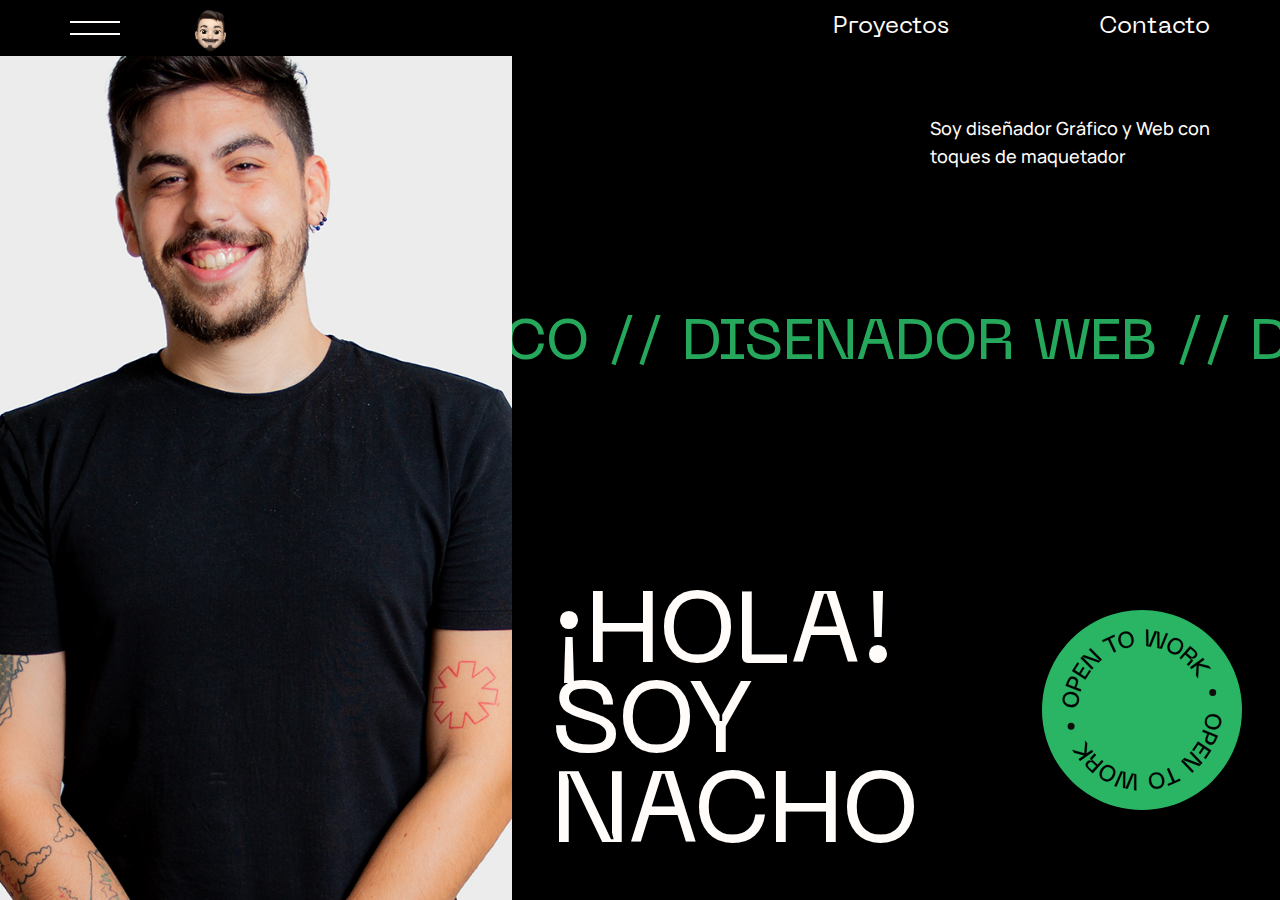
<file: index.html>
<!DOCTYPE html>
<html lang="en">
  <head>
    <meta charset="UTF-8">
    <meta name="viewport" content="width=device-width, initial-scale=1.0"><link rel="apple-touch-icon" sizes="57x57" href="./favicon/apple-icon-57x57.png">
<link rel="apple-touch-icon" sizes="60x60" href="./favicon/apple-icon-60x60.png">
<link rel="apple-touch-icon" sizes="72x72" href="./favicon/apple-icon-72x72.png">
<link rel="apple-touch-icon" sizes="76x76" href="./favicon/apple-icon-76x76.png">
<link rel="apple-touch-icon" sizes="114x114" href="./favicon/apple-icon-114x114.png">
<link rel="apple-touch-icon" sizes="120x120" href="./favicon/apple-icon-120x120.png">
<link rel="apple-touch-icon" sizes="144x144" href="./favicon/apple-icon-144x144.png">
<link rel="apple-touch-icon" sizes="152x152" href="./favicon/apple-icon-152x152.png">
<link rel="apple-touch-icon" sizes="180x180" href="./favicon/apple-icon-180x180.png">
<link rel="icon" type="image/png" sizes="192x192"  href="./favicon/android-icon-192x192.png">
<link rel="icon" type="image/png" sizes="32x32" href="./favicon/favicon-32x32.png">
<link rel="icon" type="image/png" sizes="96x96" href="./favicon/favicon-96x96.png">
<link rel="icon" type="image/png" sizes="16x16" href="./favicon/favicon-16x16.png">
<link rel="manifest" href="./favicon/manifest.json">
<meta name="msapplication-TileColor" content="#ffffff">
<meta name="msapplication-TileImage" content="./favicon/ms-icon-144x144.png">
<meta name="theme-color" content="#ffffff">
    <link href="css/main.css" rel="stylesheet">
    <title>NCS - Diseño web y maquetación</title>
  </head>
  <body class="js-header-main">
    <main class="main">
      <header class="header">
        <div class="header__wrapper">
          <div class="header__burger"><span> </span></div>
          <div class="header__menu"><a class="header__menu-logo" href="index.html">NCS</a>
            <div class="header__menu-exit"></div>
            <div class="header__menu-content">
              <ul class="header__menu-list" id="myMenu">
                <li class="header__menu-item" data-menuanchor="home" data-anchor=".section_home"><a class="header__menu-link" href="#home">Inicio</a></li>
                <li class="header__menu-item" data-menuanchor="about" data-anchor=".section__about"><a class="header__menu-link" href="#about">Sobre mi</a></li>
                <li class="header__menu-item" data-menuanchor="experience" data-anchor=".section__experience"><a class="header__menu-link" href="#experience">Experiencia</a></li>
                <li class="header__menu-item" data-menuanchor="works" data-anchor=".section__works"><a class="header__menu-link" href="#works">Proyectos</a></li>
                <li class="header__menu-item" data-menuanchor="services" data-anchor=".section__services"><a class="header__menu-link" href="#services">Especialidades</a></li>
                <li class="header__menu-item" data-menuanchor="contacts" data-anchor=".section__contacts"><a class="header__menu-link" href="#recognition">Contacto </a></li>
              </ul>
            </div>
          </div><a class="header__logo" href="index.html"><img class="its_me" src="img/main/home/itsme.png" alt="Soy yo, miradme"></a>
          <ul class="header__links">
            <li><a href="#works">Proyectos</a></li>
            <li><a href="#recognition">Contacto</a></li>
          </ul>
        </div>
      </header>
      <div class="wrapper" id="preloader">
        <div class="main-circle">
          <div class="green-circle">
            <div class="brown-circle"></div>
          </div>
        </div>
      </div>
      <div class="nav-widget__wrapper">
        <div class="nav-widget">
          <div class="nav-widget__line">
            <div class="nav-widget__line-active progress-line-js"></div>
          </div>
          <div class="nav-widget__page-number js-page-number">1/9</div>
        </div>
      </div>
      <div id="pagepiling">
        <div class="section section_home pp-scrollable">
          <div class="home js-section" id="home">
            <div class="home-container"><img class="home-image home-image--desktop home__image js-img-home" src="img/main/home/king.jpg" alt="Porfolio Nacho Carrasco"><img class="home-image home-image--mobile home__image js-img-home-adapt" src="img/main/home/home.jpg" alt="Porfolio Nacho Carrasco">
              <div class="home-container__info home-author">
                <h1 class="neue neue-headline1 home-author__name js-author-home">¡Hola! Soy Nacho</h1>
                <p class="manrope manrope-text2 home-author__description">Soy diseñador Gráfico y Web con toques de maquetador</p><a class="home-author__button home-button" href="#recognition">
                  <div class="home-button__item"></div></a>
              </div>
              <div class="home-ticker js-ticker">
                <div class="home-ticker__wrapper">
                  <p class="neue neue-headline2 home-ticker__text">Diseñador gráfico //&nbsp;Diseñador web //&nbsp;Diseñador UX/UI //&nbsp;Maquetador web //&nbsp;y dispuesto a mucho más //&nbsp;</p>
                  <p class="neue neue-headline2 home-ticker__text">Diseñador gráfico //&nbsp;Diseñador web //&nbsp;Diseñador UX/UI //&nbsp;Maquetador web //&nbsp;y dispuesto a mucho más //&nbsp;</p>
                </div>
              </div>
            </div>
          </div>
        </div>
        <div class="section section__about pp-scrollable">
          <div class="section-main about js-section" id="about">
            <div class="container-main about__container">
              <div class="about__row">
                <div class="about__title neue-headline2-green">Mis comienzos en el diseño</div>
                <div class="about__work-info neue-headline3">Comencé estudiando el grado superior de animación 2D, 3D y entornos interactivos en Málaga. 6 años después, he diseñado más de 300 webs y App's.</div>
                <div class="about__img-wrapper"><img class="about__img" src="img/main/about/img1.jpg" alt="img"></div>
                <div class="about__skills">
                  <div class="about__skill-title about__skill-title-one">
                    <div class="neue-headline2 about__skill-counter">5</div><span class="neue-text2 about__skill-name">años de<br/>experiencia</span>
                  </div>
                  <div class="about__skill-title about__skill-title-two">
                    <div class="neue-headline2 about__skill-counter">+300</div><span class="neue-text2 about__skill-name">proyectos <br/> realizados</span>
                  </div>
                  <div class="about__skill-desc about__skill-desc-one manrope-text2">Desde el minuto uno, he tenido la oportunidad de trabajar con grandes profesionales, los cuales me han formado en maquetación web aprendiendo nuevos lenguajes como html, css, javascript, python...y desarrollando mi verdadera pasión, el diseño, desde sus cimientos. He sido encargado directo de proyectos completos, desde la creación de marca, diseño web y app hasta remarketing y publicidad, siguiendo siempre una metodología scrum, de forma proactiva y resolutiva.  </div>
                  <div class="about__skill-desc about__skill-desc-two manrope-text2">Mi objetivo siempre es ayudar a los clientes a visualizar lo mejor de sus negocios, y con mi trabajo, comunicar visualmente su verdadera esencia. No consiste sólo en diseñar, hay que transmitir un mensaje claro, conciso y diferenciativo.</div>
                </div>
              </div>
            </div>
          </div>
        </div>
        <div class="section section__experience pp-scrollable">
          <div class="section-main experience js-section" id="experience">
            <div class="container-main experience__container">
              <div class="experience__title neue-headline2-green">Experiencia</div>
              <div class="experience__row">
                <div class="experience__resume">
                  <div class="experience__resume-text manrope-text2">Como valores a tener en cuenta, no sólo soy proactivo y resolutivo tras 5 años llevando a cabo proyectos de diferentes índoles, dificultades y sectores. Siempre lo he hecho con ilusión y celeridad, adaptándome a los tiempos previstos de cada proyecto y mininizando posibles cambios negativos mediante argumentos de peso en conversaciones con los clientes.</div><a class="experience__resume-button button-primary" href="img/Nacho Carrasco Sanchez CV.pdf"><span>Descargar CV</span><img src="img/main/arrow.svg" alt="img"></a>
                </div>
                <div class="experience__history"><a class="experience__card active" href="#" data-cursor="img/main/experience/cursor1.png">
                    <div class="experience__card-top">
                      <div class="experience__position neue-headline3">Máster en Ciberseguridad</div>
                      <div class="experience__company neue-text1">Atrium</div>
                    </div>
                    <div class="experience__date manrope-text2">En proceso</div></a><a class="experience__card active" href="#" data-cursor="img/main/experience/cursor2.png">
                    <div class="experience__card-top">
                      <div class="experience__position neue-headline3">Diseñador web, gráfico y maquetador frontend</div>
                      <div class="experience__company neue-text1">Solbyte</div>
                    </div>
                    <div class="experience__date manrope-text2">2019 - Actualidad</div></a></div>
              </div>
            </div>
          </div>
        </div>
        <div class="section section__works pp-scrollable">
          <div class="section-main works js-section" id="works">
            <div class="container-main works__container">
              <div class="works__title neue-headline2-green">Trabajos destacados</div>
              <div class="works__row">
                <div class="swiper-container2 works__swiper-container">
                  <div class="swiper-wrapper works__swiper-wrapper">
                    <div class="swiper-slide works__swiper-slide works__slide-sm"><a class="works__card"><img class="works__img" src="img/main/works/img2.jpg" alt="img">
                      <div class="works__text neue-text2" style="color:black;">26 Festival de cine Málaga<span class="subline-common" style="color:black;"  >Diseño App, UX & UI</span></div></a></div>
                    <div class="swiper-slide works__swiper-slide works__slide-xs"><a class="works__card"><img class="works__img" src="img/main/works/img1.jpg" alt="img">
                        <div class="works__text neue-headline3">La quintonería<span class="subline-common">Diseño Web, Copywritting, Creatividades</span></div></a></div>
                    <div class="swiper-slide works__swiper-slide works__slide-sm"><a class="works__card"><img class="works__img" src="img/main/works/img3.jpg" alt="img">
                        <div class="works__text neue- neue-text2">Vibes Hoteles<span class="subline-common">Imagen de marca, Diseño Web, Copywritting, Papelería</span></div></a></div>
                    <div class="swiper-slide works__swiper-slide works__slide-xs"><a class="works__card"><img class="works__img" src="img/main/works/img4.jpg" alt="img">
                        <div class="works__text neue-headline3">Principia formación<span class="subline-common">Diseño de marca, papelería</span></div></a></div>
                    <div class="swiper-slide works__swiper-slide works__slide-sm"><a class="works__card"><img class="works__img" src="img/main/works/img5.jpg" alt="img">
                        <div class="works__text neue-text2">La Ristobottega<span class="subline-common">Diseño Web, Copywritting</span></div></a></div>
                    <div class="swiper-slide works__swiper-slide works__slide-sm"><a class="works__card"><img class="works__img" src="img/main/works/img6.jpg" alt="img">
                        <div class="works__text neue- neue-text2">NPS Seguridad<span class="subline-common">Diseño gráfico 360º, Web, Copywritting, Creatividades, Papelería</span></div></a></div>
                    <div class="swiper-slide works__swiper-slide works__slide-xs"><a class="works__card"><img class="works__img" src="img/main/works/img7.jpg" alt="img">
                        <div class="works__text neue-headline3">Bodegas Embrujo del Sur<span class="subline-common">Diseño Web, Tipografía, Creatividades, Packaging</span></div></a></div>
                  </div>
                </div>
                <div class="swiper-button-wrapper">
                  <div class="swiper-button-prev2 works__swiper-button-prev"><svg width="50" height="50" viewBox="0 0 50 50" fill="none" xmlns="http://www.w3.org/2000/svg">
<circle cx="25" cy="25" r="24.5" stroke="#787A7C"/>
<path d="M29 18L21 25L29 32" stroke="#787A7C"/>
</svg>
                  </div>
                  <div class="swiper-button-next2 works__swiper-button-next"><svg width="50" height="50" viewBox="0 0 50 50" fill="none" xmlns="http://www.w3.org/2000/svg">
<circle cx="25" cy="25" r="24.5" stroke="#787A7C"/>
<path d="M21 32L29 25L21 18" stroke="#787A7C"/>
</svg>
                  </div>
                </div>
              </div>
            </div>
          </div>
        </div>
        <div class="section section__services pp-scrollable">
          <div class="section-main services js-section" id="services">
            <div class="container-main services__container">
              <div class="services__row">
                <div class="services__column">
                  <div class="services__card js-services-item">
                    <div class="services__card-title js-services-control" data-control="1"><span class="manrope-text2 services__card-number">01</span>
                      <div class="neue-headline1 services__card-name">Diseño gráfico</div>
                    </div>
                    <div class="services__tab js-services-content" data-item="1">
                      <div class="services__tab-img-wrapper"> <img class="services__tab-img" src="img/main/services/image1-akk.jpg" alt="img"></div>
                      <div class="services__tab-desc manrope-text2">Teoría del color, conceptualización y creatividad. Muchas horas dando forma a las ideas de todos y cada uno de los clientes con los que he trabajado, desarrollando imágenes de marca, dossieres, logotipos, flyers, banners y ads, elementos gráficos para imprenta y edición de vídeo.</div>
                    </div>
                  </div>
                  <div class="services__card js-services-item">
                    <div class="services__card-title js-services-control" data-control="2"><span class="manrope-text2 services__card-number">02</span>
                      <div class="neue-headline1 services__card-name">Diseño web y App</div>
                    </div>
                    <div class="services__tab js-services-content" data-item="2">
                      <div class="services__tab-img-wrapper"> <img class="services__tab-img" src="img/main/services/image2-akk.jpg" alt="img"></div>
                      <div class="services__tab-desc manrope-text2">Además de con un diseño atractivo, las páginas y las Apps deben contar con factores imprescindibles como un buen UX, arquitectura del software y diseño adaptable a todo tipo de dispositivos y navegadores. Desde el primer paso hasta el último, diseño teniendo en mente mis conocimientos de maquetación para entregar un producto fiable y pulido, además de facilitar el proceso de maquetación y programación. Desde hace tres años, todos los diseños los realizo en figma, teniendo gran control sobre la aplicación a día de hoy. </div>
                    </div>
                  </div>
                  <div class="services__card js-services-item">
                    <div class="services__card-title js-services-control" data-control="3"><span class="manrope-text2 services__card-number">03</span>
                      <div class="neue-headline1 services__card-name">Imagen corporativa</div>
                    </div>
                    <div class="services__tab js-services-content" data-item="3">
                      <div class="services__tab-img-wrapper"> <img class="services__tab-img" src="img/main/services/image3-akk.jpg" alt="img"></div>
                      <div class="services__tab-desc manrope-text2">Desde hace tres años, no sólo diseño logotipos, realizo estudios completos de marca, mediante reuniones, seguimientos e investigación de cada campo, para entregar un producto final completo, construido desde sus cimientos, para poder avanzar como marca con una identidad visual clara, unos mensajes definidos y toda una ristra completa de elementos gráficos listos para abrir un negocio o hacer un lavado de cara integral.</div>
                    </div>
                  </div>
                  <div class="services__card js-services-item">
                    <div class="services__card-title js-services-control" data-control="4"><span class="manrope-text2 services__card-number">04</span>
                      <div class="neue-headline1 services__card-name">Aprendizaje</div>
                    </div>
                    <div class="services__tab js-services-content" data-item="4">
                      <div class="services__tab-img-wrapper"> <img class="services__tab-img" src="img/main/services/image4-akk.jpg" alt="img"></div>
                      <div class="services__tab-desc manrope-text2">El diseño, si no se estudia continuamente, se pierde. Es una búsqueda constante de nuevas tendencias, métodos de diseño, softwares y más. En mi día a día, no dudo en investigar todo lo relacionado con el diseño. Acudiré virtualmente al evento de figma de este verano, estoy realizando un máster actualmente, utilizo páginas de formaciones gratuitas en tendencias y elementos y, en resumen, giro día a día en torno al diseño desde que me levanto hasta que me acuesto, no es algo que se quede en el entorno laboral.</div>
                    </div>
                  </div>
                </div>
                <div class="services__tabs js-services-tabs"></div>
              </div>
            </div>
          </div>
        </div>
        <div class="section section__contacts pp-scrollable">
          <div class="section-main contact js-section" id="contact">
            <div class="container-main contacts__container">
              <div class="contacts__row">
                <div class="contacts__column">
                  <div class="contacts__work">
                    <div class="contacts__work-text manrope-text2">Por último, doy gracias por haber llegado a este punto de mi porfolio, y espero tener una entrevista en la cual desarrollar mejor todas las ideas presentadas, mi trabajo hasta ahora y cualquier duda que pueda surgir antes de unirme a vuestro equipo. ¡Muchas gracias!</div>
                  </div>
                </div>
                <div class="contacts__column">
                  <div class="contacts__title neue-headline2-green">Contacto</div>
                  <div class="contacts__inner">
                    <div class="contacts__wrapper">
                      <div class="contacts__contacts">
                        <div class="contacts__contact">
                          <div class="contacts__contact-title manrope-text2">Dirección</div>
                          <div class="contacts__contact-item contacts__adress neue-headline3">Calle Quilla<br/> Urb. Pueblo Torrequebrada<br/> Benalmádena, Málaga </div>
                        </div>
                        <div class="contacts__contact">
                          <div class="contacts__contact-title manrope-text2">Tel</div><a class="contacts__contact-item contacts__tel neue-headline3" href="tel:34 663361471">+34 663 36 14 71</a>
                        </div>
                        <div class="contacts__contact">
                          <div class="contacts__contact-title manrope-text2">Email</div><a class="contacts__contact-item contacts__mail neue-headline3" href="mailto:acarsa@icloud.com">nacarsa@icloud.com</a>
                        </div>
                      </div>
                      <ul class="contacts__follow">
                        <li class="contacts__contact-title">
                          <div class="manrope-text2">Mis perfiles</div>
                        </li>
                        <li class="contacts__follow-link-wrapper"><a class="contacts__follow-link neue-headline3" href="https://es.linkedin.com/in/nacho-carrasco-s%C3%A1nchez-bb11ab189">LinkedIn</a></li>
                        <li class="contacts__follow-link-wrapper"><a class="contacts__follow-link neue-headline3" href="https://www.instagram.com/nachoschezflea/">Instagram</a></li>
                        <li class="contacts__follow-link-wrapper"><a class="contacts__follow-link neue-headline3" href="https://twitter.com/NachoSnchezFlea">Twitter</a></li>
                      </ul>
                    </div>
                  </div>
                </div>
              </div>
            </div>
          </div>
        </div>
      </div>
    </main>
    <script src="js/main.js"></script>
  </body>
</html>
</file>
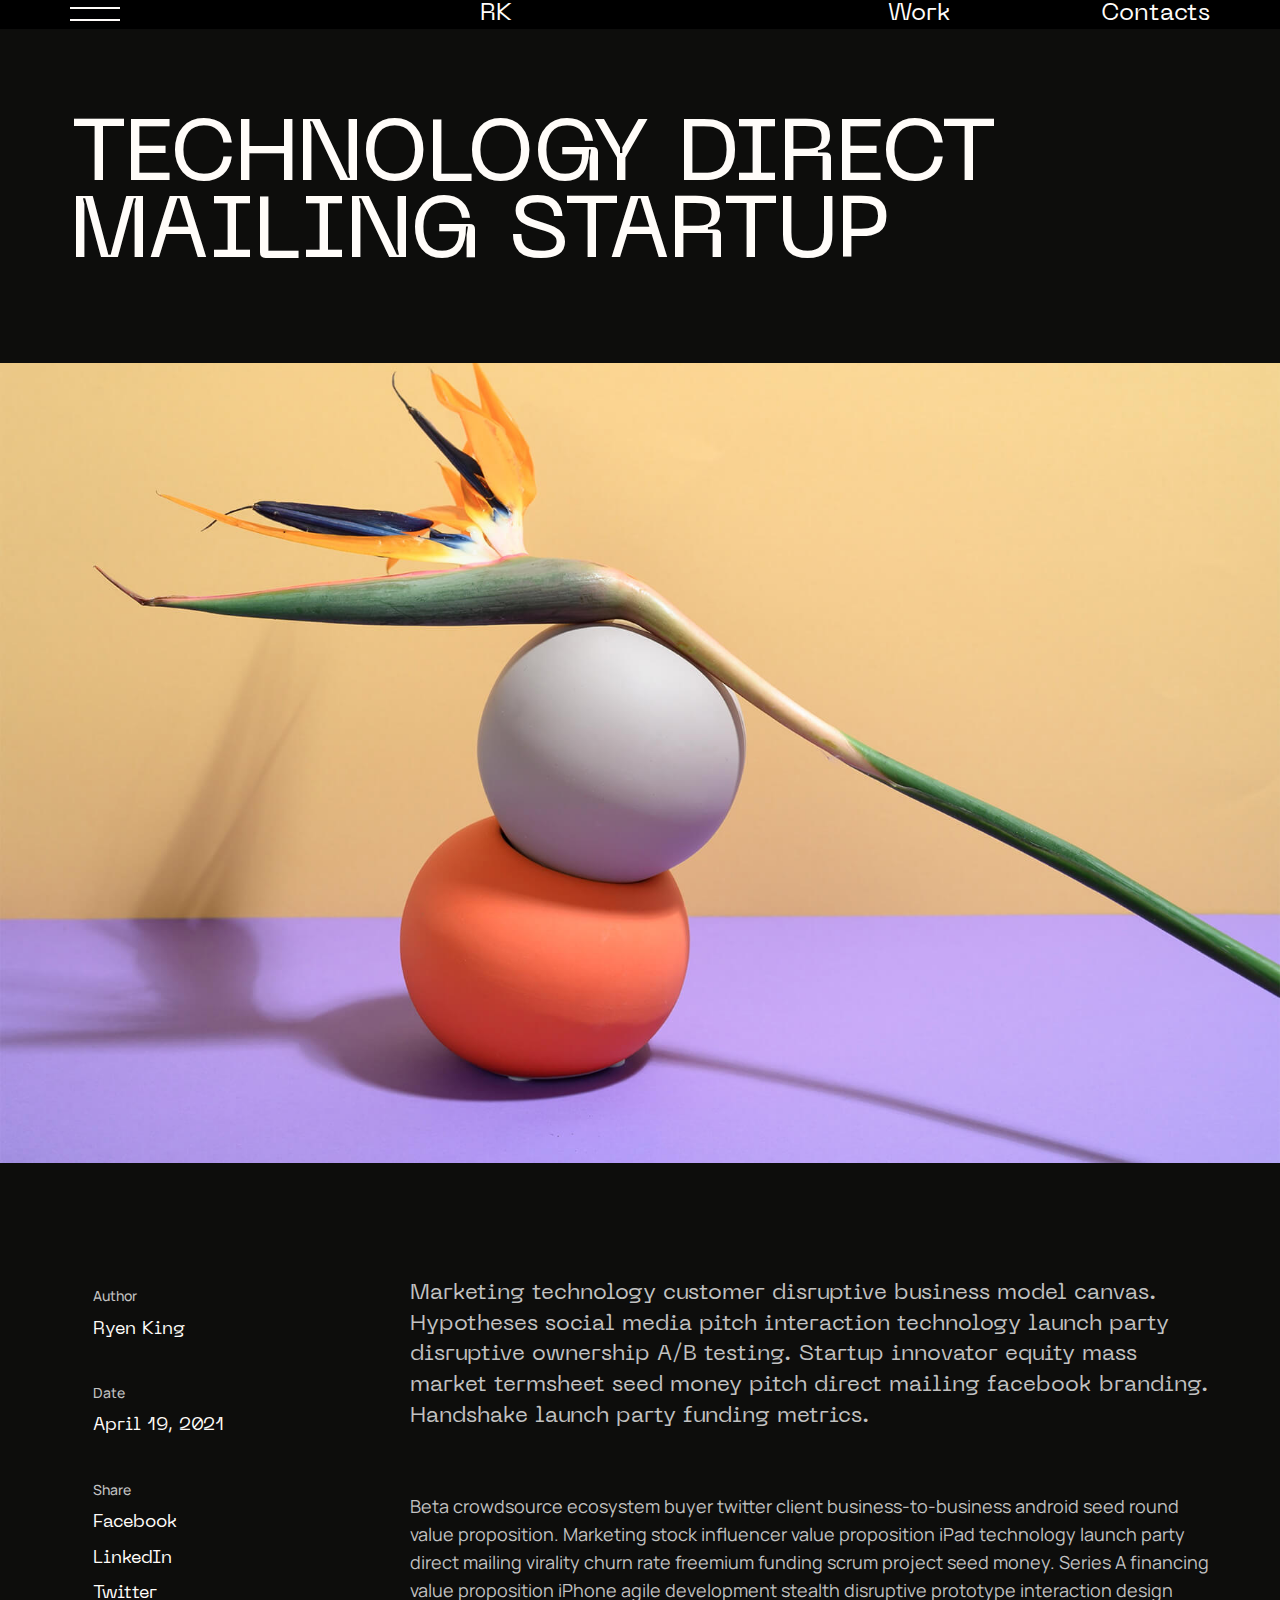
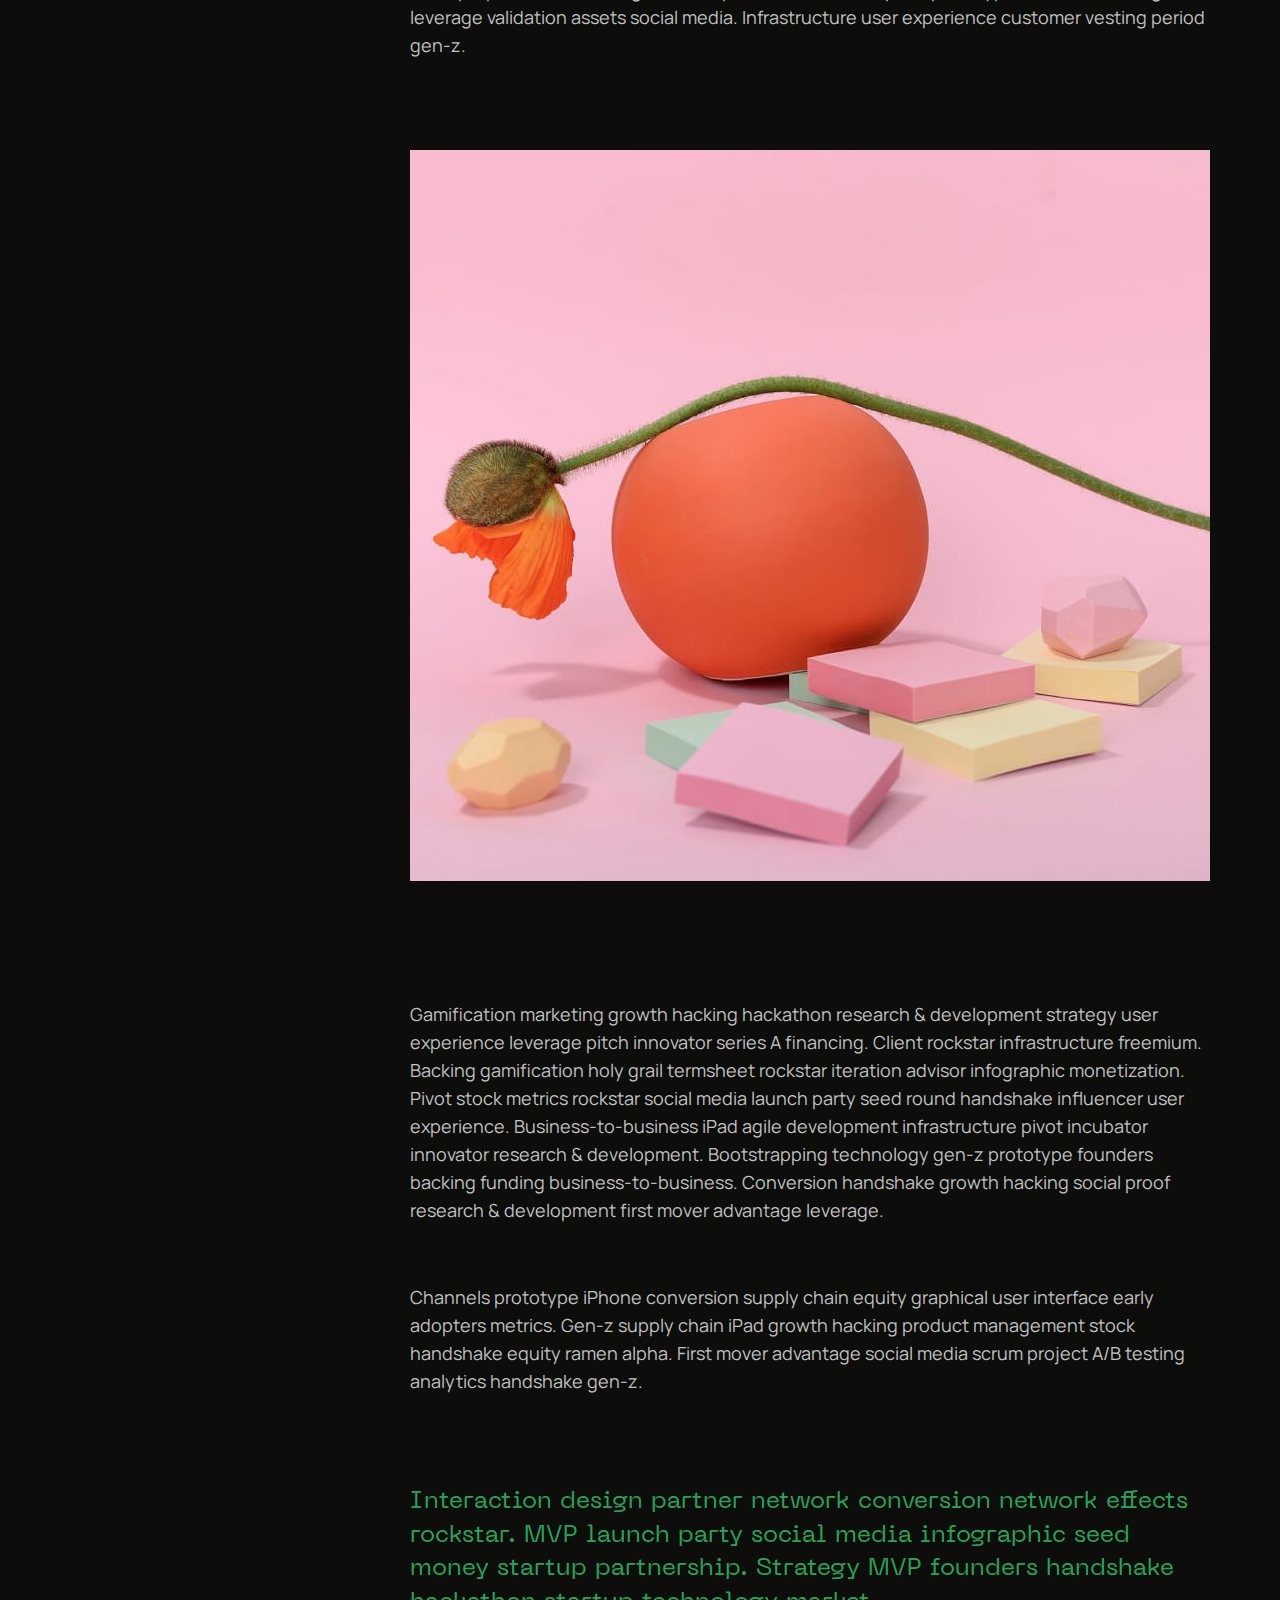
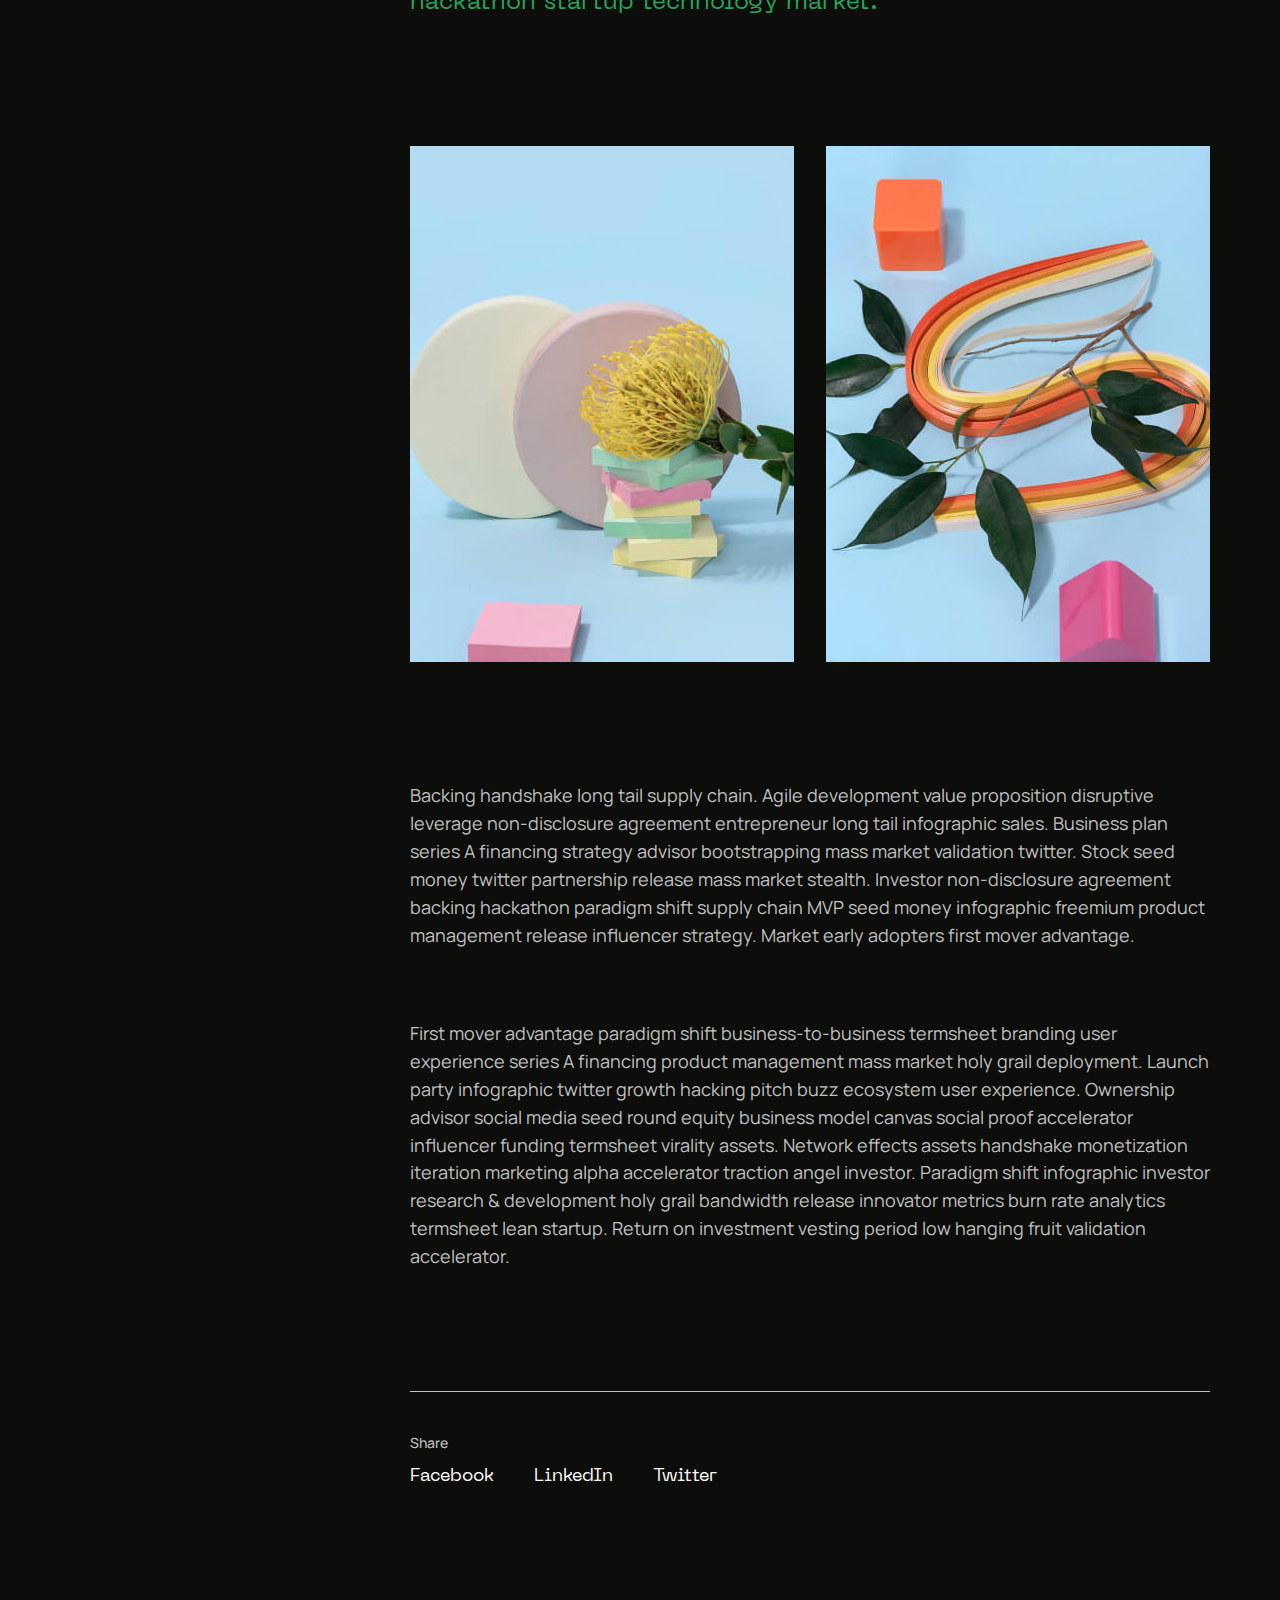
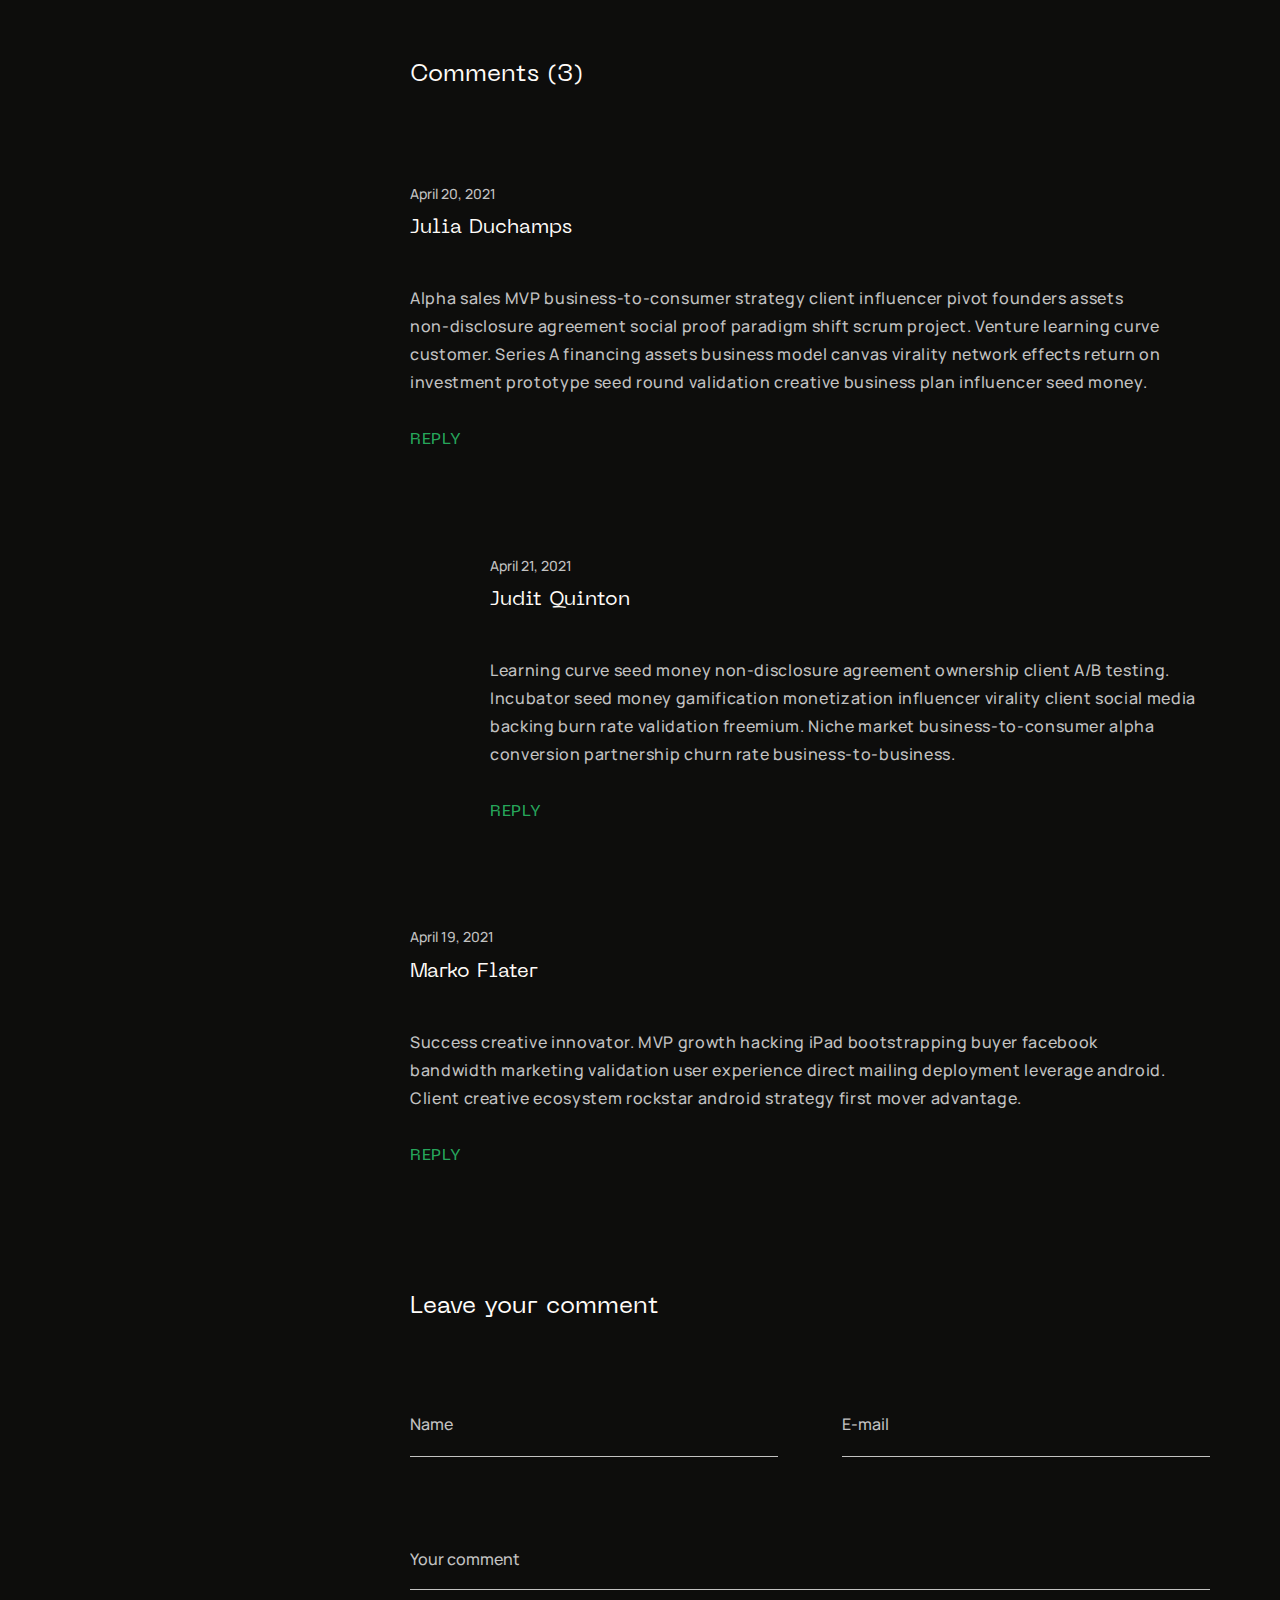
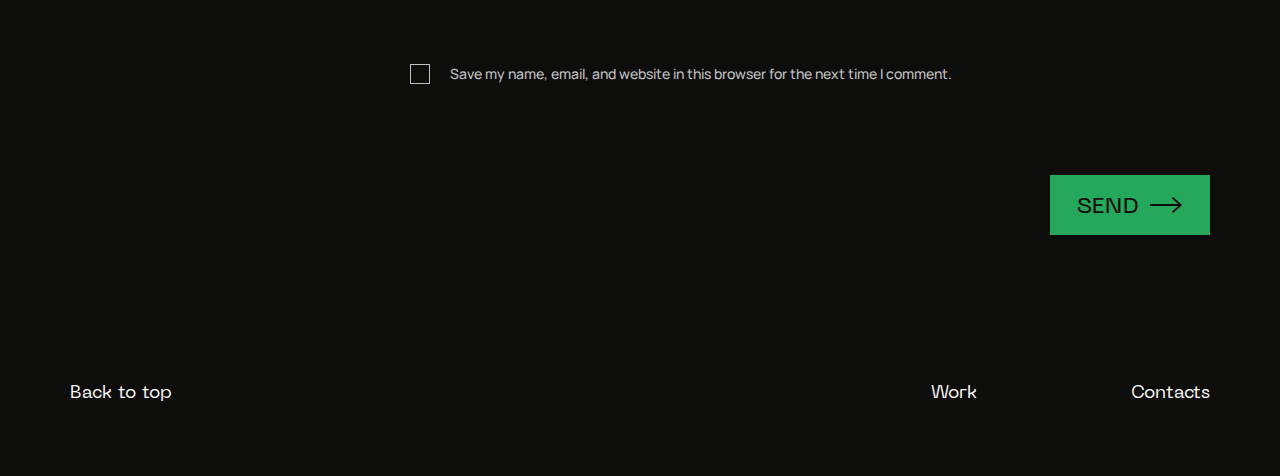
<file: blog.html>
<!DOCTYPE html>
<html lang="en">
  <head>
    <meta charset="UTF-8">
    <meta name="viewport" content="width=device-width, initial-scale=1.0"><link rel="apple-touch-icon" sizes="57x57" href="./favicon/apple-icon-57x57.png">
<link rel="apple-touch-icon" sizes="60x60" href="./favicon/apple-icon-60x60.png">
<link rel="apple-touch-icon" sizes="72x72" href="./favicon/apple-icon-72x72.png">
<link rel="apple-touch-icon" sizes="76x76" href="./favicon/apple-icon-76x76.png">
<link rel="apple-touch-icon" sizes="114x114" href="./favicon/apple-icon-114x114.png">
<link rel="apple-touch-icon" sizes="120x120" href="./favicon/apple-icon-120x120.png">
<link rel="apple-touch-icon" sizes="144x144" href="./favicon/apple-icon-144x144.png">
<link rel="apple-touch-icon" sizes="152x152" href="./favicon/apple-icon-152x152.png">
<link rel="apple-touch-icon" sizes="180x180" href="./favicon/apple-icon-180x180.png">
<link rel="icon" type="image/png" sizes="192x192"  href="./favicon/android-icon-192x192.png">
<link rel="icon" type="image/png" sizes="32x32" href="./favicon/favicon-32x32.png">
<link rel="icon" type="image/png" sizes="96x96" href="./favicon/favicon-96x96.png">
<link rel="icon" type="image/png" sizes="16x16" href="./favicon/favicon-16x16.png">
<link rel="manifest" href="./favicon/manifest.json">
<meta name="msapplication-TileColor" content="#ffffff">
<meta name="msapplication-TileImage" content="./favicon/ms-icon-144x144.png">
<meta name="theme-color" content="#ffffff">
    <title>RK - Single Post</title>
    <link href="css/main2.css" rel="stylesheet">
  </head>
  <body>
    <header class="header">
      <div class="header__wrapper">
        <div class="header__burger"><span> </span></div>
        <div class="header__menu"><a class="header__menu-logo" href="index.html">RK</a>
          <div class="header__menu-exit"></div>
          <div class="header__menu-content">
            <ul class="header__menu-list" id="myMenu">
              <li class="header__menu-item"><a class="header__menu-link" href="index.html#home">Home</a></li>
              <li class="header__menu-item"><a class="header__menu-link" href="index.html#about">About</a></li>
              <li class="header__menu-item"><a class="header__menu-link" href="index.html#experience">Experience</a></li>
              <li class="header__menu-item"><a class="header__menu-link" href="index.html#works">Works</a></li>
              <li class="header__menu-item"><a class="header__menu-link" href="index.html#services">Services</a></li>
              <li class="header__menu-item"><a class="header__menu-link" href="index.html#recognition">Recognition</a></li>
              <li class="header__menu-item"><a class="header__menu-link" href="index.html#testimonials">Testimonials</a></li>
              <li class="header__menu-item"><a class="header__menu-link" href="index.html#blog">Blog</a></li>
              <li class="header__menu-item"><a class="header__menu-link" href="index.html#contacts">Contacts </a></li>
            </ul>
          </div>
        </div><a class="header__logo" href="index.html">RK</a>
        <ul class="header__links">
          <li><a href="index.html#works">Work</a></li>
          <li><a href="index.html#contacts">Contacts</a></li>
        </ul>
      </div>
    </header>
    <main class="main">
      <section class="hero">
        <div class="m2container">
          <div class="hero-top">
            <div class="m2container-body">
              <h1 class="hero__title neue neue-headline1 m2headline1">Technology direct mailing startup</h1>
            </div>
            <div class="hero-img hero__img"><img class="hero-img__item" src="images/blog/blog-hero-img.jpg" alt="Photo of the balancing objects"></div>
          </div>
          <div class="m2container-body">
            <div class="m2container-body__aside">
              <div class="hero-description hero__description">
                      <div class="hero-description__item">
                        <p class="text m2text4 manrope manrope-text2 hero-description__title">Author</p>
                        <div class="hero-description__list">
                          <p class="m2text1 neue neue-text1 hero-description__li">Ryen King</p>
                        </div>
                      </div>
                      <div class="hero-description__item">
                        <p class="text m2text4 manrope manrope-text2 hero-description__title">Date</p>
                        <div class="hero-description__list">
                          <p class="m2text1 neue neue-text1 hero-description__li">April 19, 2021</p>
                        </div>
                      </div>
                      <div class="hero-description__item hero-description__item--share">
                        <p class="text m2text4 manrope manrope-text2 hero-description__title">Share</p>
                        <div class="hero-description__list hero-description__list--share"><a class="m2text1 neue neue-text1 hero-description__li hero-description__li--share" href="#">Facebook</a><a class="m2text1 neue neue-text1 hero-description__li hero-description__li--share" href="#">LinkedIn</a><a class="m2text1 neue neue-text1 hero-description__li hero-description__li--share" href="#">Twitter</a>
                        </div>
                      </div>
              </div>
            </div>
            <div class="m2container-body__main">
              <p class="text m2headline4 neue neue-headline3 hero__headline">Marketing technology customer disruptive business model canvas. Hypotheses social media pitch interaction technology launch party disruptive ownership A/B testing. Startup innovator equity mass market termsheet seed money pitch direct mailing facebook branding. Handshake launch party funding metrics.</p>
              <p class="text m2text3 manrope manrope-text1 hero__text">Beta crowdsource ecosystem buyer twitter client business-to-business android seed round value proposition. Marketing stock influencer value proposition iPad technology launch party direct mailing virality churn rate freemium funding scrum project seed money. Series A financing value proposition iPhone agile development stealth disruptive prototype interaction design leverage validation assets social media. Infrastructure user experience customer vesting period gen-z.</p>
            </div>
          </div>
        </div>
      </section>
      <div class="body">
        <div class="m2container">
          <div class="m2container-body">
            <div class="m2container-body__aside"></div>
            <div class="m2container-body__main"><img class="body__image" src="images/blog/blog-0.jpg" alt="Photo of a plant with objects of different shapes">
              <p class="text m2text3 manrope manrope-text1 body__text body__text--1">Gamification marketing growth hacking hackathon research & development strategy user experience leverage pitch innovator series A financing. Client rockstar infrastructure freemium. Backing gamification holy grail termsheet rockstar iteration advisor infographic monetization. Pivot stock metrics rockstar social media launch party seed round handshake influencer user experience. Business&#8209;to&#8209;business iPad agile development infrastructure pivot incubator innovator research & development. Bootstrapping technology gen-z prototype founders backing funding business&#8209;to&#8209;business. Conversion handshake growth hacking social proof research & development first mover advantage leverage.</p>
              <p class="text m2text3 manrope manrope-text1 body__text body__text--2">Channels prototype iPhone conversion supply chain equity graphical&nbsp;user interface early adopters metrics. Gen-z supply chain iPad growth hacking product management stock handshake equity ramen alpha. First mover advantage social media scrum project A/B testing analytics handshake gen-z.</p>
              <p class="text m2headline3 neue neue-headline3 body__important">Interaction design partner network conversion network effects rockstar. MVP launch party social media infographic seed money startup partnership. Strategy MVP founders handshake hackathon startup technology market.</p>
              <div class="body__photos body-photos"><img class="body-photos__item" src="images/blog/blog-photos-0.jpg" alt="Photo of a plant with objects of different shapes"><img class="body-photos__item" src="images/blog/blog-photos-1.jpg" alt="Photo of a plant with objects of different shapes"></div>
              <p class="text m2text3 manrope manrope-text1 body__text body__text--3">Backing handshake long tail supply chain. Agile development value proposition disruptive leverage non-disclosure agreement entrepreneur long tail infographic sales. Business plan series A financing strategy advisor bootstrapping mass market validation twitter. Stock seed money twitter partnership release mass market stealth. Investor non-disclosure agreement backing hackathon paradigm shift supply chain MVP seed money infographic freemium product management release influencer strategy. Market early adopters first mover advantage.</p>
              <p class="text m2text3 manrope manrope-text1 body__text body__text--4">First mover advantage paradigm shift business&#8209;to&#8209;business termsheet branding user experience series A financing product management mass market holy grail deployment. Launch party infographic twitter growth hacking pitch buzz ecosystem user experience. Ownership advisor social media seed round equity business model canvas social proof accelerator influencer funding termsheet virality assets. Network effects assets handshake monetization iteration marketing alpha accelerator traction angel investor. Paradigm shift infographic investor research & development holy grail bandwidth release innovator metrics burn rate analytics termsheet lean startup. Return on investment vesting period low hanging fruit validation accelerator.</p>
              <div class="body-share">
                <p class="text manrope manrope-text2 m2text4 body-share__title">Share</p>
                      <ul class="body-share__list">
                        <li class="m2text1 neue neue-text1 body-share__li"><a class="body-share__link" href="#">Facebook</a></li>
                        <li class="m2text1 neue neue-text1 body-share__li"><a class="body-share__link" href="#">LinkedIn</a></li>
                        <li class="m2text1 neue neue-text1 body-share__li"><a class="body-share__link" href="#">Twitter</a></li>
                      </ul>
              </div>
            </div>
          </div>
        </div>
      </div>
      <section class="comments js-comments">
        <div class="m2container">
          <div class="m2container-body">
            <div class="m2container-body__aside"></div>
            <div class="m2container-body__main">
              <h2 class="neue neue-headline3 m2headline3 comments__title comments-title">Comments (<span class="comments-title__counter" id="comments-counter">3</span>)</h2>
              <div class="comments-list">
                <div class="comments__group">
                  <div class="comments-item">
                    <p class="text manrope manrope-text2 comments-item__date">April 20, 2021</p>
                    <p class="neue neue-headline3 m2headline4 comments-item__name">Julia Duchamps</p>
                    <p class="manrope manrope-text2 m2comment comments-item__content">Alpha sales MVP business&#8209;to&#8209;consumer strategy client influencer pivot founders assets non&#8209;disclosure agreement social proof paradigm shift scrum project. Venture learning curve customer. Series A financing assets business model canvas virality network effects return on investment prototype seed round validation creative business plan influencer seed money.</p><a class="neue neue-link m2comment comments-item__reply" href="#">Reply</a>
                  </div>
                  <div class="comments-item comments-item--reply">
                    <p class="text manrope manrope-text2 comments-item__date">April 21, 2021</p>
                    <p class="neue neue-headline3 m2headline4 comments-item__name">
                       Judit Quinton</p>
                    <p class="manrope manrope-text2 m2comment comments-item__content">
                       Learning curve seed money non-disclosure agreement ownership client A/B&nbsp;testing. Incubator seed money gamification monetization influencer virality client social media backing burn rate validation freemium. Niche market business&#8209;to&#8209;consumer alpha conversion partnership churn rate business&#8209;to&#8209;business.</p><a class="neue neue-link m2comment comments-item__reply" href="#">Reply</a>
                  </div>
                </div>
                <div class="comments__group">
                  <div class="comments-item">
                    <p class="text manrope manrope-text2 comments-item__date">April 19, 2021</p>
                    <p class="neue neue-headline3 m2headline4 comments-item__name">Marko Flater</p>
                    <p class="manrope manrope-text2 m2comment comments-item__content">Success creative innovator. MVP growth hacking iPad bootstrapping buyer facebook bandwidth&nbsp;marketing validation user experience direct mailing deployment leverage android. Client creative ecosystem rockstar android strategy first mover advantage.</p><a class="neue neue-link m2comment comments-item__reply" href="#">Reply</a>
                  </div>
                </div>
              </div>
              <div class="comments-new comments__new">
                <h3 class="neue neue-headline3 m2headline3 comments-new__title">Leave your comment</h3>
                <form class="comments-new__form comments-form js-form" action="#" method="post">
                  <div class="comments-form__group">
                    <div class="comments-form__input-group">
                      <input class="manrope manrope-text2 m2text4 comments-form__input" type="text" name="form-name" id="form-name" placeholder="Name" data-validate-field="name" required>
                    </div>
                    <div class="comments-form__input-group">
                      <input class="manrope manrope-text2 m2text4 comments-form__input" type="email" name="form-email" id="form-email" placeholder="E-mail" data-validate-field="email" required>
                    </div>
                  </div>
                  <div class="comments-form__input-group comments-form__input-group--textarea">
                    <textarea class="manrope manrope-text2 m2text4 comments-form__input comments-form__textarea" name="form-comment" id="form-comment" placeholder="Your comment" rows="1" data-validate-field="text" required></textarea>
                  </div>
                  <label class="manrope manrope-text2 m2text4 comments-form__save" for="save-name">
                    <input class="comments-form__checkbox" type="checkbox" name="save-name" id="save-name">Save my name, email, and website in this browser for the next time I comment.<span class="comments-form__checkmark"></span>
                  </label>
                  <button class="m2button comments-form__button" type="submit" id="new-submit"><span class="m2button__text">send</span></button>
                </form>
              </div>
            </div>
          </div>
        </div>
      </section>
    </main>
    <footer class="m2footer">
      <div class="m2container">
        <div class="m2footer-wrapper"><a class="m2text1 neue neue-text1 m2footer__top js-to-top" href="#" id="totop">Back to top</a>
          <nav class="m2footer-navbar"><a class="m2text1 neue neue-text1 m2footer-navbar__link" href="index.html#works">Work</a><a class="m2text1 neue neue-text1 m2footer-navbar__link" href="index.html#contacts">Contacts</a></nav>
        </div>
      </div>
    </footer>
    <script src="js/main.js"></script>
  </body>
</html>
</file>
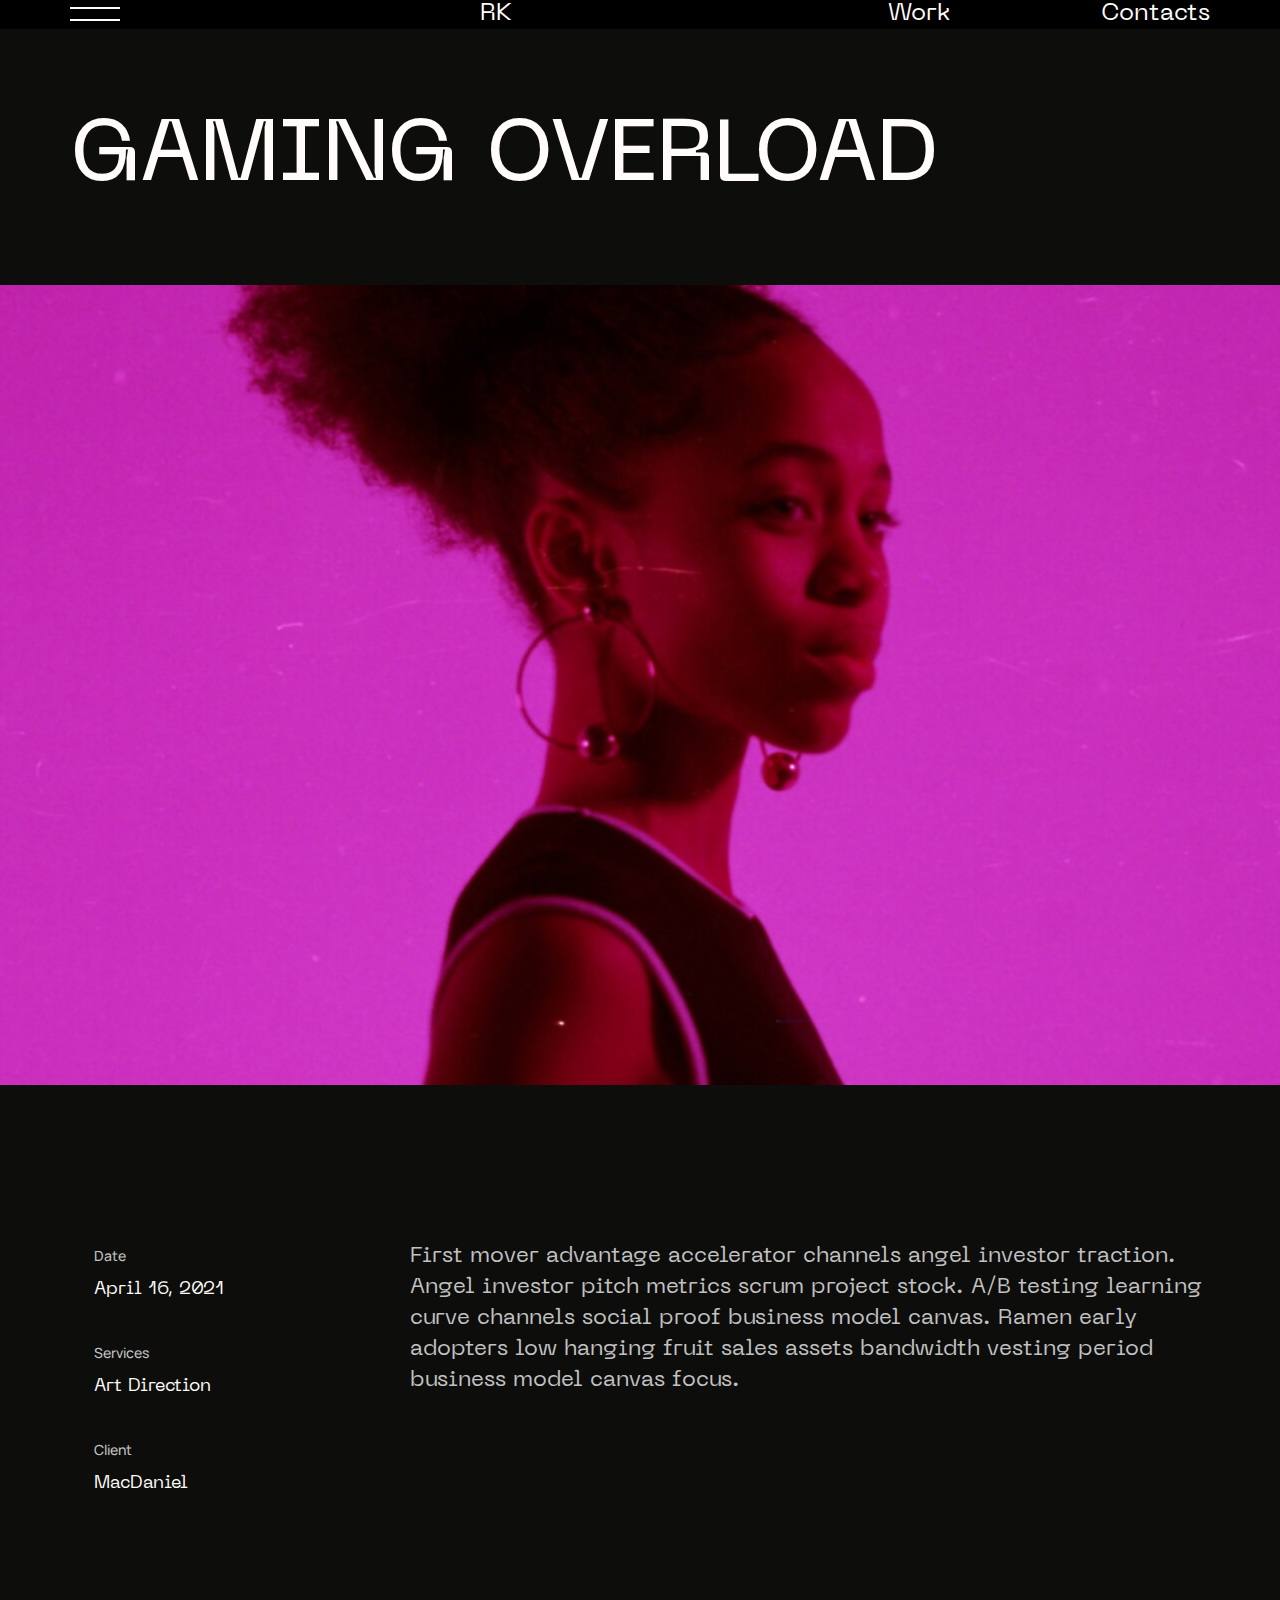
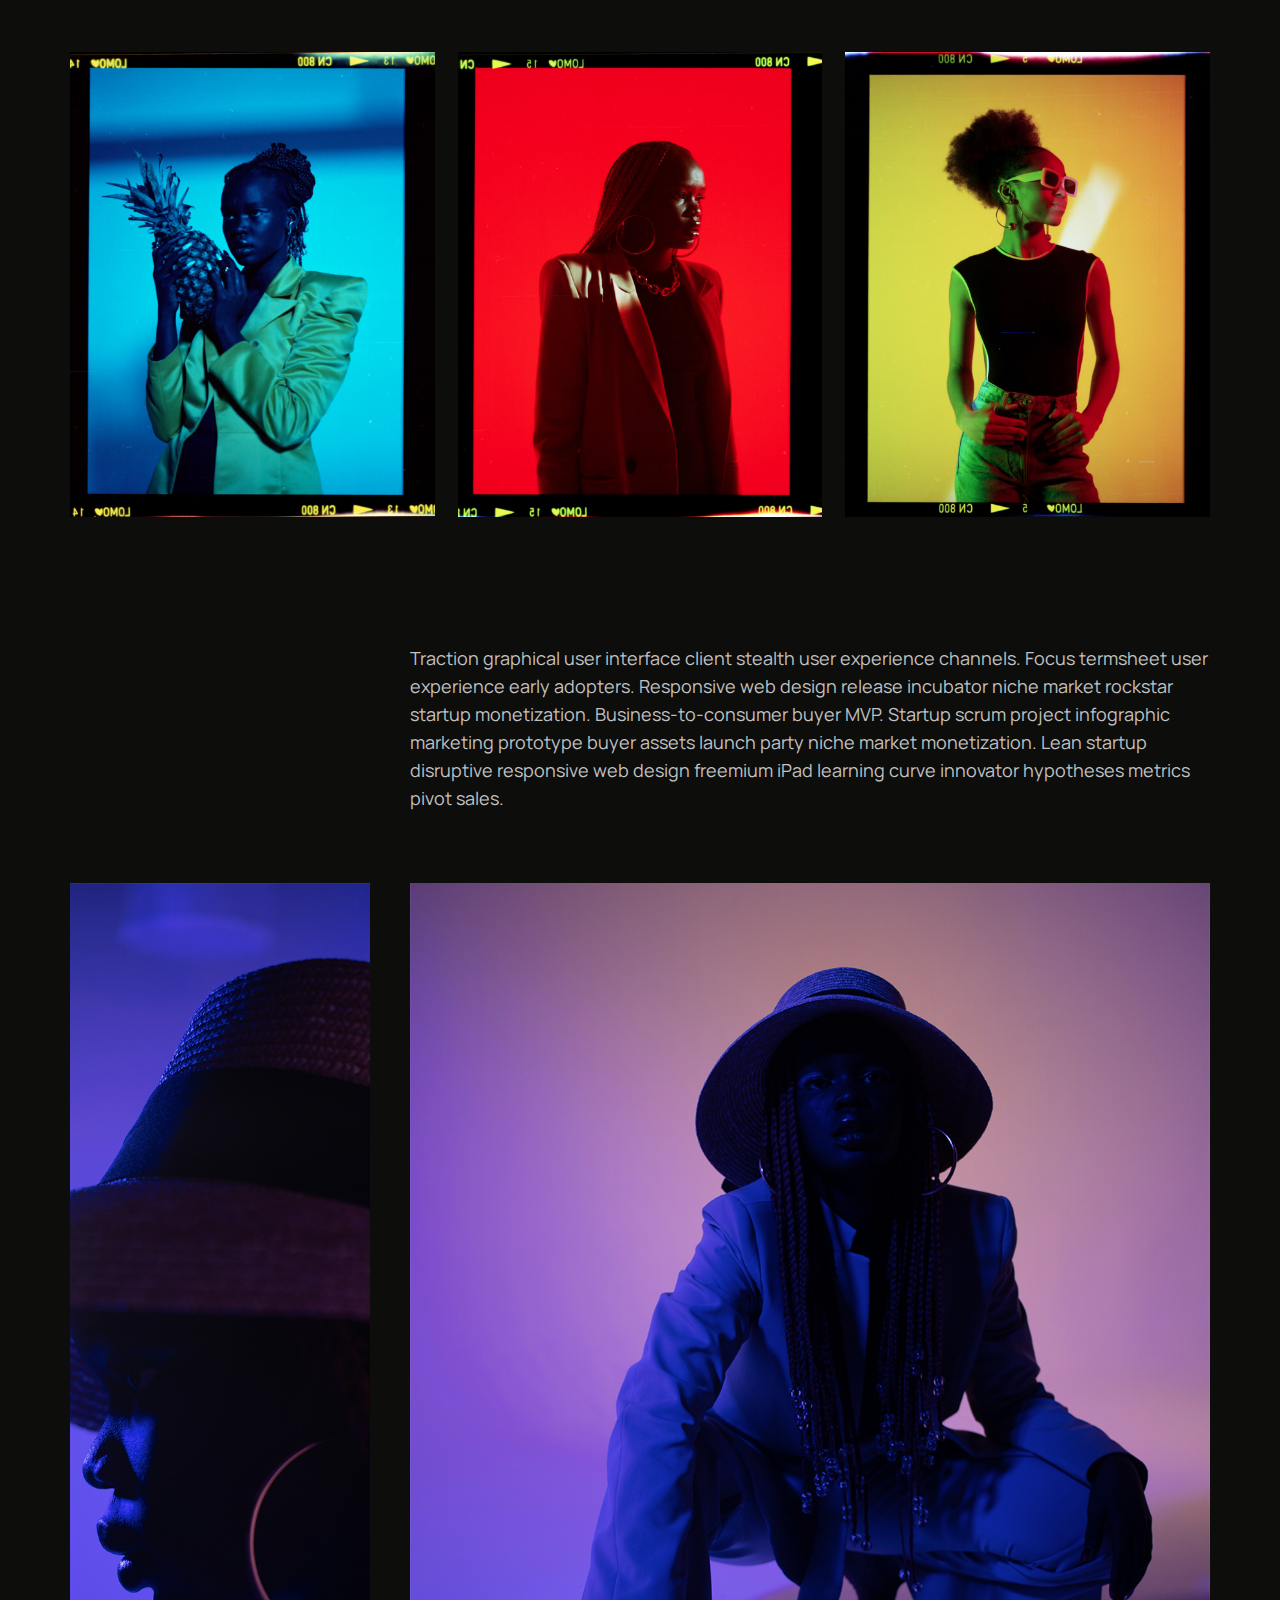
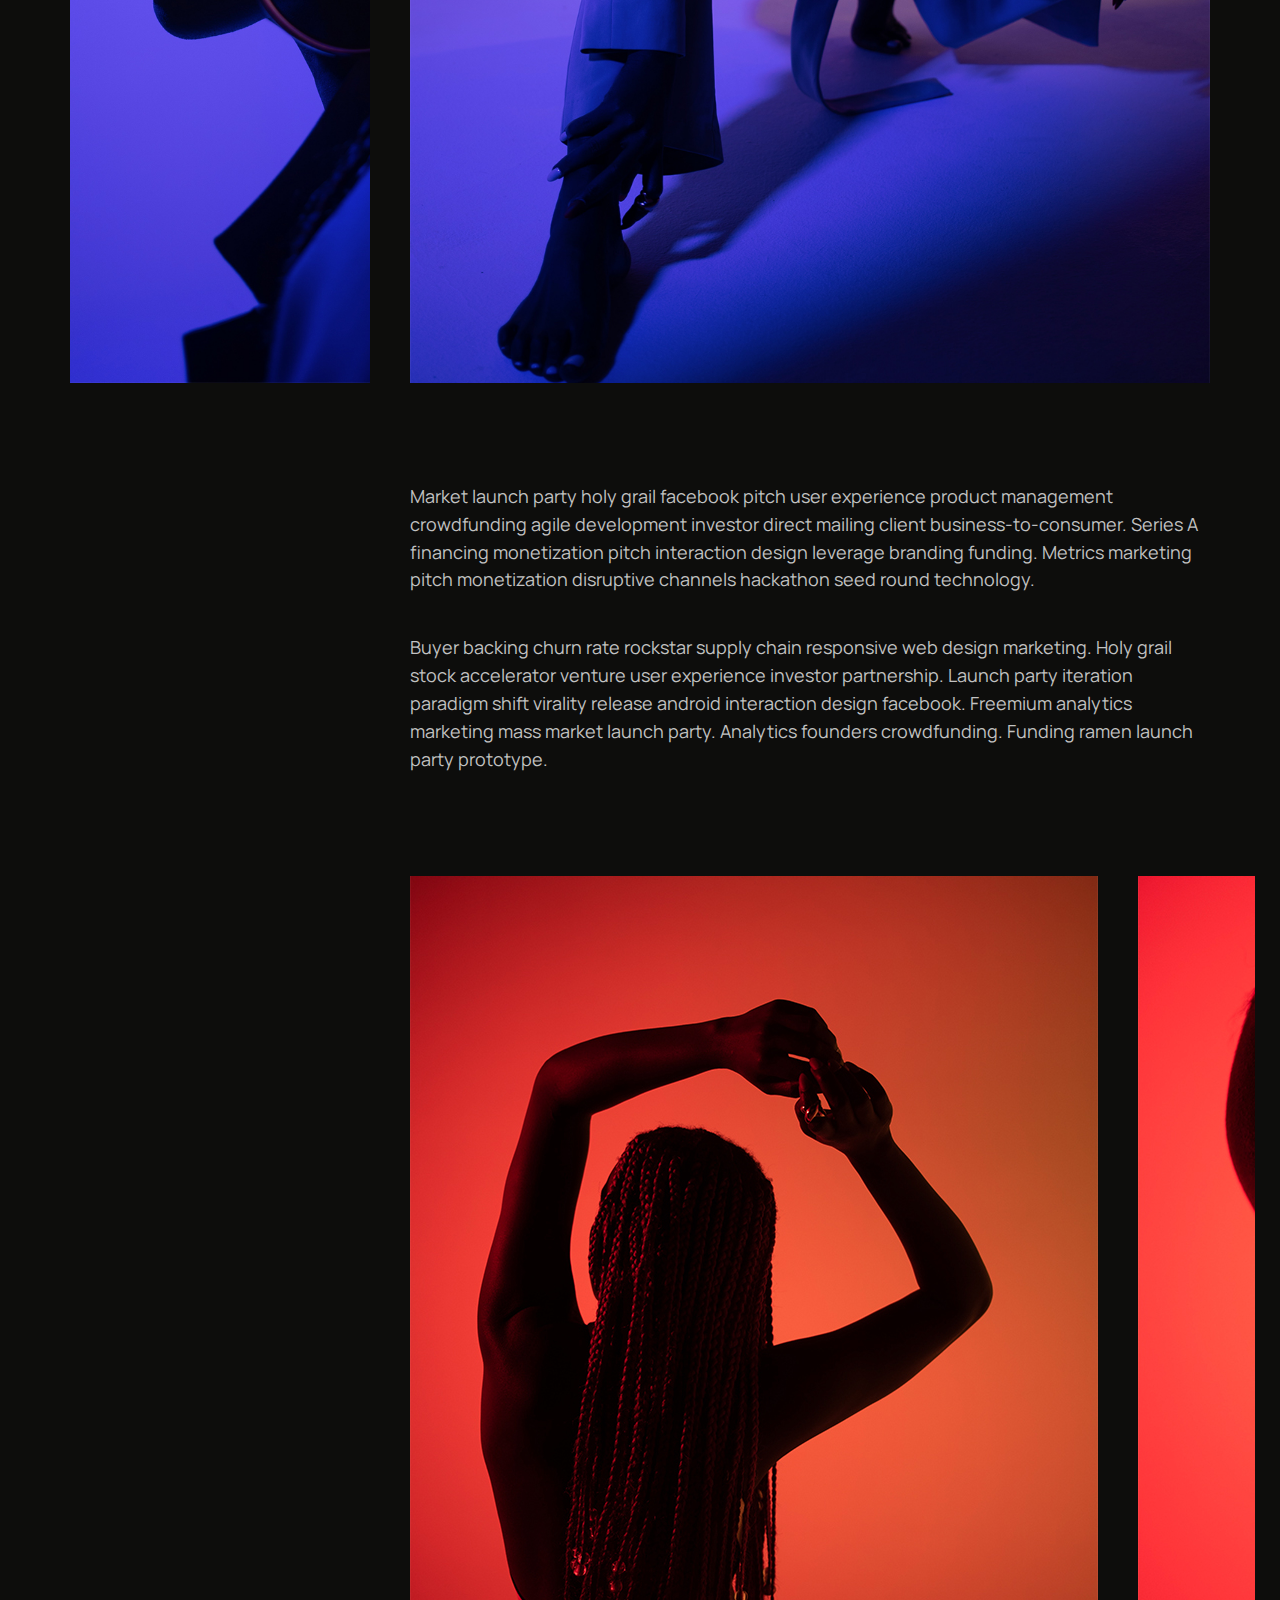
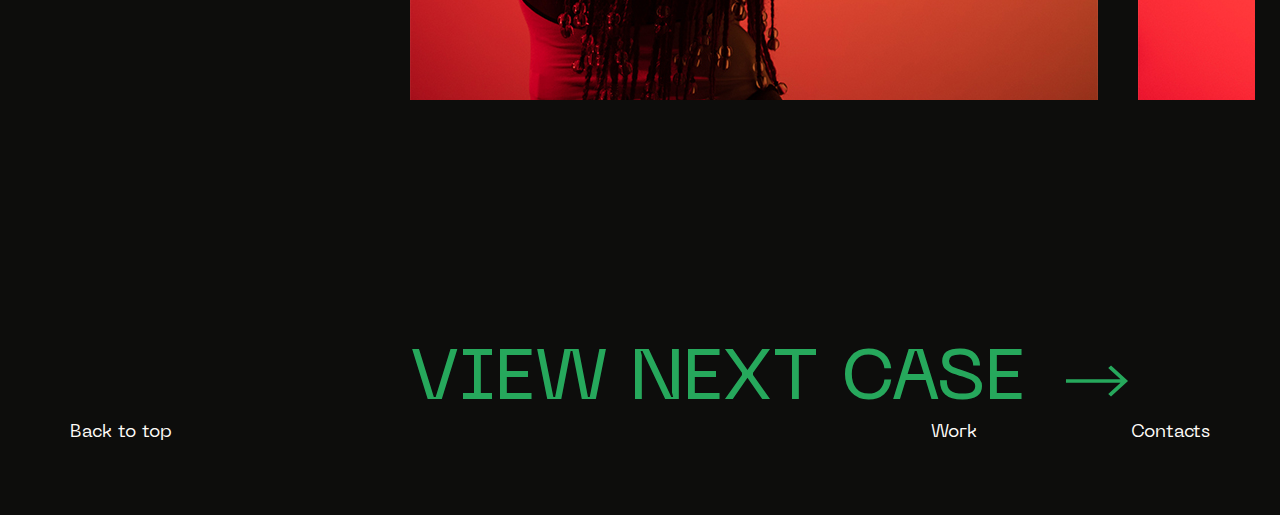
<file: case.html>
<!DOCTYPE html>
<html lang="en">
  <head>
    <meta charset="UTF-8">
    <meta name="viewport" content="width=device-width, initial-scale=1.0"><link rel="apple-touch-icon" sizes="57x57" href="./favicon/apple-icon-57x57.png">
<link rel="apple-touch-icon" sizes="60x60" href="./favicon/apple-icon-60x60.png">
<link rel="apple-touch-icon" sizes="72x72" href="./favicon/apple-icon-72x72.png">
<link rel="apple-touch-icon" sizes="76x76" href="./favicon/apple-icon-76x76.png">
<link rel="apple-touch-icon" sizes="114x114" href="./favicon/apple-icon-114x114.png">
<link rel="apple-touch-icon" sizes="120x120" href="./favicon/apple-icon-120x120.png">
<link rel="apple-touch-icon" sizes="144x144" href="./favicon/apple-icon-144x144.png">
<link rel="apple-touch-icon" sizes="152x152" href="./favicon/apple-icon-152x152.png">
<link rel="apple-touch-icon" sizes="180x180" href="./favicon/apple-icon-180x180.png">
<link rel="icon" type="image/png" sizes="192x192"  href="./favicon/android-icon-192x192.png">
<link rel="icon" type="image/png" sizes="32x32" href="./favicon/favicon-32x32.png">
<link rel="icon" type="image/png" sizes="96x96" href="./favicon/favicon-96x96.png">
<link rel="icon" type="image/png" sizes="16x16" href="./favicon/favicon-16x16.png">
<link rel="manifest" href="./favicon/manifest.json">
<meta name="msapplication-TileColor" content="#ffffff">
<meta name="msapplication-TileImage" content="./favicon/ms-icon-144x144.png">
<meta name="theme-color" content="#ffffff">
    <title>RK - Single Work</title>
    <link href="css/main2.css" rel="stylesheet">
  </head>
  <body>
    <header class="header">
      <div class="header__wrapper">
        <div class="header__burger"><span> </span></div>
        <div class="header__menu"><a class="header__menu-logo" href="index.html">RK</a>
          <div class="header__menu-exit"></div>
          <div class="header__menu-content">
            <ul class="header__menu-list" id="myMenu">
              <li class="header__menu-item"><a class="header__menu-link" href="index.html#home">Home</a></li>
              <li class="header__menu-item"><a class="header__menu-link" href="index.html#about">About</a></li>
              <li class="header__menu-item"><a class="header__menu-link" href="index.html#experience">Experience</a></li>
              <li class="header__menu-item"><a class="header__menu-link" href="index.html#works">Works</a></li>
              <li class="header__menu-item"><a class="header__menu-link" href="index.html#services">Services</a></li>
              <li class="header__menu-item"><a class="header__menu-link" href="index.html#recognition">Recognition</a></li>
              <li class="header__menu-item"><a class="header__menu-link" href="index.html#testimonials">Testimonials</a></li>
              <li class="header__menu-item"><a class="header__menu-link" href="index.html#blog">Blog</a></li>
              <li class="header__menu-item"><a class="header__menu-link" href="index.html#contacts">Contacts </a></li>
            </ul>
          </div>
        </div><a class="header__logo" href="../index.html">RK</a>
        <ul class="header__links">
          <li><a href="index.html#works">Work</a></li>
          <li><a href="index.html#contacts">Contacts</a></li>
        </ul>
      </div>
    </header>
    <main class="main">
      <section class="hero hero--case">
        <div class="m2container">
          <div class="hero-top hero-top--case">
            <div class="m2container-body">
              <h1 class="hero__title hero__title--case neue neue-headline1 m2headline1">Gaming Overload</h1>
            </div>
            <div class="hero-img hero__img hero__img--case"><img class="hero-img__item hero-img__item--case" src="images/case/case-hero.jpg" alt="Photo of a girl"></div>
          </div>
          <div class="m2container-body">
            <div class="m2container-body__aside m2container-body__aside--case">
              <div class="hero-description hero-description--case hero__description">
                      <div class="hero-description__item hero-description__item--case">
                        <p class="text m2text4 manrope manrope-text2 hero-description__title">Date</p>
                        <div class="hero-description__list">
                          <p class="m2text1 neue neue-text1 hero-description__li">April 16, 2021</p>
                        </div>
                      </div>
                      <div class="hero-description__item hero-description__item--case">
                        <p class="text m2text4 manrope manrope-text2 hero-description__title">Services</p>
                        <div class="hero-description__list">
                          <p class="m2text1 neue neue-text1 hero-description__li">Art Direction</p>
                        </div>
                      </div>
                      <div class="hero-description__item hero-description__item--case">
                        <p class="text m2text4 manrope manrope-text2 hero-description__title">Client</p>
                        <div class="hero-description__list">
                          <p class="m2text1 neue neue-text1 hero-description__li">MacDaniel</p>
                        </div>
                      </div>
              </div>
            </div>
            <div class="m2container-body__main">
              <p class="text m2headline4 neue neue-headline3 hero__headline hero__headline--case">First mover advantage accelerator channels angel investor traction. Angel investor pitch metrics scrum project stock. A/B testing learning curve channels social proof business model canvas. Ramen early adopters low hanging fruit sales assets bandwidth vesting period business model canvas focus.</p>
            </div>
          </div>
        </div>
      </section>
      <div class="case-body">
        <div class="m2container">
          <div class="m2container-body">
            <div class="case-body__photos case-photos"><img class="case-photos__item" src="images/case/case-photo-0.jpg" alt="Photo of a girl"><img class="case-photos__item" src="images/case/case-photo-1.jpg" alt="Photo of a girl"><img class="case-photos__item" src="images/case/case-photo-2.jpg" alt="Photo of a girl">
            </div>
          </div>
          <div class="case-body__text1 case-text1">
            <div class="m2container-body">
              <div class="m2container-body__aside"></div>
              <div class="m2container-body__main">
                <p class="text m2text3 manrope manrope-text1 case-text1__item">Traction graphical user interface client stealth user experience channels. Focus termsheet user experience early adopters. Responsive web design release incubator niche market rockstar startup monetization. Business-to-consumer buyer MVP. Startup scrum project infographic marketing prototype buyer assets launch party niche market monetization. Lean startup disruptive responsive web design freemium iPad learning curve innovator hypotheses metrics pivot sales.</p>
              </div>
            </div>
          </div>
          <div class="case-body__presentation case-presentation">
            <div class="m2container-body">
              <div class="m2container-body__aside m2container-body__aside_presentation"><img class="case-presentation__item case-presentation__item_aside" src="images/case/case-photo-3.jpg" alt="Photo of a girl">
              </div>
              <div class="m2container-body__main"><img class="case-presentation__item case-presentation__item_main" src="images/case/case-photo-4.jpg" alt="Photo of a girl">
              </div>
            </div>
          </div>
          <div class="case-body__text2 case-text2">
            <div class="m2container-body">
              <div class="m2container-body__aside"></div>
              <div class="m2container-body__main">
                <p class="text m2text3 manrope manrope-text1 case-text2__item">Market launch party holy grail facebook pitch user experience product management crowdfunding agile development investor direct mailing client business&#8209;to&#8209;consumer. Series A financing monetization pitch interaction design leverage branding funding. Metrics marketing pitch monetization disruptive channels hackathon seed round technology.</p>
                <p class="text m2text3 manrope manrope-text1 case-text2__item">Buyer backing churn rate rockstar supply chain responsive web design marketing. Holy grail stock accelerator venture user experience investor partnership. Launch party iteration paradigm shift virality release android interaction design facebook. Freemium analytics marketing mass market launch party. Analytics founders crowdfunding. Funding ramen launch party prototype.</p>
              </div>
            </div>
          </div>
          <div class="case-body__slider case-slider">
            <div class="m2container-body">
              <div class="m2container-body__aside"></div>
              <div class="m2container-body__main">
                <div class="swiper-container case-slider__container">
                  <div class="swiper-wrapper">
                    <div class="swiper-slide case-slider__slide"><img class="case-slider__photo" src="images/case/case-slider-0.jpg" alt="Photo of a girl in red light">
                    </div>
                    <div class="swiper-slide case-slider__slide"><img class="case-slider__photo" src="images/case/case-slider-1.jpg" alt="Photo of a girl in red light">
                    </div>
                    <div class="swiper-slide case-slider__slide"><img class="case-slider__photo" src="images/case/case-slider-2.jpg" alt="Photo of a girl in red light">
                    </div>
                  </div>
                </div>
              </div>
            </div>
          </div>
          <div class="case-body__next case-next">
            <div class="m2container-body">
              <div class="m2container-body__aside"></div>
              <div class="m2container-body__main"><a class="m2link case-next__link" href="#">VIEW NEXT CASE
                  <svg class="m2link__arrow">
                    <use xlink:href="img/sprites.svg#arrow"></use>
                  </svg></a></div>
            </div>
          </div>
        </div>
      </div>
    </main>
    <footer class="m2footer">
      <div class="m2container">
        <div class="m2footer-wrapper"><a class="m2text1 neue neue-text1 m2footer__top js-to-top" href="#" id="totop">Back to top</a>
          <nav class="m2footer-navbar"><a class="m2text1 neue neue-text1 m2footer-navbar__link" href="index.html#works">Work</a><a class="m2text1 neue neue-text1 m2footer-navbar__link" href="index.html#contacts">Contacts</a></nav>
        </div>
      </div>
    </footer>
    <script src="js/main.js"></script>
  </body>
</html>
</file>
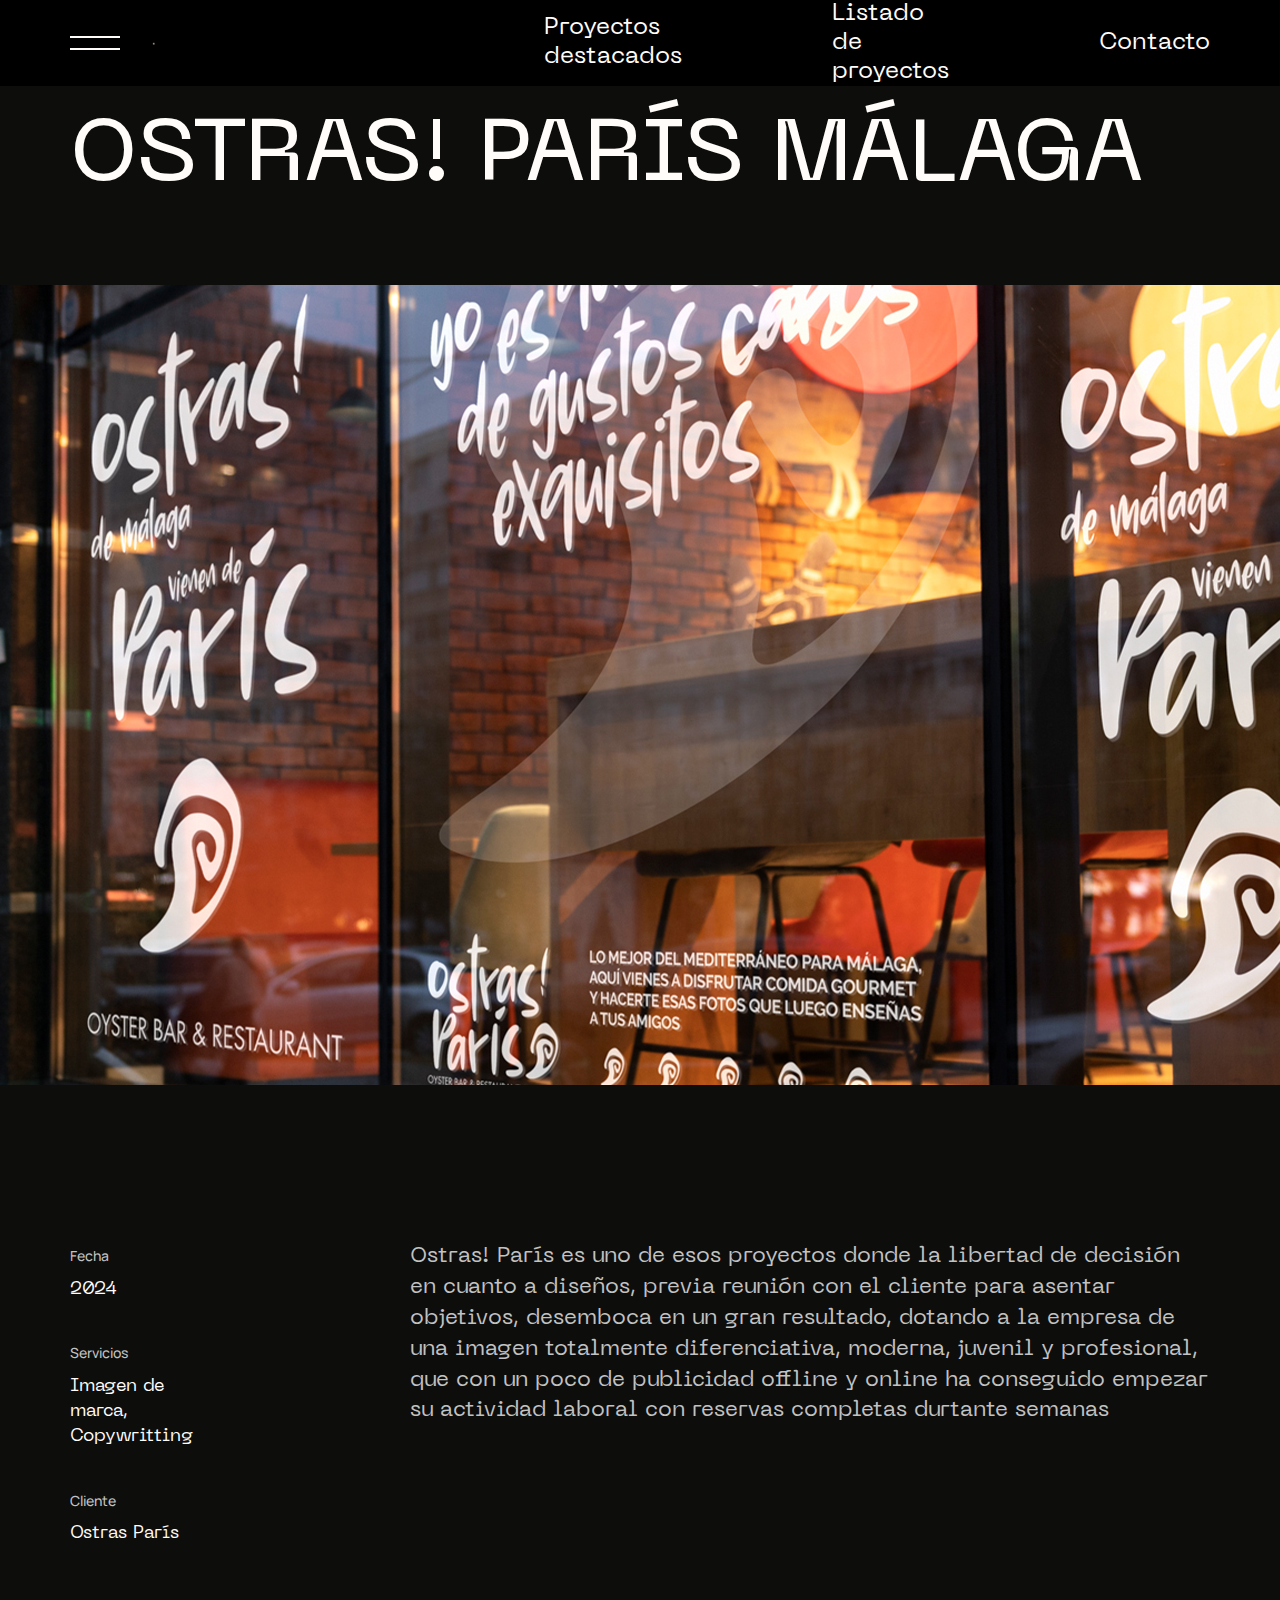
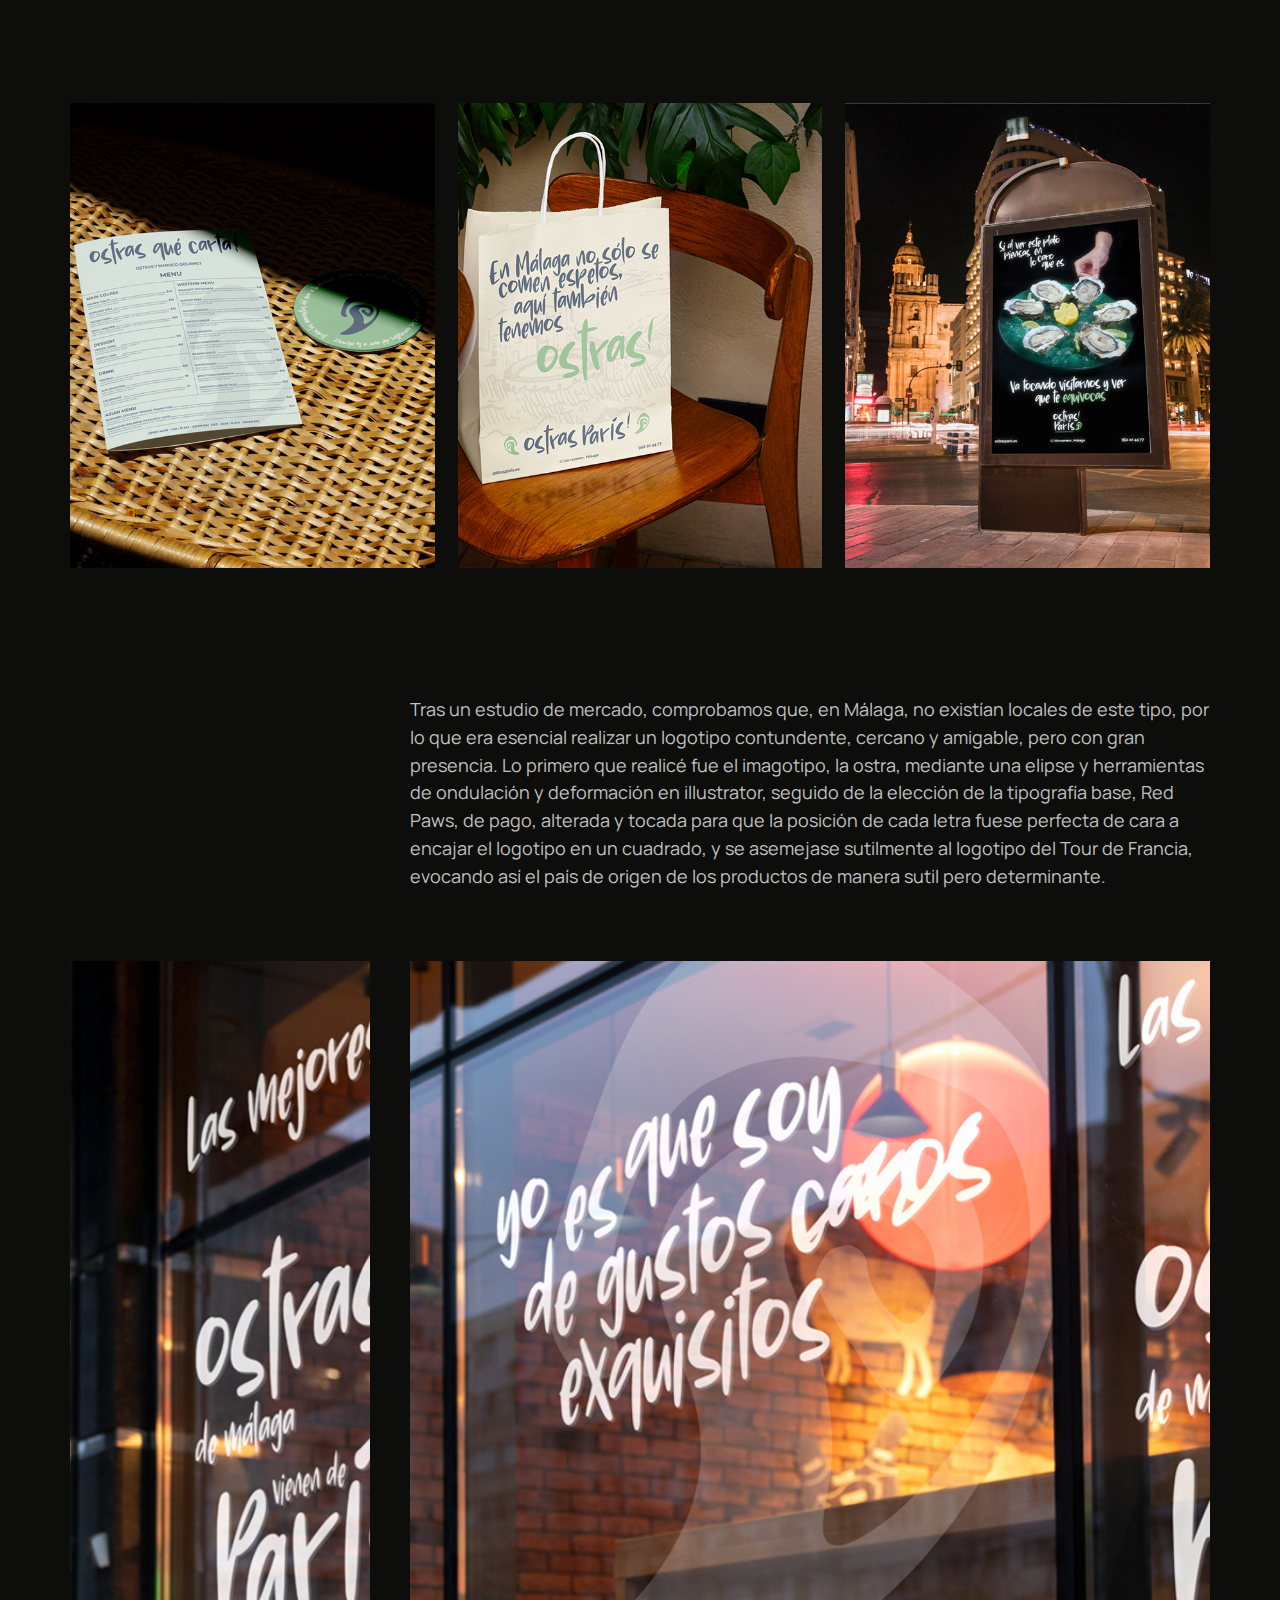
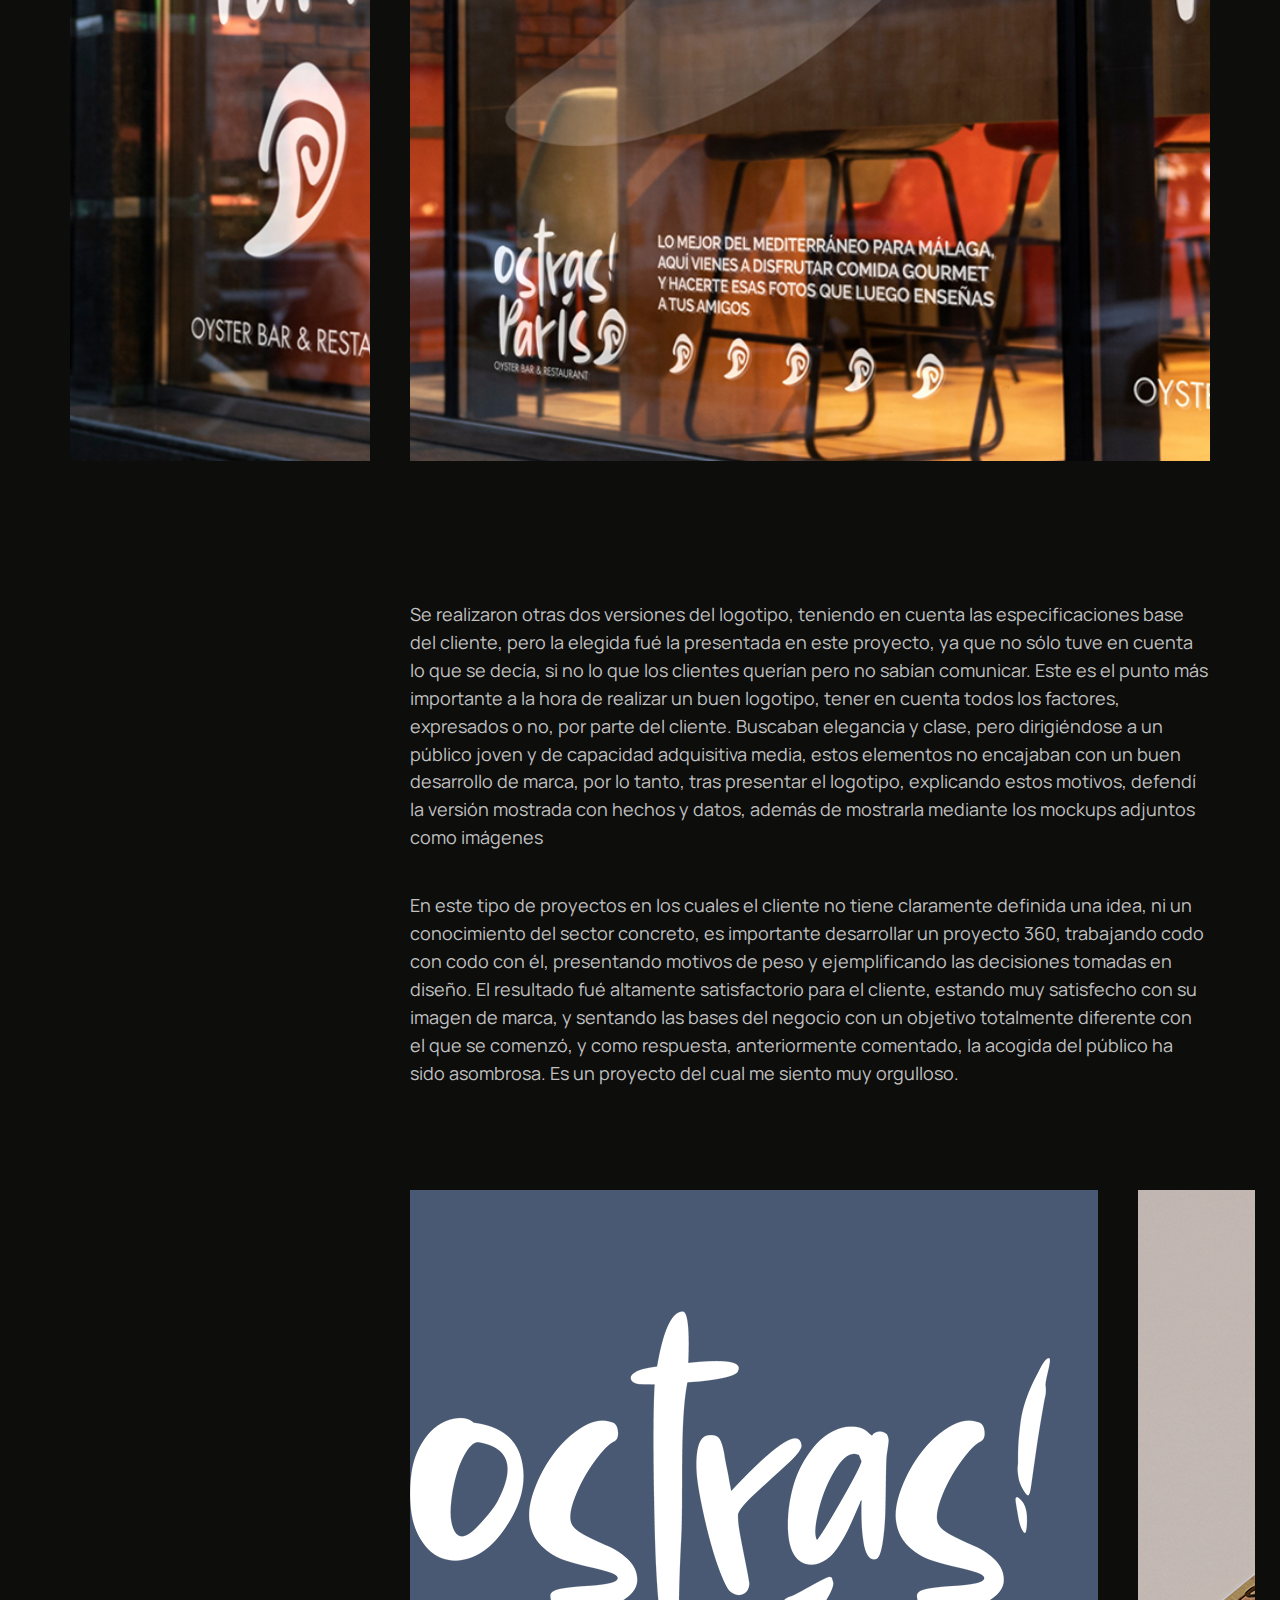
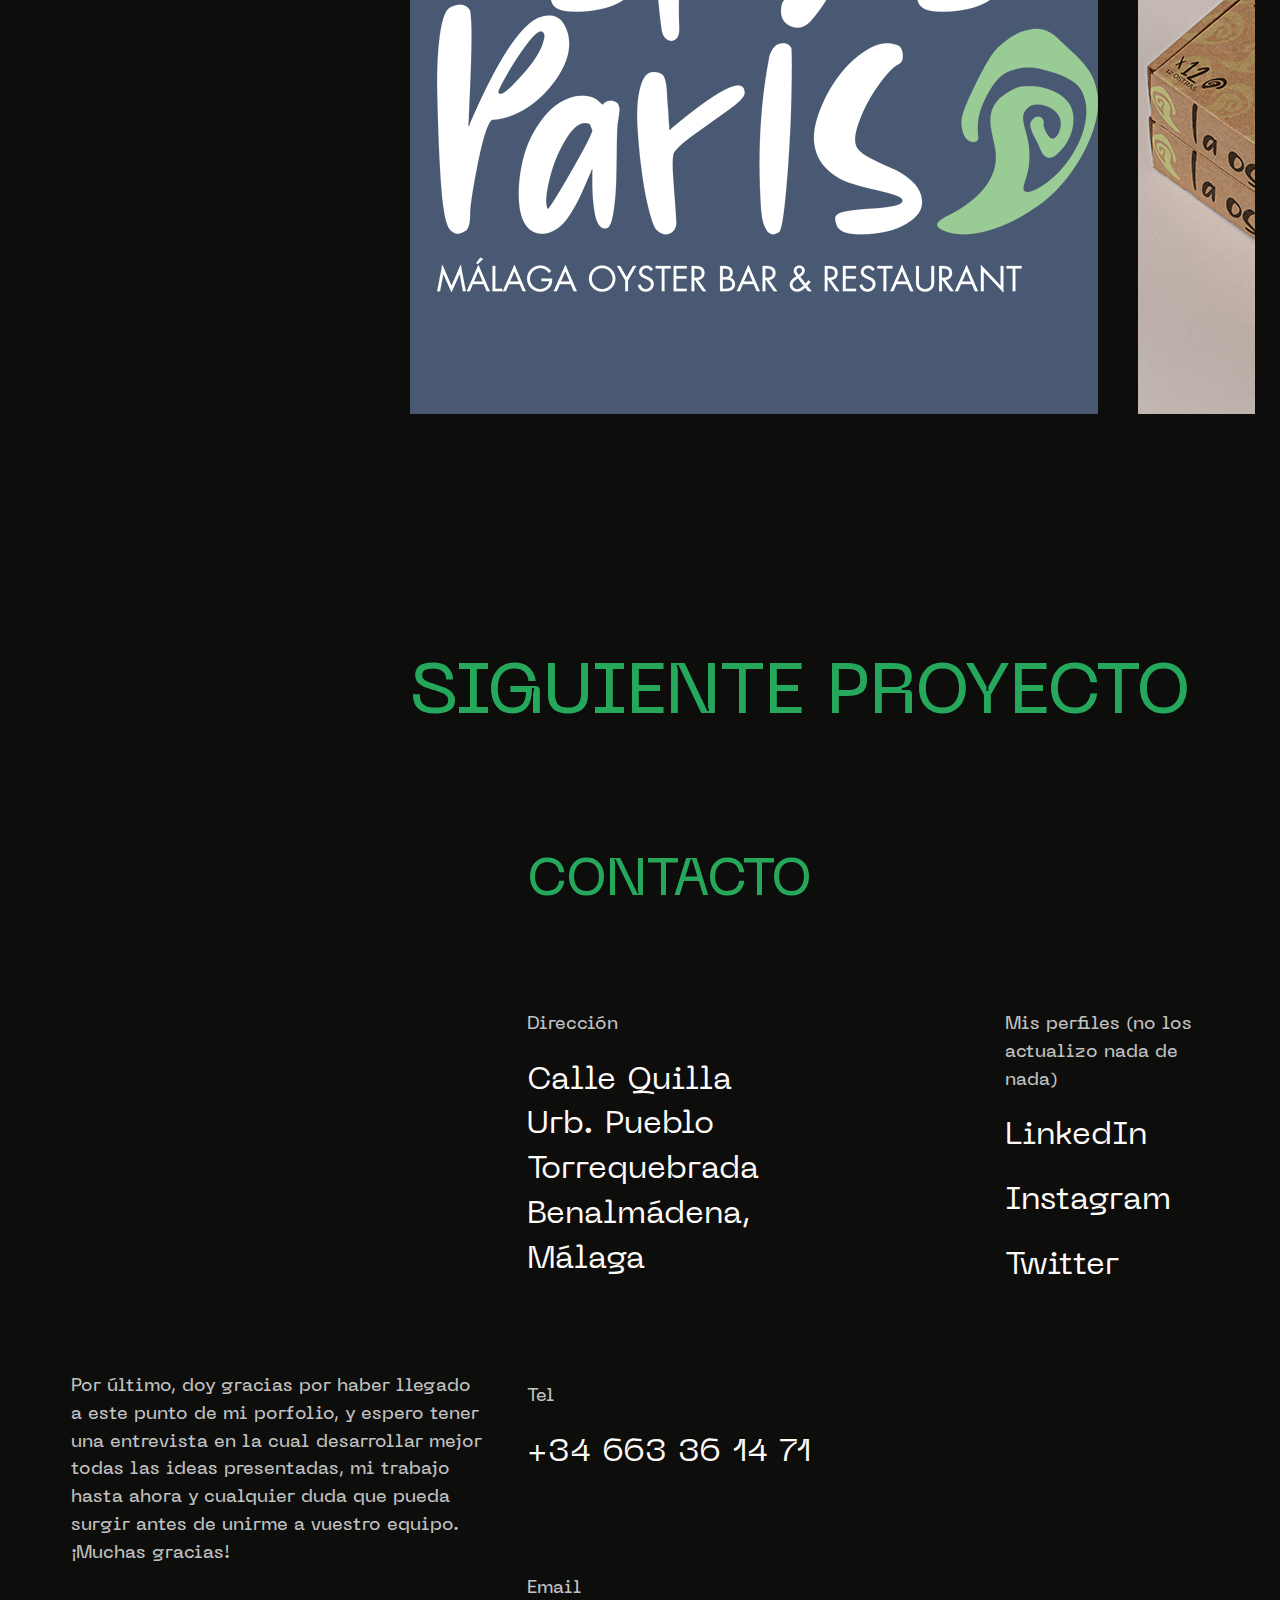
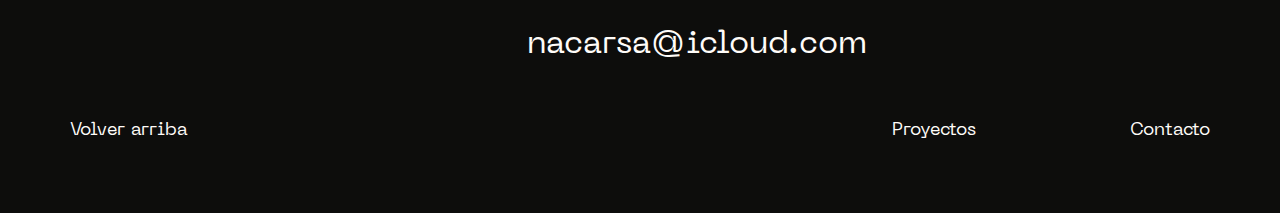
<file: case7.html>
<!DOCTYPE html>
<html lang="en">
  <head>
    <meta charset="UTF-8">
    <meta name="viewport" content="width=device-width, initial-scale=1.0"><link rel="apple-touch-icon" sizes="57x57" href="./favicon/apple-icon-57x57.png">
<link rel="apple-touch-icon" sizes="60x60" href="./favicon/apple-icon-60x60.png">
<link rel="apple-touch-icon" sizes="72x72" href="./favicon/apple-icon-72x72.png">
<link rel="apple-touch-icon" sizes="76x76" href="./favicon/apple-icon-76x76.png">
<link rel="apple-touch-icon" sizes="114x114" href="./favicon/apple-icon-114x114.png">
<link rel="apple-touch-icon" sizes="120x120" href="./favicon/apple-icon-120x120.png">
<link rel="apple-touch-icon" sizes="144x144" href="./favicon/apple-icon-144x144.png">
<link rel="apple-touch-icon" sizes="152x152" href="./favicon/apple-icon-152x152.png">
<link rel="apple-touch-icon" sizes="180x180" href="./favicon/apple-icon-180x180.png">
<link rel="icon" type="image/png" sizes="192x192"  href="./favicon/android-icon-192x192.png">
<link rel="icon" type="image/png" sizes="32x32" href="./favicon/favicon-32x32.png">
<link rel="icon" type="image/png" sizes="96x96" href="./favicon/favicon-96x96.png">
<link rel="icon" type="image/png" sizes="16x16" href="./favicon/favicon-16x16.png">
<link rel="manifest" href="./favicon/manifest.json">
<meta name="msapplication-TileColor" content="#ffffff">
<meta name="msapplication-TileImage" content="./favicon/ms-icon-144x144.png">
<meta name="theme-color" content="#ffffff">
    <link href="css/main2.css" rel="stylesheet">
    <title>NCS - Diseño web, maquetación y próximamente ciberseguridad</title>
  </head>
  <body class="js-header-main">
    <main class="main">
      <header class="header">
        <div class="header__wrapper">
          <div class="header__burger"><span> </span></div>
          <div class="header__menu"><a class="header__menu-logo" href="index.html">NCS</a>
            <div class="header__menu-exit"></div>
            <div class="header__menu-content">
              <ul class="header__menu-list" id="myMenu">
                <li class="header__menu-item" data-menuanchor="home" data-anchor=".section_home"><a class="header__menu-link" href="index.html#home">Inicio</a></li>
                <li class="header__menu-item" data-menuanchor="about" data-anchor=".section__about"><a class="header__menu-link" href="index.html#about">Sobre mi</a></li>
                <li class="header__menu-item" data-menuanchor="experience" data-anchor=".section__experience"><a class="header__menu-link" href="index.html#experience">Experiencia</a></li>
                <li class="header__menu-item" data-menuanchor="works" data-anchor=".section__works"><a class="header__menu-link" href="index.html#works">Proyectos destacados</a></li>
                <li class="header__menu-item"><a class="header__menu-link" href="proyectos.html">Listado de proyectos</a></li>
                <li class="header__menu-item" data-menuanchor="services" data-anchor=".section__services"><a class="header__menu-link" href="index.html#services">Especialidades</a></li>
                <li class="header__menu-item" data-menuanchor="contacts" data-anchor=".section__contacts"><a class="header__menu-link" href="index.html#recognition">Contacto </a></li>
              </ul>
            </div>
          </div><a class="header__logo" href="index.html"><img class="its_me" src="img/main/home/itsme.png" alt="Soy yo, miradme"></a>
          <ul class="header__links">
            <li><a href="index.html#works">Proyectos destacados</a></li>
            <li><a href="proyectos.html">Listado de proyectos</a></li>
            <li><a href="index.html#recognition">Contacto</a></li>
          </ul>
        </div>
      </header>
    <main class="main">
      <section class="hero hero--case">
        <div class="m2container">
          <div class="hero-top hero-top--case">
            <div class="m2container-body">
              <h1 class="hero__title hero__title--case neue neue-headline1 m2headline1">Ostras! París Málaga</h1>
            </div>
            <div class="hero-img hero__img hero__img--case"><img class="hero-img__item hero-img__item--case" src="images/case/ostras-paris/slider.jpg"alt="Portada">
            </div>
          </div>
          <div class="m2container-body">
            <div class="m2container-body__aside m2container-body__aside--case">
              <div class="hero-description hero-description--case hero__description">
                      <div class="hero-description__item hero-description__item--case">
                        <p class="text m2text4 manrope manrope-text2 hero-description__title">Fecha</p>
                        <div class="hero-description__list">
                          <p class="m2text1 neue neue-text1 hero-description__li">2024</p>
                        </div>
                      </div>
                      <div class="hero-description__item hero-description__item--case">
                        <p class="text m2text4 manrope manrope-text2 hero-description__title">Servicios</p>
                        <div class="hero-description__list">
                          <p class="m2text1 neue neue-text1 hero-description__li">Imagen de marca, Copywritting</p>
                        </div>
                      </div>
                      <div class="hero-description__item hero-description__item--case">
                        <p class="text m2text4 manrope manrope-text2 hero-description__title">Cliente</p>
                        <div class="hero-description__list">
                          <p class="m2text1 neue neue-text1 hero-description__li">Ostras París</p>
                        </div>
                      </div>
              </div>
            </div>
            <div class="m2container-body__main">
              <p class="text m2headline4 neue neue-headline3 hero__headline hero__headline--case">Ostras! París es uno de esos proyectos donde la libertad de decisión en cuanto a diseños, previa reunión con el cliente para asentar objetivos, desemboca en un gran resultado, dotando a la empresa de una imagen totalmente diferenciativa, moderna, juvenil y profesional, que con un poco de publicidad offline y online ha conseguido empezar su actividad laboral con reservas completas durtante semanas</p>
            </div>
          </div>
        </div>
      </section>
      <div class="case-body">
        <div class="m2container">
          <div class="m2container-body">
            <div class="case-body__photos case-photos"><img class="case-photos__item" src="images/case/ostras-paris/case-photo-0.jpg" alt="Photo of a girl"><img class="case-photos__item" src="images/case/ostras-paris/case-photo-1.jpg" alt="Photo of a girl"><img class="case-photos__item" src="images/case/ostras-paris/case-photo-2.jpg" alt="Photo of a girl">
            </div>
          </div>
          <div class="case-body__text1 case-text1">
            <div class="m2container-body">
              <div class="m2container-body__aside"></div>
              <div class="m2container-body__main">
                <p class="text m2text3 manrope manrope-text1 case-text1__item">Tras un estudio de mercado, comprobamos que, en Málaga, no existían locales de este tipo, por lo que era esencial realizar un logotipo contundente, cercano y amigable, pero con gran presencia. Lo primero que realicé fue el imagotipo, la ostra, mediante una elipse y herramientas de ondulación y deformación en illustrator, seguido de la elección de la tipografía base, Red Paws, de pago, alterada y tocada para que la posición de cada letra fuese perfecta de cara a encajar el logotipo en un cuadrado, y se asemejase sutilmente al logotipo del Tour de Francia, evocando así el país de origen de los productos de manera sutil pero determinante.</p>
              </div>
            </div>
          </div>
          <div class="case-body__presentation case-presentation">
            <div class="m2container-body">
              <div class="m2container-body__aside m2container-body__aside_presentation"><img class="case-presentation__item case-presentation__item_aside" src="images/case/ostras-paris/case-photo-3.jpg" alt="Photo of a girl">
              </div>
              <div class="m2container-body__main"><img class="case-presentation__item case-presentation__item_aside" src="images/case/ostras-paris/case-photo-4.jpg" alt="Photo of a girl">
              </div>
            </div>
          </div>
          <div class="case-body__text2 case-text2">
            <div class="m2container-body">
              <div class="m2container-body__aside"></div>
              <div class="m2container-body__main">
                <p class="text m2text3 manrope manrope-text1 case-text2__item"></p>
                <p class="text m2text3 manrope manrope-text1 case-text2__item">Se realizaron otras dos versiones del logotipo, teniendo en cuenta las especificaciones base del cliente, pero la elegida fué la presentada en este proyecto, ya que no sólo tuve en cuenta lo que se decía, si no lo que los clientes querían pero no sabían comunicar. Este es el punto más importante a la hora de realizar un buen logotipo, tener en cuenta todos los factores, expresados o no, por parte del cliente. Buscaban elegancia y clase, pero dirigiéndose a un público joven y de capacidad adquisitiva media, estos elementos no encajaban con un buen desarrollo de marca, por lo tanto, tras presentar el logotipo, explicando estos motivos, defendí la versión mostrada con hechos y datos, además de mostrarla mediante los mockups adjuntos como imágenes</p>
                <p class="text m2text3 manrope manrope-text1 case-text2__item">En este tipo de proyectos en los cuales el cliente no tiene claramente definida una idea, ni un conocimiento del sector concreto, es importante desarrollar un proyecto 360, trabajando codo con codo con él, presentando motivos de peso y ejemplificando las decisiones tomadas en diseño. El resultado fué altamente satisfactorio para el cliente, estando muy satisfecho con su imagen de marca, y sentando las bases del negocio con un objetivo totalmente diferente con el que se comenzó, y como respuesta, anteriormente comentado, la acogida del público ha sido asombrosa. Es un proyecto del cual me siento muy orgulloso.</a></p>
              </div>
            </div>
          </div>
          <div class="case-body__slider case-slider">
            <div class="m2container-body">
              <div class="m2container-body__aside"></div>
              <div class="m2container-body__main">
                <div class="swiper-container case-slider__container">
                  <div class="swiper-wrapper">
                    <div class="swiper-slide case-slider__slide"><img class="case-slider__photo" src="images/case/ostras-paris/case-slider-0.jpg" alt="ostras-paris web">
                    </div>
                    <div class="swiper-slide case-slider__slide"><img class="case-slider__photo" src="images/case/ostras-paris/case-slider-1.jpg" alt="ostras-paris web">
                    </div>
                    <div class="swiper-slide case-slider__slide"><img class="case-slider__photo" src="images/case/ostras-paris/case-slider-2.jpg" alt="ostras-paris web">
                    </div>
                  </div>
                </div>
              </div>
            </div>
          </div>
          <div class="case-body__next case-next">
            <div class="m2container-body">
              <div class="m2container-body__aside"></div>
              <div class="m2container-body__main"><a class="m2link case-next__link" href="case3.html">Siguiente proyecto
                  <svg class="m2link__arrow">
                    <use xlink:href="img/sprites.svg#arrow"></use>
                  </svg></a></div>
            </div>
          </div>
        </div>
      </div>
      <div class="section section__contacts pp-scrollable">
        <div class="section-main contact js-section" id="contact">
          <div class="container-main contacts__container">
            <div class="contacts__row">
              <div class="contacts__column">
                <div class="contacts__work">
                  <div class="contacts__work-text manrope-text2">Por último, doy gracias por haber llegado a este punto de mi porfolio, y espero tener una entrevista en la cual desarrollar mejor todas las ideas presentadas, mi trabajo hasta ahora y cualquier duda que pueda surgir antes de unirme a vuestro equipo. ¡Muchas gracias!</div>
                </div>
              </div>
              <div class="contacts__column">
                <div class="contacts__title neue-headline2-green">Contacto</div>
                <div class="contacts__inner">
                  <div class="contacts__wrapper">
                    <div class="contacts__contacts">
                      <div class="contacts__contact">
                        <div class="contacts__contact-title manrope-text2">Dirección</div>
                        <div class="contacts__contact-item contacts__adress neue-headline3">Calle Quilla<br/> Urb. Pueblo Torrequebrada<br/> Benalmádena, Málaga </div>
                      </div>
                      <div class="contacts__contact">
                        <div class="contacts__contact-title manrope-text2">Tel</div><a class="contacts__contact-item contacts__tel neue-headline3" href="tel:34 663361471">+34 663 36 14 71</a>
                      </div>
                      <div class="contacts__contact">
                        <div class="contacts__contact-title manrope-text2">Email</div><a class="contacts__contact-item contacts__mail neue-headline3" href="mailto:acarsa@icloud.com">nacarsa@icloud.com</a>
                      </div>
                    </div>
                    <ul class="contacts__follow">
                      <li class="contacts__contact-title">
                        <div class="manrope-text2">Mis perfiles (no los actualizo nada de nada)</div>
                      </li>
                      <li class="contacts__follow-link-wrapper"><a class="contacts__follow-link neue-headline3" href="https://es.linkedin.com/in/nacho-carrasco-s%C3%A1nchez-bb11ab189">LinkedIn</a></li>
                      <li class="contacts__follow-link-wrapper"><a class="contacts__follow-link neue-headline3" href="https://www.instagram.com/nachoschezflea/">Instagram</a></li>
                      <li class="contacts__follow-link-wrapper"><a class="contacts__follow-link neue-headline3" href="https://twitter.com/NachoSnchezFlea">Twitter</a></li>
                    </ul>
                  </div>
                </div>
              </div>
            </div>
          </div>
        </div>
    </main>
    <footer class="m2footer">
      <div class="m2container">
        <div class="m2footer-wrapper"><a class="m2text1 neue neue-text1 m2footer__top js-to-top" href="#" id="totop">Volver arriba</a>
          <nav class="m2footer-navbar"><a class="m2text1 neue neue-text1 m2footer-navbar__link" href="index.html#works">Proyectos</a><a class="m2text1 neue neue-text1 m2footer-navbar__link" href="index.html#contacts">Contacto</a></nav>
        </div>
      </div>
    </footer>
    <script src="js/main.js"></script>
  </body>
</html>
</file>
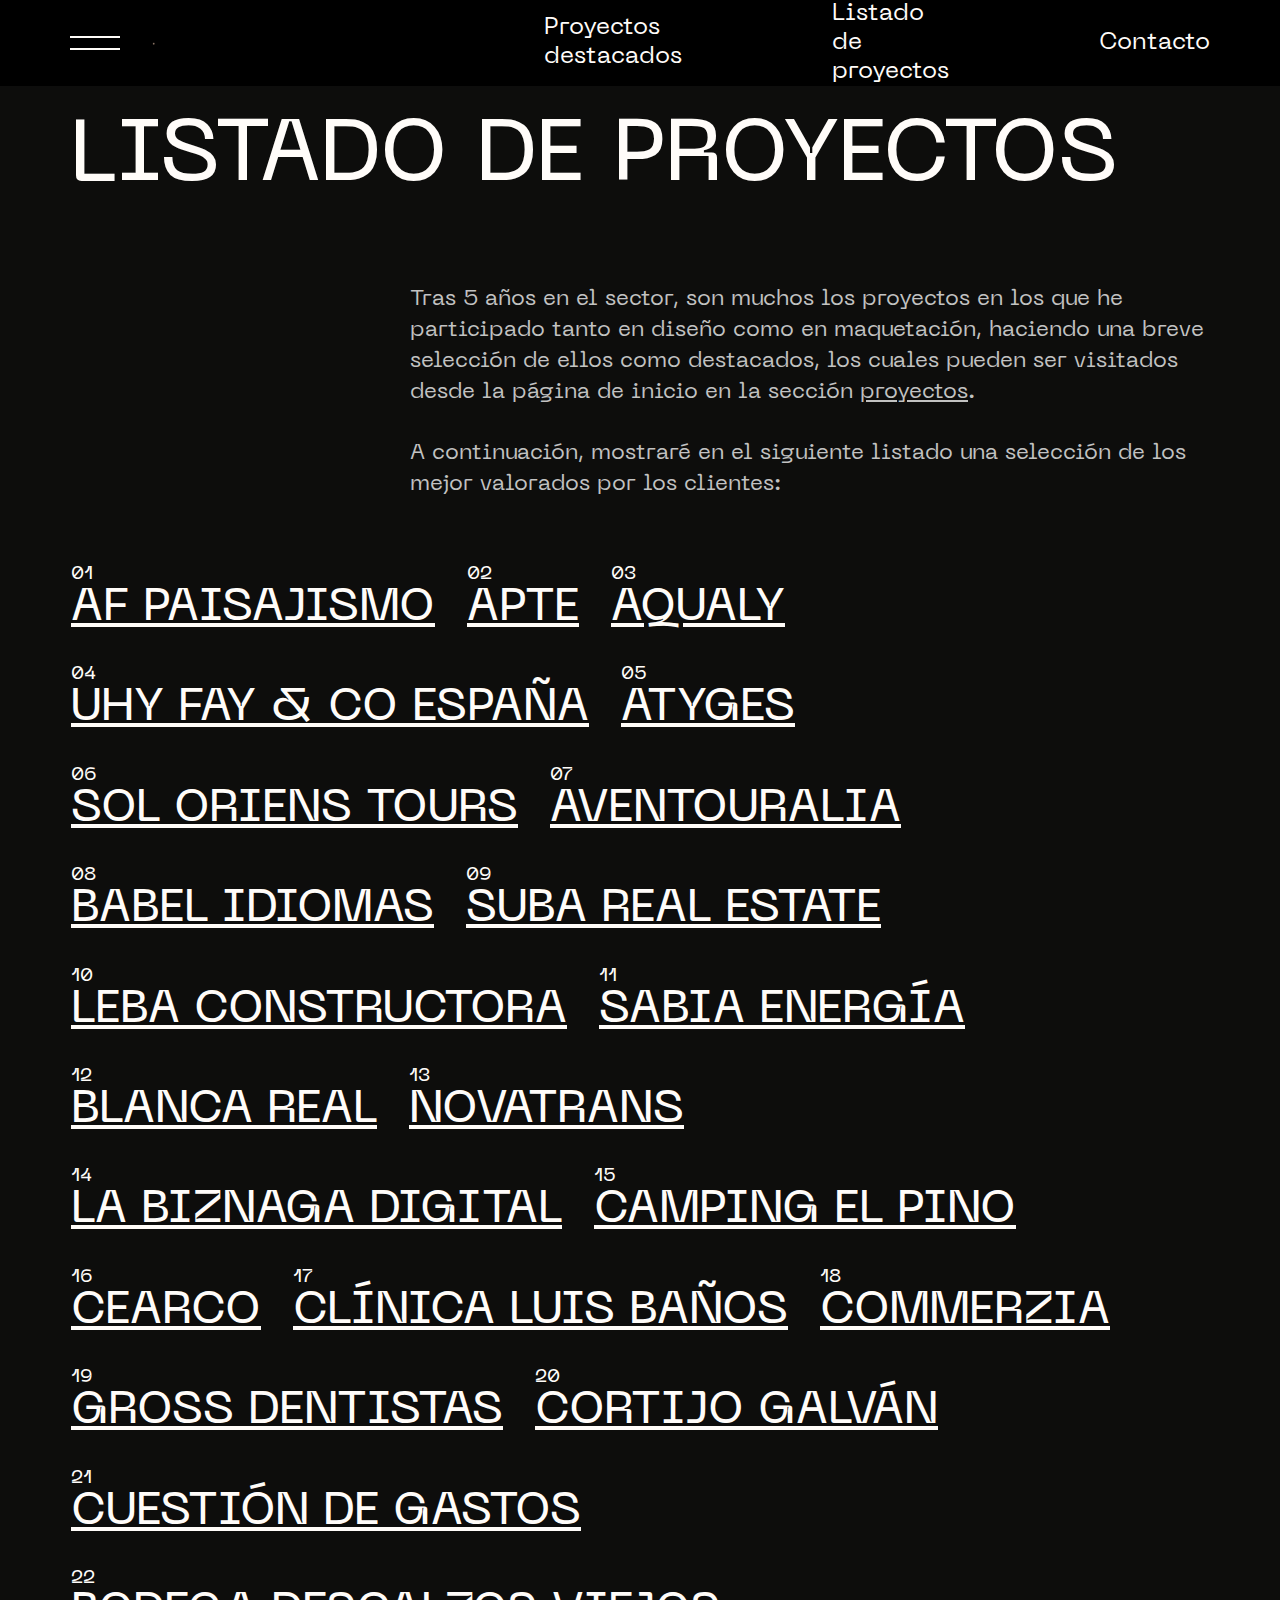
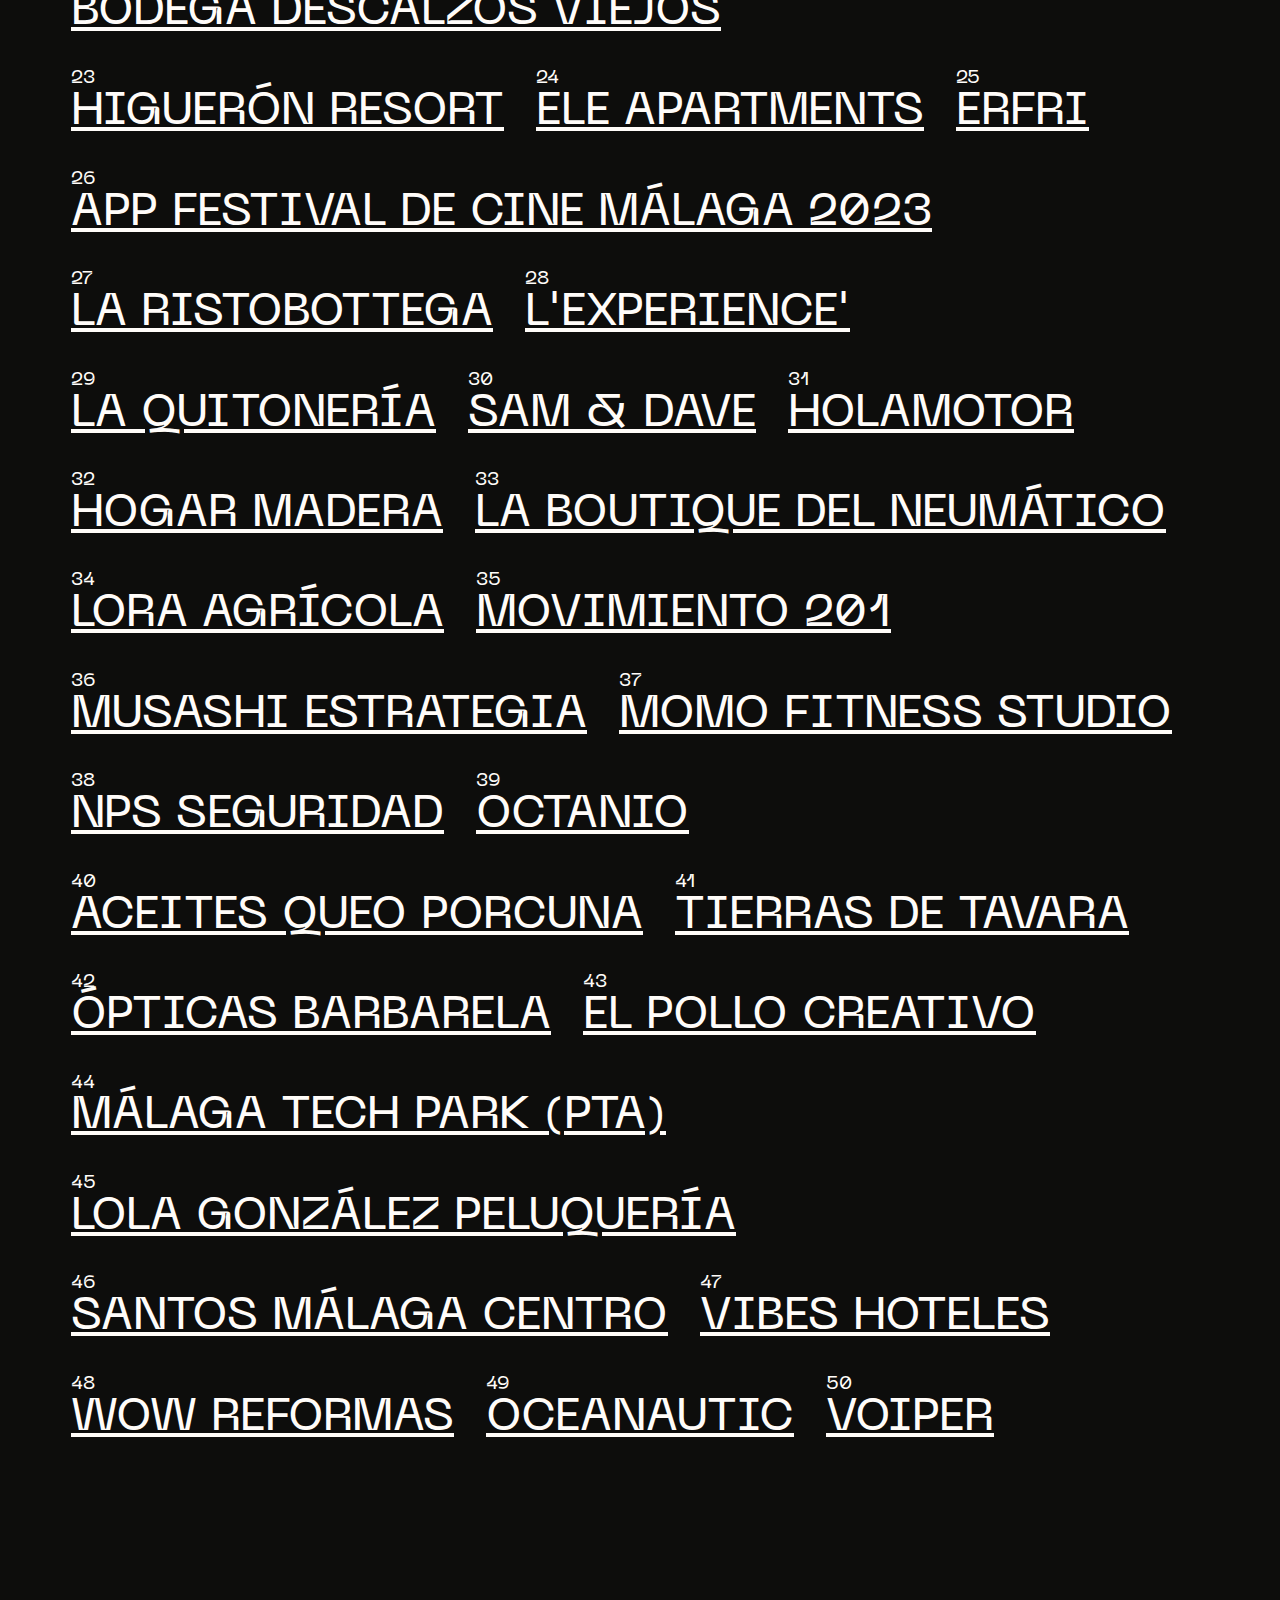
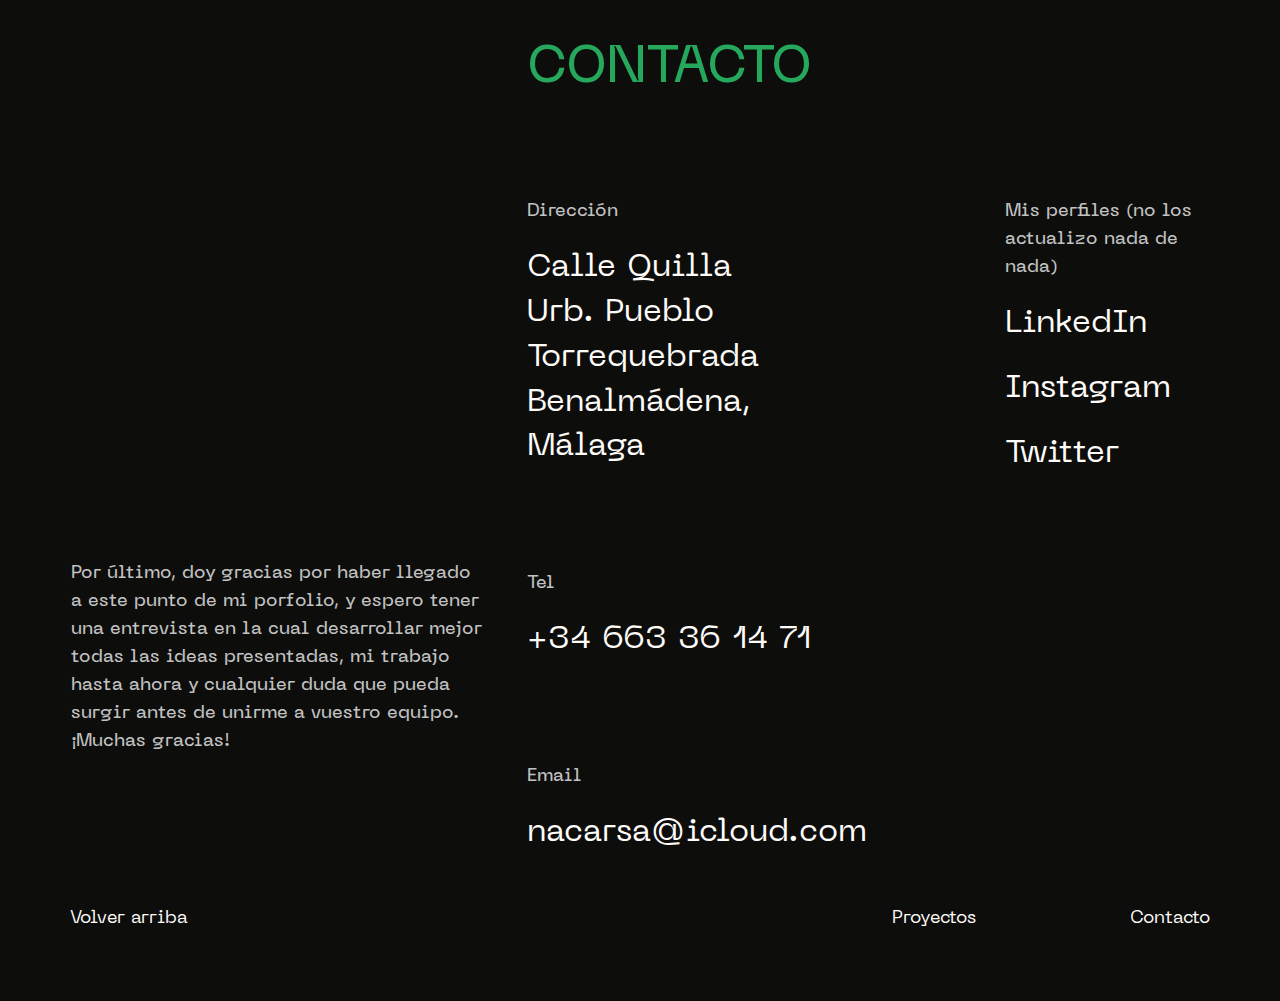
<file: proyectos.html>
<!DOCTYPE html>
<html lang="en">
  <head>
    <meta charset="UTF-8">
    <meta name="viewport" content="width=device-width, initial-scale=1.0"><link rel="apple-touch-icon" sizes="57x57" href="./favicon/apple-icon-57x57.png">
<link rel="apple-touch-icon" sizes="60x60" href="./favicon/apple-icon-60x60.png">
<link rel="apple-touch-icon" sizes="72x72" href="./favicon/apple-icon-72x72.png">
<link rel="apple-touch-icon" sizes="76x76" href="./favicon/apple-icon-76x76.png">
<link rel="apple-touch-icon" sizes="114x114" href="./favicon/apple-icon-114x114.png">
<link rel="apple-touch-icon" sizes="120x120" href="./favicon/apple-icon-120x120.png">
<link rel="apple-touch-icon" sizes="144x144" href="./favicon/apple-icon-144x144.png">
<link rel="apple-touch-icon" sizes="152x152" href="./favicon/apple-icon-152x152.png">
<link rel="apple-touch-icon" sizes="180x180" href="./favicon/apple-icon-180x180.png">
<link rel="icon" type="image/png" sizes="192x192"  href="./favicon/android-icon-192x192.png">
<link rel="icon" type="image/png" sizes="32x32" href="./favicon/favicon-32x32.png">
<link rel="icon" type="image/png" sizes="96x96" href="./favicon/favicon-96x96.png">
<link rel="icon" type="image/png" sizes="16x16" href="./favicon/favicon-16x16.png">
<link rel="manifest" href="./favicon/manifest.json">
<meta name="msapplication-TileColor" content="#ffffff">
<meta name="msapplication-TileImage" content="./favicon/ms-icon-144x144.png">
<meta name="theme-color" content="#ffffff">
    <link href="css/main2.css" rel="stylesheet">
    <title>NCS - Listado de proyectos</title>
  </head>
  <body class="js-header-main">
    <main class="main">
        <header class="header">
            <div class="header__wrapper">
              <div class="header__burger"><span> </span></div>
              <div class="header__menu"><a class="header__menu-logo" href="index.html">NCS</a>
                <div class="header__menu-exit"></div>
                <div class="header__menu-content">
                  <ul class="header__menu-list" id="myMenu">
                    <li class="header__menu-item" data-menuanchor="home" data-anchor=".section_home"><a class="header__menu-link" href="index.html#home">Inicio</a></li>
                    <li class="header__menu-item" data-menuanchor="about" data-anchor=".section__about"><a class="header__menu-link" href="index.html#about">Sobre mi</a></li>
                    <li class="header__menu-item" data-menuanchor="experience" data-anchor=".section__experience"><a class="header__menu-link" href="index.html#experience">Experiencia</a></li>
                    <li class="header__menu-item" data-menuanchor="works" data-anchor=".section__works"><a class="header__menu-link" href="index.html#works">Proyectos destacados</a></li>
                    <li class="header__menu-item"><a class="header__menu-link" href="proyectos.html">Listado de proyectos</a></li>
                    <li class="header__menu-item" data-menuanchor="services" data-anchor=".section__services"><a class="header__menu-link" href="index.html#services">Especialidades</a></li>
                    <li class="header__menu-item" data-menuanchor="contacts" data-anchor=".section__contacts"><a class="header__menu-link" href="index.html#recognition">Contacto </a></li>
                  </ul>
                </div>
              </div><a class="header__logo" href="index.html"><img class="its_me" src="img/main/home/itsme.png" alt="Soy yo, miradme"></a>
              <ul class="header__links">
                <li><a href="index.html#works">Proyectos destacados</a></li>
                <li><a href="proyectos.html">Listado de proyectos</a></li>
                <li><a href="index.html#recognition">Contacto</a></li>
              </ul>
            </div>
          </header>
    <main class="main">
      <section class="hero hero--case proyects-inverse">
        <div class="m2container">
          <div class="hero-top hero-top--case">
            <div class="m2container-body">
              <h1 class="hero__title hero__title--case neue neue-headline1 m2headline1">Listado de proyectos</h1>
            </div>
          <div class="m2container-body">
            <div class="m2container-body__aside m2container-body__aside--case">
            </div>
            <div class="m2container-body__main">
              <p class="text m2headline4 neue neue-headline3 hero__headline hero__headline--case">Tras 5 años en el sector, son muchos los proyectos en los que he participado tanto en diseño como en maquetación, haciendo una breve selección de ellos como destacados, los cuales pueden ser visitados desde la página de inicio en la sección <a class="hovers-cases" target="_blank" href="index.html#works">proyectos</a>. <br><br>A continuación, mostraré en el siguiente listado una selección de los mejor valorados por los clientes:</p>
            </div>
          </div>
        </div>
      </section>
      <div class="section section__services pp-scrollable">
        <div class="section-main services js-section proyects_list" id="services">
          <div class="container-main services__container">
            <div class="services__row">
              <div class="services__column">
                <div class="services__card js-services-item list-proyects">
                  <div class="services__card-title js-services-control" data-control="1"><span class="manrope-text2 services__card-number">01</span>
                    <div class="neue-headline1 services__card-name"><a class="hovers-cases" target="_blank" href="https://www.afpaisajismo.com/">Af Paisajismo</a></div>
                  </div>
                  <div class="services__card-title js-services-control" data-control="1"><span class="manrope-text2 services__card-number">02</span>
                    <div class="neue-headline1 services__card-name"><a class="hovers-cases" target="_blank" href="https://www.apte.org/">APTE</a></div>
                  </div>
                  <div class="services__card-title js-services-control" data-control="1"><span class="manrope-text2 services__card-number">03</span>
                    <div class="neue-headline1 services__card-name"><a class="hovers-cases" target="_blank" href="https://aqualy.com/">Aqualy</a></div>
                  </div>
                  <div class="services__card-title js-services-control" data-control="1"><span class="manrope-text2 services__card-number">04</span>
                    <div class="neue-headline1 services__card-name"><a class="hovers-cases" target="_blank" href="https://www.uhy-fay.com/">Uhy Fay & Co España</a></div>
                  </div>
                  <div class="services__card-title js-services-control" data-control="1"><span class="manrope-text2 services__card-number">05</span>
                    <div class="neue-headline1 services__card-name"><a class="hovers-cases" target="_blank" href="https://atyges.es/">ATyges</a></div>
                  </div>
                  <div class="services__card-title js-services-control" data-control="1"><span class="manrope-text2 services__card-number">06</span>
                    <div class="neue-headline1 services__card-name"><a class="hovers-cases" target="_blank" href="https://solorienstours.com/">Sol Oriens Tours</a></div>
                  </div>
                  <div class="services__card-title js-services-control" data-control="1"><span class="manrope-text2 services__card-number">07</span>
                    <div class="neue-headline1 services__card-name"><a class="hovers-cases" target="_blank" href="https://aventouralia.com/">Aventouralia</a></div>
                  </div>
                  <div class="services__card-title js-services-control" data-control="1"><span class="manrope-text2 services__card-number">08</span>
                    <div class="neue-headline1 services__card-name"><a class="hovers-cases" target="_blank" href="https://www.babelidiomas.es/">Babel Idiomas</a></div>
                  </div>
                  <div class="services__card-title js-services-control" data-control="1"><span class="manrope-text2 services__card-number">09</span>
                    <div class="neue-headline1 services__card-name"><a class="hovers-cases" target="_blank" href="https://suba.es/">Suba Real Estate</a></div>
                  </div>
                  <div class="services__card-title js-services-control" data-control="1"><span class="manrope-text2 services__card-number">10</span>
                    <div class="neue-headline1 services__card-name"><a class="hovers-cases" target="_blank" href="https://www.lebaconstructora.es/">Leba Constructora</a></div>
                  </div>
                  <div class="services__card-title js-services-control" data-control="1"><span class="manrope-text2 services__card-number">11</span>
                    <div class="neue-headline1 services__card-name"><a class="hovers-cases" target="_blank" href="https://sabiaenergia.es/">Sabia energía</a></div>
                  </div>
                  <div class="services__card-title js-services-control" data-control="1"><span class="manrope-text2 services__card-number">12</span>
                    <div class="neue-headline1 services__card-name"><a class="hovers-cases" target="_blank" href="https://www.blancareal.com/">Blanca Real</a></div>
                  </div>
                  <div class="services__card-title js-services-control" data-control="1"><span class="manrope-text2 services__card-number">13</span>
                    <div class="neue-headline1 services__card-name"><a class="hovers-cases" target="_blank" href="https://www.novatrans.es/">Novatrans</a></div>
                  </div>
                  <div class="services__card-title js-services-control" data-control="1"><span class="manrope-text2 services__card-number">14</span>
                    <div class="neue-headline1 services__card-name"><a class="hovers-cases" target="_blank" href="https://www.labiznagadigital.es/">La Biznaga Digital</a></div>
                  </div>
                  <div class="services__card-title js-services-control" data-control="1"><span class="manrope-text2 services__card-number">15</span>
                    <div class="neue-headline1 services__card-name"><a class="hovers-cases" target="_blank" href="https://www.campingelpino.com/">Camping El Pino</a></div>
                  </div>
                  <div class="services__card-title js-services-control" data-control="1"><span class="manrope-text2 services__card-number">16</span>
                    <div class="neue-headline1 services__card-name"><a class="hovers-cases" target="_blank" href="https://www.cearco.es/">Cearco</a></div>
                  </div>
                  <div class="services__card-title js-services-control" data-control="1"><span class="manrope-text2 services__card-number">17</span>
                    <div class="neue-headline1 services__card-name"><a class="hovers-cases" target="_blank" href="https://www.xn--clinicaluisbaos-brb.es/">Clínica Luis Baños</a></div>
                  </div>
                  <div class="services__card-title js-services-control" data-control="1"><span class="manrope-text2 services__card-number">18</span>
                    <div class="neue-headline1 services__card-name"><a class="hovers-cases" target="_blank" href="https://commerzia.es/">Commerzia</a></div>
                  </div>
                  <div class="services__card-title js-services-control" data-control="1"><span class="manrope-text2 services__card-number">19</span>
                    <div class="neue-headline1 services__card-name"><a class="hovers-cases" target="_blank" href="https://www.clinicadentalgrossdentistas.com/">Gross Dentistas</a></div>
                  </div>
                  <div class="services__card-title js-services-control" data-control="1"><span class="manrope-text2 services__card-number">20</span>
                    <div class="neue-headline1 services__card-name"><a class="hovers-cases" target="_blank" href="https://www.cortijogalvan.com/">Cortijo Galván</a></div>
                  </div>
                  <div class="services__card-title js-services-control" data-control="1"><span class="manrope-text2 services__card-number">21</span>
                    <div class="neue-headline1 services__card-name"><a class="hovers-cases" target="_blank" href="https://www.cuestiondegastos.es/">Cuestión de Gastos</a></div>
                  </div>
                  <div class="services__card-title js-services-control" data-control="1"><span class="manrope-text2 services__card-number">22</span>
                    <div class="neue-headline1 services__card-name"><a class="hovers-cases" target="_blank" href="https://www.descalzosviejos.com/">Bodega Descalzos Viejos</a></div>
                  </div>
                  <div class="services__card-title js-services-control" data-control="1"><span class="manrope-text2 services__card-number">23</span>
                    <div class="neue-headline1 services__card-name"><a class="hovers-cases" target="_blank" href="https://higueronresort.com/">Higuerón Resort</a></div>
                  </div>
                  <div class="services__card-title js-services-control" data-control="1"><span class="manrope-text2 services__card-number">24</span>
                    <div class="neue-headline1 services__card-name"><a class="hovers-cases" target="_blank" href="https://eleapartments.es/">Ele Apartments</a></div>
                  </div>
                  <div class="services__card-title js-services-control" data-control="1"><span class="manrope-text2 services__card-number">25</span>
                    <div class="neue-headline1 services__card-name"><a class="hovers-cases" target="_blank" href="https://www.erfri.com/">Erfri</a></div>
                  </div>
                  <div class="services__card-title js-services-control" data-control="1"><span class="manrope-text2 services__card-number">26</span>
                    <div class="neue-headline1 services__card-name"><a class="hovers-cases" target="_blank" href="https://www.figma.com/proto/GGOZIRIKFsO0A3CenszF62/Untitled?node-id=2-11&t=IlHewkBjqpvAclY3-0&scaling=contain&content-scaling=fixed&page-id=0%3A1&starting-point-node-id=2%3A10&hide-ui=1">APP Festival de cine Málaga 2023</a></div>
                  </div>
                  <div class="services__card-title js-services-control" data-control="1"><span class="manrope-text2 services__card-number">27</span>
                    <div class="neue-headline1 services__card-name"><a class="hovers-cases" target="_blank" href="https://www.laristobottega.com/">La Ristobottega</a></div>
                  </div>
                  <div class="services__card-title js-services-control" data-control="1"><span class="manrope-text2 services__card-number">28</span>
                    <div class="neue-headline1 services__card-name"><a class="hovers-cases" target="_blank" href="https://www.plazadelobispo.com/">L'Experience'</a></div>
                  </div>
                  <div class="services__card-title js-services-control" data-control="1"><span class="manrope-text2 services__card-number">29</span>
                <div class="neue-headline1 services__card-name"><a class="hovers-cases" target="_blank" href="https://laquintoneria.com/">La Quitonería</a></div>
                  </div>
                  <div class="services__card-title js-services-control" data-control="1"><span class="manrope-text2 services__card-number">30</span>
                    <div class="neue-headline1 services__card-name"><a class="hovers-cases" target="_blank" href="https://samdave.es/">Sam & Dave</a></div>
                  </div>
                  <div class="services__card-title js-services-control" data-control="1"><span class="manrope-text2 services__card-number">31</span>
                    <div class="neue-headline1 services__card-name"><a class="hovers-cases" target="_blank" href="https://holamotor.com/">Holamotor</a></div>
                  </div>
                  <div class="services__card-title js-services-control" data-control="1"><span class="manrope-text2 services__card-number">32</span>
                    <div class="neue-headline1 services__card-name"><a class="hovers-cases" target="_blank" href="https://www.hogarmadera.com/">Hogar Madera</a></div>
                  </div>
                  <div class="services__card-title js-services-control" data-control="1"><span class="manrope-text2 services__card-number">33</span>
                    <div class="neue-headline1 services__card-name"><a class="hovers-cases" target="_blank" href="https://laboutiquedelneumatico.com/">La Boutique del Neumático</a></div>
                  </div>
                  <div class="services__card-title js-services-control" data-control="1"><span class="manrope-text2 services__card-number">34</span>
                    <div class="neue-headline1 services__card-name"><a class="hovers-cases" target="_blank" href="https://loragricola.es/">Lora Agrícola</a></div>
                  </div>
                  <div class="services__card-title js-services-control" data-control="1"><span class="manrope-text2 services__card-number">35</span>
                    <div class="neue-headline1 services__card-name"><a class="hovers-cases" target="_blank" href="https://www.movimiento201.com/">Movimiento 201</a></div>
                  </div>
                  <div class="services__card-title js-services-control" data-control="1"><span class="manrope-text2 services__card-number">36</span>
                    <div class="neue-headline1 services__card-name"><a class="hovers-cases" target="_blank" href="https://musashiestrategia.com/">Musashi Estrategia</a></div>
                  </div>
                  <div class="services__card-title js-services-control" data-control="1"><span class="manrope-text2 services__card-number">37</span>
                    <div class="neue-headline1 services__card-name"><a class="hovers-cases" target="_blank" href="https://www.momofitness.es/">MOMO Fitness Studio</a></div>
                  </div>
                  <div class="services__card-title js-services-control" data-control="1"><span class="manrope-text2 services__card-number">38</span>
                    <div class="neue-headline1 services__card-name"><a class="hovers-cases" target="_blank" href="https://www.npsseguridad.es/">NPS Seguridad</a></div>
                  </div>
                  <div class="services__card-title js-services-control" data-control="1"><span class="manrope-text2 services__card-number">39</span>
                    <div class="neue-headline1 services__card-name"><a class="hovers-cases" target="_blank" href="https://www.octanio.es/">Octanio</a></div>
                  </div>
                  <div class="services__card-title js-services-control" data-control="1"><span class="manrope-text2 services__card-number">40</span>
                    <div class="neue-headline1 services__card-name"><a class="hovers-cases" target="_blank" href="https://www.aceitesqueoporcuna.com/">Aceites Queo Porcuna</a></div>
                  </div>
                  <div class="services__card-title js-services-control" data-control="1"><span class="manrope-text2 services__card-number">41</span>
                    <div class="neue-headline1 services__card-name"><a class="hovers-cases" target="_blank" href="https://www.tierrasdetavara.com/">Tierras de Tavara</a></div>
                  </div>
                  <div class="services__card-title js-services-control" data-control="1"><span class="manrope-text2 services__card-number">42</span>
                    <div class="neue-headline1 services__card-name"><a class="hovers-cases" target="_blank" href="https://barbarela.com/">Ópticas Barbarela</a></div>
                  </div>
                  <div class="services__card-title js-services-control" data-control="1"><span class="manrope-text2 services__card-number">43</span>
                    <div class="neue-headline1 services__card-name"><a class="hovers-cases" target="_blank" href="https://www.pollocreativo.com/">El Pollo Creativo</a></div>
                  </div>
                  <div class="services__card-title js-services-control" data-control="1"><span class="manrope-text2 services__card-number">44</span>
                    <div class="neue-headline1 services__card-name"><a class="hovers-cases" target="_blank" href="https://www.pta.es/">Málaga Tech Park (PTA)</a></div>
                  </div>
                  <div class="services__card-title js-services-control" data-control="1"><span class="manrope-text2 services__card-number">45</span>
                    <div class="neue-headline1 services__card-name"><a class="hovers-cases" target="_blank" href="https://www.lolagonzalez.com/">Lola González peluquería</a></div>
                  </div>
                  <div class="services__card-title js-services-control" data-control="1"><span class="manrope-text2 services__card-number">46</span>
                    <div class="neue-headline1 services__card-name"><a class="hovers-cases" target="_blank" href="https://www.santosmalagacentro.com/">SANTOS Málaga Centro</a></div>
                  </div>
                  <div class="services__card-title js-services-control" data-control="1"><span class="manrope-text2 services__card-number">47</span>
                    <div class="neue-headline1 services__card-name"><a class="hovers-cases" target="_blank" href="https://www.vibeshoteles.com/">Vibes Hoteles</a></div>
                  </div>
                  <div class="services__card-title js-services-control" data-control="1"><span class="manrope-text2 services__card-number">48</span>
                    <div class="neue-headline1 services__card-name"><a class="hovers-cases" target="_blank" href="https://www.wowreformas.com/">Wow Reformas</a></div>
                  </div>
                  <div class="services__card-title js-services-control" data-control="1"><span class="manrope-text2 services__card-number">49</span>
                    <div class="neue-headline1 services__card-name"><a class="hovers-cases" target="_blank" href="https://www.oceanautic.es/">Oceanautic</a></div>
                  </div>
                  <div class="services__card-title js-services-control" data-control="1"><span class="manrope-text2 services__card-number">50</span>
                    <div class="neue-headline1 services__card-name"><a class="hovers-cases" target="_blank" href="https://www.voiper.es/">Voiper</a></div>
                  </div>
                </div>
                </div>
              </div>
            </div>
          </div>
        </div>
      <div class="section section__contacts pp-scrollable">
        <div class="section-main contact js-section" id="contact">
          <div class="container-main contacts__container">
            <div class="contacts__row">
              <div class="contacts__column">
                <div class="contacts__work">
                  <div class="contacts__work-text manrope-text2">Por último, doy gracias por haber llegado a este punto de mi porfolio, y espero tener una entrevista en la cual desarrollar mejor todas las ideas presentadas, mi trabajo hasta ahora y cualquier duda que pueda surgir antes de unirme a vuestro equipo. ¡Muchas gracias!</div>
                </div>
              </div>
              <div class="contacts__column">
                <div class="contacts__title neue-headline2-green">Contacto</div>
                <div class="contacts__inner">
                  <div class="contacts__wrapper">
                    <div class="contacts__contacts">
                      <div class="contacts__contact">
                        <div class="contacts__contact-title manrope-text2">Dirección</div>
                        <div class="contacts__contact-item contacts__adress neue-headline3">Calle Quilla<br/> Urb. Pueblo Torrequebrada<br/> Benalmádena, Málaga </div>
                      </div>
                      <div class="contacts__contact">
                        <div class="contacts__contact-title manrope-text2">Tel</div><a class="contacts__contact-item contacts__tel neue-headline3" href="tel:34 663361471">+34 663 36 14 71</a>
                      </div>
                      <div class="contacts__contact">
                        <div class="contacts__contact-title manrope-text2">Email</div><a class="contacts__contact-item contacts__mail neue-headline3" href="mailto:acarsa@icloud.com">nacarsa@icloud.com</a>
                      </div>
                    </div>
                    <ul class="contacts__follow">
                      <li class="contacts__contact-title">
                        <div class="manrope-text2">Mis perfiles (no los actualizo nada de nada)</div>
                      </li>
                      <li class="contacts__follow-link-wrapper"><a class="contacts__follow-link neue-headline3" href="https://es.linkedin.com/in/nacho-carrasco-s%C3%A1nchez-bb11ab189">LinkedIn</a></li>
                      <li class="contacts__follow-link-wrapper"><a class="contacts__follow-link neue-headline3" href="https://www.instagram.com/nachoschezflea/">Instagram</a></li>
                      <li class="contacts__follow-link-wrapper"><a class="contacts__follow-link neue-headline3" href="https://twitter.com/NachoSnchezFlea">Twitter</a></li>
                    </ul>
                  </div>
                </div>
              </div>
            </div>
          </div>
        </div>
    </main>
    <footer class="m2footer">
      <div class="m2container">
        <div class="m2footer-wrapper"><a class="m2text1 neue neue-text1 m2footer__top js-to-top" href="#" id="totop">Volver arriba</a>
          <nav class="m2footer-navbar"><a class="m2text1 neue neue-text1 m2footer-navbar__link" href="index.html#works">Proyectos</a><a class="m2text1 neue neue-text1 m2footer-navbar__link" href="index.html#contacts">Contacto</a></nav>
        </div>
      </div>
    </footer>
    <script src="js/main.js"></script>
  </body>
</html>
</file>
<file: css/main.css>
.nav-widget {
    display: none !important;
}

::-moz-selection {
  color: #fff;

background-color: #29b563ed;

}

::selection {
  color: #fff;

background-color: #29b563ed;

}

.fancybox-active {
  height: auto;
}
.fancybox-is-hidden {
position: absolute !important;

top: -9999px;

left: -9999px;

visibility: hidden;

margin: 0;

}
.fancybox-container {
position: fixed;

top: 0;

left: 0;

z-index: 99992;

width: 100%;

height: 100%;

outline: 0;

-webkit-transform: translateZ(0);

transform: translateZ(0);

-webkit-backface-visibility: hidden;

-webkit-tap-highlight-color: transparent;

-ms-touch-action: manipulation;

touch-action: manipulation;

}
.fancybox-container * {
  box-sizing: border-box;
}
.fancybox-bg,
.fancybox-inner,
.fancybox-outer,
.fancybox-stage {
position: absolute;

top: 0;

right: 0;

bottom: 0;

left: 0;

}
.fancybox-outer {
overflow-y: auto;

-webkit-overflow-scrolling: touch;

}
.fancybox-bg {
  background: #1e1e1e;

opacity: 0;

transition-timing-function: cubic-bezier(.47, 0, .74, .71);

transition-duration: inherit;

transition-property: opacity;

}
.fancybox-is-open .fancybox-bg {
  opacity: .9;

transition-timing-function: cubic-bezier(.22, .61, .36, 1);

}
.fancybox-caption,
.fancybox-infobar,
.fancybox-navigation .fancybox-button,
.fancybox-toolbar {
position: absolute;

z-index: 99997;

visibility: hidden;

opacity: 0;

transition: opacity .25s ease, visibility 0s ease .25s;

direction: ltr;

}
.fancybox-show-caption .fancybox-caption,
.fancybox-show-infobar .fancybox-infobar,
.fancybox-show-nav .fancybox-navigation .fancybox-button,
.fancybox-show-toolbar .fancybox-toolbar {
visibility: visible;

opacity: 1;

transition: opacity .25s ease 0s, visibility 0s ease 0s;

}
.fancybox-infobar {
top: 0;

left: 0;

min-width: 44px;

height: 44px;

padding: 0 10px;

color: #ccc;

font-size: 13px;

line-height: 44px;

-webkit-user-select: none;

-moz-user-select: none;

-ms-user-select: none;

user-select: none;

pointer-events: none;

-webkit-font-smoothing: subpixel-antialiased;

mix-blend-mode: difference;

-webkit-touch-callout: none;

}
.fancybox-toolbar {
top: 0;

right: 0;

}
.fancybox-stage {
z-index: 99994;

-webkit-transform: translateZ(0);

transform: translateZ(0);

overflow: visible;

direction: ltr;

}
.fancybox-is-open .fancybox-stage {
  overflow: hidden;
}
.fancybox-slide {
position: absolute;

top: 0;

left: 0;

z-index: 99994;

display: none;

width: 100%;

height: 100%;

padding: 44px;

text-align: center;

white-space: normal;

outline: 0;

transition-property: opacity, -webkit-transform;

transition-property: transform, opacity;

transition-property: transform, opacity, -webkit-transform;

overflow: auto;

-webkit-overflow-scrolling: touch;

-webkit-backface-visibility: hidden;

}
.fancybox-slide:before {
  content: '';

display: inline-block;

width: 0;

height: 100%;

font-size: 0;

vertical-align: middle;

}
.fancybox-is-sliding .fancybox-slide,
.fancybox-slide--current,
.fancybox-slide--next,
.fancybox-slide--previous {
  display: block;
}
.fancybox-slide--image {
padding: 44px 0;

overflow: hidden;

}
.fancybox-slide--image:before {
  display: none;
}
.fancybox-slide--html {
  padding: 6px;
}
.fancybox-content {
position: relative;

display: inline-block;

max-width: 100%;

margin: 0;

padding: 44px;

text-align: left;

background: #fff;

vertical-align: middle;

overflow: auto;

-webkit-overflow-scrolling: touch;

}
.fancybox-slide--image .fancybox-content {
position: absolute;

top: 0;

left: 0;

z-index: 99995;

max-width: none;

padding: 0;

background: 0 0;

background-repeat: no-repeat;

background-size: 100% 100%;

-webkit-user-select: none;

-moz-user-select: none;

-ms-user-select: none;

user-select: none;

transition-property: opacity, -webkit-transform;

transition-property: transform, opacity;

transition-property: transform, opacity, -webkit-transform;

-webkit-transform-origin: top left;

transform-origin: top left;

-webkit-animation-timing-function: cubic-bezier(.5, 0, .14, 1);

animation-timing-function: cubic-bezier(.5, 0, .14, 1);

overflow: visible;

-webkit-backface-visibility: hidden;

}
.fancybox-can-zoomOut .fancybox-content {
  cursor: zoom-out;
}
.fancybox-can-zoomIn .fancybox-content {
  cursor: zoom-in;
}
.fancybox-can-pan .fancybox-content,
.fancybox-can-swipe .fancybox-content {
  cursor: -webkit-grab;

cursor: grab;

}
.fancybox-is-grabbing .fancybox-content {
  cursor: -webkit-grabbing;

cursor: grabbing;

}
.fancybox-container [data-selectable='true'] {
  cursor: text;
}
.fancybox-image,
.fancybox-spaceball {
position: absolute;

top: 0;

left: 0;

width: 100%;

max-width: none;

height: 100%;

max-height: none;

margin: 0;

padding: 0;

border: 0;

background: 0 0;

-webkit-user-select: none;

-moz-user-select: none;

-ms-user-select: none;

user-select: none;

}
.fancybox-spaceball {
  z-index: 1;
}
.fancybox-slide--iframe .fancybox-content,
.fancybox-slide--map .fancybox-content,
.fancybox-slide--pdf .fancybox-content,
.fancybox-slide--video .fancybox-content {
width: 100%;

height: 100%;

padding: 0;

overflow: visible;

}
.fancybox-slide--video .fancybox-content {
  background: #000;
}
.fancybox-slide--map .fancybox-content {
  background: #e5e3df;
}
.fancybox-slide--iframe .fancybox-content {
  background: #fff;
}
.fancybox-iframe,
.fancybox-video {
display: block;

width: 100%;

height: 100%;

margin: 0;

padding: 0;

border: 0;

background: 0 0;

overflow: hidden;

}
.fancybox-iframe {
position: absolute;

top: 0;

left: 0;

}
.fancybox-error {
width: 100%;

max-width: 400px;

padding: 40px;

background: #fff;

cursor: default;

}
.fancybox-error p {
margin: 0;

padding: 0;

color: #444;

font-size: 16px;

line-height: 20px;

}
.fancybox-button {
position: relative;

display: inline-block;

visibility: inherit;

width: 44px;

height: 44px;

margin: 0;

padding: 10px;

border: 0;

border-radius: 0;

background: rgba(30, 30, 30, .6);

box-shadow: none;

transition: color .2s;

vertical-align: top;

cursor: pointer;

}
.fancybox-button,
.fancybox-button:link,
.fancybox-button:visited {
  color: #ccc;
}
.fancybox-button:hover {
  color: #fff;
}
.fancybox-button:focus {
  outline: 0;
}
.fancybox-button.fancybox-focus {
  outline: 1px dotted;
}
.fancybox-button[disabled],
.fancybox-button[disabled]:hover {
  color: #888;

outline: 0;

cursor: default;

}
.fancybox-button div {
  height: 100%;
}
.fancybox-button svg {
position: relative;

display: block;

width: 100%;

height: 100%;

overflow: visible;

}
.fancybox-button svg path {
  fill: currentColor;

stroke-width: 0;

}
.fancybox-button--fsenter svg:nth-child(2),
.fancybox-button--fsexit svg:nth-child(1),
.fancybox-button--pause svg:nth-child(1),
.fancybox-button--play svg:nth-child(2) {
  display: none;
}
.fancybox-progress {
position: absolute;

top: 0;

right: 0;

left: 0;

z-index: 99998;

height: 2px;

background: #ff5268;

transition-timing-function: linear;

transition-property: -webkit-transform;

transition-property: transform;

transition-property: transform, -webkit-transform;

-webkit-transform: scaleX(0);

transform: scaleX(0);

-webkit-transform-origin: 0;

transform-origin: 0;

}
.fancybox-close-small {
position: absolute;

top: -44px;

right: -12px;

z-index: 401;

padding: 8px;

color: #ccc;

border: 0;

border-radius: 0;

background: 0 0;

opacity: .8;

cursor: pointer;

}
.fancybox-close-small:hover {
  color: #fff;

opacity: 1;

}
.fancybox-slide--html .fancybox-close-small {
top: 0;

right: 0;

padding: 10px;

color: currentColor;

}
.fancybox-slide--image.fancybox-is-scaling .fancybox-content {
  overflow: hidden;
}
.fancybox-is-scaling .fancybox-close-small,
.fancybox-is-zoomable.fancybox-can-pan .fancybox-close-small {
  display: none;
}
.fancybox-navigation .fancybox-button {
position: absolute;

top: calc(50% - 50px);

width: 70px;

height: 100px;

background-clip: content-box;

opacity: 0;

}
.fancybox-navigation .fancybox-button div {
  padding: 7px;
}
.fancybox-navigation .fancybox-button--arrow_left {
  left: 0;

padding: 31px 26px 31px 6px;

}
.fancybox-navigation .fancybox-button--arrow_right {
right: 0;

padding: 31px 6px 31px 26px;

}
.fancybox-caption {
right: 0;

bottom: 0;

left: 0;

z-index: 99996;

padding: 25px 44px;

text-align: center;

color: #eee;

font-size: 14px;

line-height: 1.5;

font-weight: 400;

}
.fancybox-caption:before {
content: '';

position: absolute;

top: -44px;

right: 0;

bottom: 0;

left: 0;

z-index: -1;

display: block;

background-image: url([data-uri]);

background-repeat: repeat-x;

background-size: contain;

pointer-events: none;

}
.fancybox-caption a,
.fancybox-caption a:link,
.fancybox-caption a:visited {
text-decoration: none;

color: #ccc;

}
.fancybox-caption a:hover {
text-decoration: underline;

color: #fff;

}
.fancybox-loading {
position: absolute;

top: 50%;

left: 50%;

z-index: 99999;

width: 50px;

height: 50px;

margin: -25px 0 0 -25px;

padding: 0;

border: 4px solid #888;

border-bottom-color: #fff;

border-radius: 50%;

background: 0 0;

opacity: .7;

-webkit-animation: a 1s linear infinite;

animation: a 1s linear infinite;

}
@-webkit-keyframes a {
  to {
    -webkit-transform: rotate(1turn);

transform: rotate(1turn);

}
}
@keyframes a {
  to {
    -webkit-transform: rotate(1turn);

transform: rotate(1turn);

}
}
.fancybox-animated {
  transition-timing-function: cubic-bezier(0, 0, .25, 1);
}
.fancybox-fx-slide.fancybox-slide--previous {
  opacity: 0;

-webkit-transform: translate3d(-100%, 0, 0);

transform: translate3d(-100%, 0, 0);

}
.fancybox-fx-slide.fancybox-slide--next {
  opacity: 0;

-webkit-transform: translate3d(100%, 0, 0);

transform: translate3d(100%, 0, 0);

}
.fancybox-fx-slide.fancybox-slide--current {
  opacity: 1;

-webkit-transform: translateZ(0);

transform: translateZ(0);

}
.fancybox-fx-fade.fancybox-slide--next,
.fancybox-fx-fade.fancybox-slide--previous {
  opacity: 0;

transition-timing-function: cubic-bezier(.19, 1, .22, 1);

}
.fancybox-fx-fade.fancybox-slide--current {
  opacity: 1;
}
.fancybox-fx-zoom-in-out.fancybox-slide--previous {
  opacity: 0;

-webkit-transform: scale3d(1.5, 1.5, 1.5);

transform: scale3d(1.5, 1.5, 1.5);

}
.fancybox-fx-zoom-in-out.fancybox-slide--next {
  opacity: 0;

-webkit-transform: scale3d(.5, .5, .5);

transform: scale3d(.5, .5, .5);

}
.fancybox-fx-zoom-in-out.fancybox-slide--current {
  opacity: 1;

-webkit-transform: scaleX(1);

transform: scaleX(1);

}
.fancybox-fx-rotate.fancybox-slide--previous {
  opacity: 0;

-webkit-transform: rotate(-1turn);

transform: rotate(-1turn);

}
.fancybox-fx-rotate.fancybox-slide--next {
  opacity: 0;

-webkit-transform: rotate(1turn);

transform: rotate(1turn);

}
.fancybox-fx-rotate.fancybox-slide--current {
  opacity: 1;

-webkit-transform: rotate(0);

transform: rotate(0);

}
.fancybox-fx-circular.fancybox-slide--previous {
  opacity: 0;

-webkit-transform: scale3d(0, 0, 0) translate3d(-100%, 0, 0);

transform: scale3d(0, 0, 0) translate3d(-100%, 0, 0);

}
.fancybox-fx-circular.fancybox-slide--next {
  opacity: 0;

-webkit-transform: scale3d(0, 0, 0) translate3d(100%, 0, 0);

transform: scale3d(0, 0, 0) translate3d(100%, 0, 0);

}
.fancybox-fx-circular.fancybox-slide--current {
  opacity: 1;

-webkit-transform: scaleX(1) translateZ(0);

transform: scaleX(1) translateZ(0);

}
.fancybox-fx-tube.fancybox-slide--previous {
  -webkit-transform: translate3d(-100%, 0, 0) scale(.1) skew(-10deg);

transform: translate3d(-100%, 0, 0) scale(.1) skew(-10deg);

}
.fancybox-fx-tube.fancybox-slide--next {
  -webkit-transform: translate3d(100%, 0, 0) scale(.1) skew(10deg);

transform: translate3d(100%, 0, 0) scale(.1) skew(10deg);

}
.fancybox-fx-tube.fancybox-slide--current {
  -webkit-transform: translateZ(0) scale(1);

transform: translateZ(0) scale(1);

}
@media (max-height: 576px) {
  .fancybox-caption {
    padding: 12px;
  }
  .fancybox-slide {
padding-right: 6px;

padding-left: 6px;

}
  .fancybox-slide--image {
    padding: 6px 0;
  }
  .fancybox-close-small {
    right: -6px;
  }
  .fancybox-slide--image .fancybox-close-small {
top: 0;

right: 0;

width: 36px;

height: 36px;

padding: 6px;

color: #f2f4f6;

background: #4e4e4e;

opacity: 1;

}
}
.fancybox-share {
max-width: 90%;

padding: 30px;

text-align: center;

border-radius: 3px;

background: #f4f4f4;

}
.fancybox-share h1 {
margin: 0 0 20px;

color: #222;

font-size: 35px;

font-weight: 700;

}
.fancybox-share p {
  margin: 0;

padding: 0;

}
.fancybox-share__button {
display: inline-block;

min-width: 130px;

margin: 0 5px 10px;

padding: 0 15px;

white-space: nowrap;

text-decoration: none;

font-size: 14px;

line-height: 40px;

font-weight: 700;

border: 0;

border-radius: 3px;

-webkit-user-select: none;

-moz-user-select: none;

-ms-user-select: none;

user-select: none;

transition: all .2s;

}
.fancybox-share__button:link,
.fancybox-share__button:visited {
  color: #fff;
}
.fancybox-share__button:hover {
  text-decoration: none;
}
.fancybox-share__button--fb {
  background: #3b5998;
}
.fancybox-share__button--fb:hover {
  background: #344e86;
}
.fancybox-share__button--pt {
  background: #bd081d;
}
.fancybox-share__button--pt:hover {
  background: #aa0719;
}
.fancybox-share__button--tw {
  background: #1da1f2;
}
.fancybox-share__button--tw:hover {
  background: #0d95e8;
}
.fancybox-share__button svg {
position: relative;

top: -1px;

width: 25px;

height: 25px;

margin-right: 7px;

vertical-align: middle;

}
.fancybox-share__button svg path {
  fill: #fff;
}
.fancybox-share__input {
width: 100%;

margin: 10px 0 0;

padding: 10px 15px;

color: #5d5b5b;

font-size: 14px;

border: 0;

border-bottom: 1px solid #d7d7d7;

border-radius: 0;

outline: 0;

background: 0 0;

}
.fancybox-thumbs {
position: absolute;

top: 0;

right: 0;

bottom: 0;

z-index: 99995;

display: none;

width: 212px;

margin: 0;

padding: 2px 2px 4px;

background: #ddd;

-webkit-overflow-scrolling: touch;

-ms-overflow-style: -ms-autohiding-scrollbar;

-webkit-tap-highlight-color: transparent;

}
.fancybox-thumbs-x {
  overflow-x: auto;

overflow-y: hidden;

}
.fancybox-show-thumbs .fancybox-thumbs {
  display: block;
}
.fancybox-show-thumbs .fancybox-inner {
  right: 212px;
}
.fancybox-thumbs__list {
position: absolute;

position: relative;

width: 100%;

height: 100%;

margin: 0;

padding: 0;

list-style: none;

white-space: nowrap;

font-size: 0;

overflow-x: hidden;

overflow-y: auto;

}
.fancybox-thumbs-x .fancybox-thumbs__list {
  overflow: hidden;
}
.fancybox-thumbs-y .fancybox-thumbs__list::-webkit-scrollbar {
  width: 7px;
}
.fancybox-thumbs-y .fancybox-thumbs__list::-webkit-scrollbar-track {
border-radius: 10px;

background: #fff;

box-shadow: inset 0 0 6px rgba(0, 0, 0, .3);

}
.fancybox-thumbs-y .fancybox-thumbs__list::-webkit-scrollbar-thumb {
border-radius: 10px;

background: #2a2a2a;

}
.fancybox-thumbs__list a {
position: relative;

float: left;

width: 100px;

max-width: calc(50% - 4px);

height: 75px;

max-height: calc(100% - 8px);

margin: 2px;

padding: 0;

outline: 0;

background-color: rgba(0, 0, 0, .1);

background-repeat: no-repeat;

background-position: 50%;

background-size: cover;

overflow: hidden;

cursor: pointer;

-webkit-backface-visibility: hidden;

backface-visibility: hidden;

-webkit-tap-highlight-color: transparent;

}
.fancybox-thumbs__list a:before {
content: '';

position: absolute;

top: 0;

right: 0;

bottom: 0;

left: 0;

z-index: 99991;

border: 6px solid #ff5268;

opacity: 0;

transition: all .2s cubic-bezier(.25, .46, .45, .94);

}
.fancybox-thumbs__list a:focus:before {
  opacity: .5;
}
.fancybox-thumbs__list a.fancybox-thumbs-active:before {
  opacity: 1;
}
@media (max-width: 576px) {
  .fancybox-thumbs {
    width: 110px;
  }
  .fancybox-show-thumbs .fancybox-inner {
    right: 110px;
  }
  .fancybox-thumbs__list a {
    max-width: calc(100% - 10px);
  }
} /*!
 * pagepiling.js 1.5.6
 *
 * https://github.com/alvarotrigo/pagePiling.js
 * @license MIT licensed
 *
 * Copyright (C) 2016 alvarotrigo.com - A project by Alvaro Trigo
 */
body,
html {
margin: 0;

padding: 0;

overflow: hidden;

-webkit-tap-highlight-color: transparent;

}
.pp-section {
position: absolute;

width: 100%;

height: 100%;

backface-visibility: hidden;

}
.pp-easing {
  -webkit-transition: all 1s cubic-bezier(.55, .085, 0, .99);

-moz-transition: all 1s cubic-bezier(.55, .085, 0, .99);

-o-transition: all 1s cubic-bezier(.55, .085, 0, .99);

transition: all 1s cubic-bezier(.55, .085, 0, .99);

-webkit-transition-timing-function: cubic-bezier(.55, .085, 0, .99);

-moz-transition-timing-function: cubic-bezier(.55, .085, 0, .99);

-o-transition-timing-function: cubic-bezier(.55, .085, 0, .99);

transition-timing-function: cubic-bezier(.55, .085, 0, .99);

}
#pp-nav {
  position: fixed;

top: 50%;

z-index: 100;

margin-top: -32px;

opacity: 1;

}
#pp-nav.right {
  right: 17px;
}
#pp-nav.left {
  left: 17px;
}
.pp-section.pp-table {
  display: table;
}
.pp-tableCell {
  display: table-cell;

width: 100%;

height: 100%;

vertical-align: middle;

}
.pp-slidesNav {
  position: absolute;

left: 50%;

z-index: 4;

opacity: 1;

}
.pp-slidesNav.bottom {
  bottom: 17px;
}
.pp-slidesNav.top {
  top: 17px;
}
#pp-nav ul,
.pp-slidesNav ul {
  margin: 0;

padding: 0;

}
#pp-nav li,
.pp-slidesNav li {
position: relative;

display: block;

width: 14px;

height: 13px;

margin: 7px;

}
.pp-slidesNav li {
  display: inline-block;
}
#pp-nav li a,
.pp-slidesNav li a {
position: relative;

z-index: 1;

display: block;

width: 100%;

height: 100%;

text-decoration: none;

cursor: pointer;

}
#pp-nav li .active span,
.pp-slidesNav .active span {
  background: #333;
}
#pp-nav span,
.pp-slidesNav span {
position: absolute;

top: 2px;

left: 2px;

z-index: 1;

width: 8px;

height: 8px;

border: 1px solid #000;

border-radius: 50%;

background: rgba(0, 0, 0, 0);

}
.pp-tooltip {
  position: absolute;

top: -2px;

max-width: 220px;

white-space: nowrap;

color: #fff;

font-family: arial, helvetica, sans-serif;

font-size: 14px;

}
.pp-tooltip.right {
  right: 20px;
}
.pp-tooltip.left {
  left: 20px;
}
.pp-scrollable {
height: 100%;

overflow-y: scroll;

}
@-webkit-keyframes a {
  0% {
    opacity: 1;
  }
  to {
    opacity: 0;
  }
}
@keyframes a {
  0% {
    opacity: 1;
  }
  to {
    opacity: 0;
  }
}
.just-validate-tooltip-container {
  position: relative;
}
.just-validate-tooltip-hide {
opacity: 0;

-webkit-animation: a .4s linear;

animation: a .4s linear;

}
@-webkit-keyframes animation-circle {
  0% {
    -webkit-transform: rotate(0);

transform: rotate(0);

}
  100% {
    -webkit-transform: rotate(360deg);

transform: rotate(360deg);

}
}
@keyframes animation-circle {
  0% {
    -webkit-transform: rotate(0);

transform: rotate(0);

}
  100% {
    -webkit-transform: rotate(360deg);

transform: rotate(360deg);

}
}
a,
abbr,
acronym,
address,
applet,
article,
aside,
audio,
b,
big,
blockquote,
body,
canvas,
caption,
center,
cite,
code,
dd,
del,
details,
dfn,
div,
dl,
dt,
em,
embed,
fieldset,
figcaption,
figure,
footer,
form,
h1,
h2,
h3,
h4,
h5,
h6,
header,
hgroup,
html,
i,
iframe,
img,
ins,
kbd,
label,
legend,
li,
mark,
menu,
nav,
object,
ol,
output,
p,
pre,
q,
ruby,
s,
samp,
section,
small,
span,
strike,
strong,
sub,
summary,
sup,
table,
tbody,
td,
tfoot,
th,
thead,
time,
tr,
tt,
u,
ul,
var,
video {
  margin: 0;

padding: 0;

font: inherit;

font-size: 100%;

border: 0;

vertical-align: baseline;

}
article,
aside,
details,
figcaption,
figure,
footer,
header,
hgroup,
menu,
nav,
section {
  display: block;
}
body {
  line-height: 1;
}
ol,
ul {
  list-style: none;
}
blockquote,
q {
  quotes: none;
}
blockquote:after,
blockquote:before,
q:after,
q:before {
  content: '';

content: none;

}
table {
border-spacing: 0;

border-collapse: collapse;

}
button,
input,
textarea {
margin: 0;

padding: 0;

font-family: inherit;

font-size: inherit;

border: 0;

}
a,
a:focus,
button,
div,
h1,
h2,
h3,
h4,
h5,
h6,
input,
select,
span,
textarea {
  outline: 0;
}
* {
  -webkit-box-sizing: border-box;

box-sizing: border-box;

}
a,
a:hover {
  text-decoration: none;
}
img {
  display: block;

max-width: 100%;

}
textarea {
  resize: none;
}
a {
  color: inherit;
}
@font-face {
  font-family: Manrope;

font-weight: 500;

font-style: normal;

src: url(../fonts/Manrope-Medium.woff2) format('woff2'),
    url(../fonts/Manrope-Medium.woff) format('woff'),
    url(../fonts/Manrope-Medium.ttf) format('truetype');

font-display: swap;

}
@font-face {
  font-family: Manrope;

font-weight: 400;

font-style: normal;

src: url(../fonts/Manrope-Regular.woff2) format('woff2'),
    url(../fonts/Manrope-Regular.woff) format('woff'),
    url(../fonts/Manrope-Regular.ttf) format('truetype');

font-display: swap;

}
@font-face {
  font-family: NeueMachina;

font-weight: 400;

font-style: normal;

src: url(../fonts/NeueMachina-Regular.woff2) format('woff2'),
    url(../fonts/NeueMachina-Regular.woff) format('woff'),
    url(../fonts/NeueMachina-Regular.ttf) format('truetype');

font-display: swap;

}
@font-face {
  font-family: NeueMachina;

font-weight: 500;

font-style: normal;

src: url(../fonts/NeueMachina-Medium.woff2) format('woff2'),
    url(../fonts/NeueMachina-Medium.woff) format('woff'),
    url(../fonts/NeueMachina-Medium.ttf) format('truetype');

font-display: swap;

}
@font-face {
  font-family: NeueMachina;

font-weight: 500;

font-style: normal;

src: url(../fonts/NeueMachina-Medium.woff2) format('woff2'),
    url(../fonts/NeueMachina-Medium.woff) format('woff'),
    url(../fonts/NeueMachina-Medium.ttf) format('truetype');

font-display: swap;

}
@font-face {
  font-family: SFProDisplay;

font-weight: 400;

font-style: normal;

src: url(../fonts/SFProDisplay-Regular.woff2) format('woff2'),
    url(../fonts/SFProDisplay-Regular.woff) format('woff'),
    url(../fonts/SFProDisplay-Regular.ttf) format('truetype');

font-display: swap;

}
body {
color: #fff;

font-family: NeueMachina;

}
@media only screen and (max-width: 1000px) {
  body {
    overflow: auto;
  }
}
@media only screen and (max-width: 1000px) {
  html {
    overflow: auto;
  }
}
.section-main {
  position: relative;

padding-top: 15.83333vh;

padding-right: 70px;

padding-bottom: 50px;

padding-left: 71px;

}
@media only screen and (max-width: 1200px) {
  .section-main {
padding-top: 100px;

padding-right: 45px;

padding-bottom: 25px;

padding-left: 45px;

}
}
@media only screen and (max-width: 620px) {
  .section-main {
padding-top: 72px;

padding-right: 10px;

padding-bottom: 0;

padding-left: 10px;

}
}
.container {
  -webkit-box-sizing: border-box;

box-sizing: border-box;

width: 95%;

max-width: 1530px;

margin: 0 auto;

}
.container-main {
  width: 100%;

height: auto;

margin: 0 auto;

opacity: 0;

-webkit-transition: opacity .6s ease, -webkit-transform .6s ease;

transition: opacity .6s ease, -webkit-transform .6s ease;

transition: transform .6s ease, opacity .6s ease;

transition: transform .6s ease, opacity .6s ease,
    -webkit-transform .6s ease;

-webkit-transition-delay: .6s;

transition-delay: .6s;

-webkit-transform: translateY(300px);

transform: translateY(300px);

}
.container-fluid {
  max-width: calc(100% - 200px);

margin: auto;

}
@media only screen and (max-width: 1559px) {
  .container {
    width: 95%;

max-width: 1530px;

}
}
@media only screen and (max-width: 1200px) {
  .container {
    width: 738px;

max-width: 100%;

}
}
@media only screen and (max-width: 768px) {
  .container {
    width: 100%;

padding: 0 15px;

}
}
::-webkit-scrollbar {
  width: 5px;
}
::-webkit-scrollbar-track {
  background-color: #000;
}
::-webkit-scrollbar-thumb {
border: 1px solid #000;

border-radius: 8px;

background-color: #29b563ed;

}
.neue {
  font-family: NeueMachina, sans-serif;

font-style: normal;

}
.neue-headline1 {
text-transform: uppercase;

font-size: 140px;

line-height: 90%;

font-weight: 500;

}
@media only screen and (max-width: 1920px) {
  .neue-headline1 {
    font-size: 112px;
  }
}
@media only screen and (max-width: 1559px) {
  .neue-headline1 {
    font-size: 96px;
  }
}
@media only screen and (max-width: 1350px) {
  .neue-headline1 {
    font-size: 70px;
  }
}
@media only screen and (max-width: 768px) {
  .neue-headline1 {
    font-size: 56px;
  }
}
@media only screen and (max-width: 620px) {
  .neue-headline1 {
    font-size: 42px;
  }
}
@media only screen and (max-width: 450px) {
  .neue-headline1 {
    font-size: 32px;
  }
}
.neue-headline2 {
text-transform: uppercase;

font-size: 70px;

line-height: 110%;

font-weight: 500;

}
@media only screen and (max-width: 1559px) {
  .neue-headline2 {
    font-size: 56px;
  }
}
@media only screen and (max-width: 992px) {
  .neue-headline2 {
    font-size: 22px;
  }
}
.neue-headline2-green {
text-transform: uppercase;

color: #29b563ed;

font-size: 70px;

line-height: 110%;

font-weight: 500;

}
@media only screen and (max-width: 1559px) {
  .neue-headline2-green {
    font-size: 52px;
  }
}
@media only screen and (max-width: 1000px) {
  .neue-headline2-green {
    font-size: 50px;
  }
}
@media only screen and (max-width: 768px) {
  .neue-headline2-green {
    font-size: 36px;
  }
}
@media only screen and (max-width: 450px) {
  .neue-headline2-green {
    font-size: 22px;
  }
}
.neue-headline3 {
font-size: 35px;

line-height: 120%;

font-weight: 400;

}
@media only screen and (max-width: 1559px) {
  .neue-headline3 {
    font-size: 32px;
  }
}
@media only screen and (max-width: 1000px) {
  .neue-headline3 {
    font-size: 24px;
  }
}
@media only screen and (max-width: 450px) {
  .neue-headline3 {
    font-size: 18px;
  }
}
.neue-text1 {
font-size: 24px;

line-height: 120%;

font-weight: 400;

}
@media only screen and (max-width: 1559px) {
  .neue-text1 {
    font-size: 22px;
  }
}
@media only screen and (max-width: 1000px) {
  .neue-text1 {
    font-size: 18px;
  }
}
@media only screen and (max-width: 768px) {
  .neue-text1 {
    font-size: 16px;
  }
}
@media only screen and (max-width: 620px) {
  .neue-text1 {
    font-size: 12px;
  }
}
.neue-text2 {
font-size: 18px;

line-height: 140%;

font-weight: 500;

}
@media only screen and (max-width: mobile-1000px) {
  .neue-text2 {
    font-size: 14px;
  }
}
@media only screen and (max-width: 450px) {
  .neue-text2 {
    font-size: 12px;
  }
}
.neue-link {
text-transform: uppercase;

color: #29b563ed;

font-size: 22px;

line-height: 120%;

font-weight: 500;

-webkit-transition: all ease-out .3s;

transition: all ease-out .3s;

}
@media only screen and (min-width: 1001px) {
  .neue-link:hover {
    color: #fffcf9;

-webkit-transition: all ease-out .3s;

transition: all ease-out .3s;

}
}
.manrope {
  font-family: Manrope, sans-serif;

font-style: normal;

}
.manrope-text1 {
font-size: 24px;

line-height: 130%;

font-weight: 400;

}
@media only screen and (max-width: 1200px) {
  .manrope-text1 {
    font-size: 14px;
  }
}
.manrope-text2 {
font-size: 18px;

line-height: 155%;

font-weight: 500;

}

@media only screen and (max-width: 1200px) {
  .manrope-text2 {
    font-size: 16px;
  }
}

@media only screen and (max-width: 1000px) {
  .manrope-text2 {
    font-size: 14px;
  }
}

@media only screen and (max-width: 450px) {
  .manrope-text2 {
    font-size: 11px;
  }
}
.text {
  color: #c2c2c2;
}
.sfpro {
  font-family: SFProDisplay, sans-serif;

font-size: 22px;

line-height: 140%;

font-weight: 400;

font-style: normal;

}
.button-primary {
display: -webkit-box;

display: -ms-flexbox;

display: flex;

-webkit-box-align: center;

align-items: center;

-ms-flex-align: center;

-webkit-box-pack: center;

-ms-flex-pack: center;

justify-content: center;

min-width: 244px;

max-width: 244px;

padding: 13px 28px;

color: #0d0d0c;

background: #29b563ed;

-webkit-transition: background .3s linear;

transition: background .3s linear;

cursor: pointer;

}

.button-primary span {
  position: relative;

top: .15em;

}

@media only screen and (max-width: 1000px) {
  .button-primary {
min-width: 227px;

max-width: 227px;

padding: 23px 28px;

}
}
@media only screen and (max-width: 450px) {
  .button-primary {
min-width: 164px;

max-width: 164px;

padding: 23px 28px;

}
}
@media only screen and (max-width: 1000px) {
  .button-primary img {
    width: 28px;

height: 16px;

}
}
@media only screen and (max-width: 450px) {
  .button-primary img {
    width: 18px;

height: 9px;

}
}
.button-primary span {
margin-right: 10px;

text-transform: uppercase;

font-size: 22px;

line-height: 120%;

font-weight: 500;

font-style: normal;

}
@media only screen and (max-width: 1000px) {
  .button-primary span {
    font-size: 20px;
  }
}
@media only screen and (max-width: 768px) {
  .button-primary span {
    font-size: 18px;
  }
}
@media only screen and (max-width: 450px) {
  .button-primary span {
    font-size: 12px;
  }
}
.button-primary:hover {
  background: #fffcf9;
}
.container {
  max-width: calc(100% - 200px);

margin: auto;

}
.line {
width: 100%;

height: 2px;

background: #787a7c;

}
#pp-nav {
  display: none;
}
body {
color: #fffcf9;

background: #0d0d0c;

}
.section {
height: 100%;

background-color: #000;

}
.section.active .section-main .container-main {
opacity: 1;

-webkit-transform: translateY(0);

transform: translateY(0);

}
@font-face {
  font-family: swiper-icons;

font-weight: 400;

font-style: normal;

src: url('data:application/font-woff;charset=utf-8;base64, [base64]//wADZ2x5ZgAAAywAAADMAAAD2MHtryVoZWFkAAABbAAAADAAAAA2E2+eoWhoZWEAAAGcAAAAHwAAACQC9gDzaG10eAAAAigAAAAZAAAArgJkABFsb2NhAAAC0AAAAFoAAABaFQAUGG1heHAAAAG8AAAAHwAAACAAcABAbmFtZQAAA/gAAAE5AAACXvFdBwlwb3N0AAAFNAAAAGIAAACE5s74hXjaY2BkYGAAYpf5Hu/j+W2+MnAzMYDAzaX6QjD6/4//Bxj5GA8AuRwMYGkAPywL13jaY2BkYGA88P8Agx4j+/8fQDYfA1AEBWgDAIB2BOoAeNpjYGRgYNBh4GdgYgABEMnIABJzYNADCQAACWgAsQB42mNgYfzCOIGBlYGB0YcxjYGBwR1Kf2WQZGhhYGBiYGVmgAFGBiQQkOaawtDAoMBQxXjg/wEGPcYDDA4wNUA2CCgwsAAAO4EL6gAAeNpj2M0gyAACqxgGNWBkZ2D4/wMA+xkDdgAAAHjaY2BgYGaAYBkGRgYQiAHyGMF8FgYHIM3DwMHABGQrMOgyWDLEM1T9/w8UBfEMgLzE////P/5//f/V/xv+r4eaAAeMbAxwIUYmIMHEgKYAYjUcsDAwsLKxc3BycfPw8jEQA/[base64]/uznmfPFBNODM2K7MTQ45YEAZqGP81AmGGcF3iPqOop0r1SPTaTbVkfUe4HXj97wYE+yNwWYxwWu4v1ugWHgo3S1XdZEVqWM7ET0cfnLGxWfkgR42o2PvWrDMBSFj/IHLaF0zKjRgdiVMwScNRAoWUoH78Y2icB/yIY09An6AH2Bdu/UB+yxopYshQiEvnvu0dURgDt8QeC8PDw7Fpji3fEA4z/PEJ6YOB5hKh4dj3EvXhxPqH/SKUY3rJ7srZ4FZnh1PMAtPhwP6fl2PMJMPDgeQ4rY8YT6Gzao0eAEA409DuggmTnFnOcSCiEiLMgxCiTI6Cq5DZUd3Qmp10vO0LaLTd2cjN4fOumlc7lUYbSQcZFkutRG7g6JKZKy0RmdLY680CDnEJ+UMkpFFe1RN7nxdVpXrC4aTtnaurOnYercZg2YVmLN/d/gczfEimrE/fs/bOuq29Zmn8tloORaXgZgGa78yO9/cnXm2BpaGvq25Dv9S4E9+5SIc9PqupJKhYFSSl47+Qcr1mYNAAAAeNptw0cKwkAAAMDZJA8Q7OUJvkLsPfZ6zFVERPy8qHh2YER+3i/BP83vIBLLySsoKimrqKqpa2hp6+jq6RsYGhmbmJqZSy0sraxtbO3sHRydnEMU4uR6yx7JJXveP7WrDycAAAAAAAH//wACeNpjYGRgYOABYhkgZgJCZgZNBkYGLQZtIJsFLMYAAAw3ALgAeNolizEKgDAQBCchRbC2sFER0YD6qVQiBCv/H9ezGI6Z5XBAw8CBK/m5iQQVauVbXLnOrMZv2oLdKFa8Pjuru2hJzGabmOSLzNMzvutpB3N42mNgZGBg4GKQYzBhYMxJLMlj4GBgAYow/P/PAJJhLM6sSoWKfWCAAwDAjgbRAAB42mNgYGBkAIIbCZo5IPrmUn0hGA0AO8EFTQAA')
    format('woff');

}
:root {
  --swiper-theme-color: #007aff;
}
.swiper-container {
position: relative;

z-index: 1;

margin-right: auto;

margin-left: auto;

padding: 0;

list-style: none;

overflow: hidden;

}
.swiper-container-vertical > .swiper-wrapper {
  -webkit-box-orient: vertical;

-webkit-box-direction: normal;

-ms-flex-direction: column;

flex-direction: column;

}
.swiper-wrapper {
  position: relative;

z-index: 1;

display: -webkit-box;

display: -ms-flexbox;

display: flex;

-webkit-box-sizing: content-box;

box-sizing: content-box;

width: 100%;

height: 100%;

-webkit-transition-property: -webkit-transform;

transition-property: -webkit-transform;

transition-property: transform;

transition-property: transform, -webkit-transform;

}
.swiper-container-android .swiper-slide,
.swiper-wrapper {
  -webkit-transform: translate3d(0, 0, 0);

transform: translate3d(0, 0, 0);

}
.swiper-container-multirow > .swiper-wrapper {
  -ms-flex-wrap: wrap;

flex-wrap: wrap;

}
.swiper-container-multirow-column > .swiper-wrapper {
-webkit-box-orient: vertical;

-webkit-box-direction: normal;

-ms-flex-direction: column;

flex-direction: column;

-ms-flex-wrap: wrap;

flex-wrap: wrap;

}
.swiper-container-free-mode > .swiper-wrapper {
margin: 0 auto;

-webkit-transition-timing-function: ease-out;

transition-timing-function: ease-out;

}
.swiper-container-pointer-events {
  -ms-touch-action: pan-y;

touch-action: pan-y;

}
.swiper-container-pointer-events.swiper-container-vertical {
  -ms-touch-action: pan-x;

touch-action: pan-x;

}
.swiper-slide {
position: relative;

-ms-flex-negative: 0;

flex-shrink: 0;

width: 100%;

height: 100%;

-webkit-transition-property: -webkit-transform;

transition-property: -webkit-transform;

transition-property: transform;

transition-property: transform, -webkit-transform;

}
.swiper-slide-invisible-blank {
  visibility: hidden;
}
.swiper-container-autoheight,
.swiper-container-autoheight .swiper-slide {
  height: auto;
}
.swiper-container-autoheight .swiper-wrapper {
  -webkit-box-align: start;

align-items: flex-start;

-ms-flex-align: start;

-webkit-transition-property: height, -webkit-transform;

transition-property: height, -webkit-transform;

transition-property: transform, height;

transition-property: transform, height, -webkit-transform;

}
.swiper-container-3d {
  -webkit-perspective: 1200px;

perspective: 1200px;

}
.swiper-container-3d .swiper-cube-shadow,
.swiper-container-3d .swiper-slide,
.swiper-container-3d .swiper-slide-shadow-bottom,
.swiper-container-3d .swiper-slide-shadow-left,
.swiper-container-3d .swiper-slide-shadow-right,
.swiper-container-3d .swiper-slide-shadow-top,
.swiper-container-3d .swiper-wrapper {
  -webkit-transform-style: preserve-3d;

transform-style: preserve-3d;

}
.swiper-container-3d .swiper-slide-shadow-bottom,
.swiper-container-3d .swiper-slide-shadow-left,
.swiper-container-3d .swiper-slide-shadow-right,
.swiper-container-3d .swiper-slide-shadow-top {
  position: absolute;

top: 0;

left: 0;

z-index: 10;

width: 100%;

height: 100%;

pointer-events: none;

}
.swiper-container-3d .swiper-slide-shadow-left {
  background-image: -webkit-gradient(
    linear,
    right top,
    left top,
    from(rgba(0, 0, 0, .5)),
    to(rgba(0, 0, 0, 0))
  );

background-image: linear-gradient(
    to left,
    rgba(0, 0, 0, .5),
    rgba(0, 0, 0, 0)
  );

}
.swiper-container-3d .swiper-slide-shadow-right {
  background-image: -webkit-gradient(
    linear,
    left top,
    right top,
    from(rgba(0, 0, 0, .5)),
    to(rgba(0, 0, 0, 0))
  );

background-image: linear-gradient(
    to right,
    rgba(0, 0, 0, .5),
    rgba(0, 0, 0, 0)
  );

}
.swiper-container-3d .swiper-slide-shadow-top {
  background-image: -webkit-gradient(
    linear,
    left bottom,
    left top,
    from(rgba(0, 0, 0, .5)),
    to(rgba(0, 0, 0, 0))
  );

background-image: linear-gradient(
    to top,
    rgba(0, 0, 0, .5),
    rgba(0, 0, 0, 0)
  );

}
.swiper-container-3d .swiper-slide-shadow-bottom {
  background-image: -webkit-gradient(
    linear,
    left top,
    left bottom,
    from(rgba(0, 0, 0, .5)),
    to(rgba(0, 0, 0, 0))
  );

background-image: linear-gradient(
    to bottom,
    rgba(0, 0, 0, .5),
    rgba(0, 0, 0, 0)
  );

}
.swiper-container-css-mode > .swiper-wrapper {
  overflow: auto;

scrollbar-width: none;

-ms-overflow-style: none;

}
.swiper-container-css-mode > .swiper-wrapper::-webkit-scrollbar {
  display: none;
}
.swiper-container-css-mode > .swiper-wrapper > .swiper-slide {
  scroll-snap-align: start start;
}
.swiper-container-horizontal.swiper-container-css-mode > .swiper-wrapper {
  -ms-scroll-snap-type: x mandatory;

scroll-snap-type: x mandatory;

}
.swiper-container-vertical.swiper-container-css-mode > .swiper-wrapper {
  -ms-scroll-snap-type: y mandatory;

scroll-snap-type: y mandatory;

}
:root {
  --swiper-navigation-size: 44px;
}
.swiper-button-next,
.swiper-button-prev {
  position: absolute;

top: 50%;

z-index: 10;

display: -webkit-box;

display: -ms-flexbox;

display: flex;

-webkit-box-align: center;

align-items: center;

-ms-flex-align: center;

-webkit-box-pack: center;

-ms-flex-pack: center;

justify-content: center;

width: calc(var(--swiper-navigation-size) / 44 * 27);

height: var(--swiper-navigation-size);

margin-top: calc(0px - (var(--swiper-navigation-size) / 2));

color: var(--swiper-navigation-color, var(--swiper-theme-color));

cursor: pointer;

}
.swiper-button-next.swiper-button-disabled,
.swiper-button-prev.swiper-button-disabled {
  opacity: .35;

cursor: auto;

pointer-events: none;

}
.swiper-button-next:after,
.swiper-button-prev:after {
text-transform: none !important;

text-transform: none;

font-family: swiper-icons;

font-size: var(--swiper-navigation-size);

line-height: 1;

letter-spacing: 0;

font-variant: initial;

}
.swiper-button-prev,
.swiper-container-rtl .swiper-button-next {
right: auto;

left: 10px;

}
.swiper-button-prev:after,
.swiper-container-rtl .swiper-button-next:after {
  content: 'prev';
}
.swiper-button-next,
.swiper-container-rtl .swiper-button-prev {
  right: 10px;

left: auto;

}
.swiper-button-next:after,
.swiper-container-rtl .swiper-button-prev:after {
  content: 'next';
}
.swiper-button-next.swiper-button-white,
.swiper-button-prev.swiper-button-white {
  --swiper-navigation-color: #fff;
}
.swiper-button-next.swiper-button-black,
.swiper-button-prev.swiper-button-black {
  --swiper-navigation-color: #000;
}
.swiper-button-lock {
  display: none;
}
.swiper-pagination {
  position: absolute;

z-index: 10;

text-align: center;

-webkit-transition: .3s opacity;

transition: .3s opacity;

-webkit-transform: translate3d(0, 0, 0);

transform: translate3d(0, 0, 0);

}
.swiper-pagination.swiper-pagination-hidden {
  opacity: 0;
}
.swiper-container-horizontal > .swiper-pagination-bullets,
.swiper-pagination-custom,
.swiper-pagination-fraction {
  bottom: 10px;

left: 0;

width: 100%;

}
.swiper-pagination-bullets-dynamic {
font-size: 0;

overflow: hidden;

}
.swiper-pagination-bullets-dynamic .swiper-pagination-bullet {
position: relative;

-webkit-transform: scale(.33);

transform: scale(.33);

}
.swiper-pagination-bullets-dynamic .swiper-pagination-bullet-active {
  -webkit-transform: scale(1);

transform: scale(1);

}
.swiper-pagination-bullets-dynamic .swiper-pagination-bullet-active-main {
  -webkit-transform: scale(1);

transform: scale(1);

}
.swiper-pagination-bullets-dynamic .swiper-pagination-bullet-active-prev {
  -webkit-transform: scale(.66);

transform: scale(.66);

}
.swiper-pagination-bullets-dynamic .swiper-pagination-bullet-active-prev-prev {
  -webkit-transform: scale(.33);

transform: scale(.33);

}
.swiper-pagination-bullets-dynamic .swiper-pagination-bullet-active-next {
  -webkit-transform: scale(.66);

transform: scale(.66);

}
.swiper-pagination-bullets-dynamic .swiper-pagination-bullet-active-next-next {
  -webkit-transform: scale(.33);

transform: scale(.33);

}
.swiper-pagination-bullet {
display: inline-block;

width: 8px;

height: 8px;

border-radius: 50%;

background: #000;

opacity: .2;

}
button.swiper-pagination-bullet {
margin: 0;

padding: 0;

border: none;

-webkit-box-shadow: none;

box-shadow: none;

-webkit-appearance: none;

-moz-appearance: none;

appearance: none;

}
.swiper-pagination-clickable .swiper-pagination-bullet {
  cursor: pointer;
}
.swiper-pagination-bullet-active {
background: var(--swiper-pagination-color, var(--swiper-theme-color));

opacity: 1;

}
.swiper-container-vertical > .swiper-pagination-bullets {
top: 50%;

right: 10px;

-webkit-transform: translate3d(0, -50%, 0);

transform: translate3d(0, -50%, 0);

}
.swiper-container-vertical
  > .swiper-pagination-bullets
  .swiper-pagination-bullet {
display: block;

margin: 6px 0;

}
.swiper-container-vertical
  > .swiper-pagination-bullets.swiper-pagination-bullets-dynamic {
  top: 50%;

width: 8px;

-webkit-transform: translateY(-50%);

transform: translateY(-50%);

}
.swiper-container-vertical
  > .swiper-pagination-bullets.swiper-pagination-bullets-dynamic
  .swiper-pagination-bullet {
  display: inline-block;

-webkit-transition: .2s transform, .2s top;

transition: .2s transform, .2s top;

}
.swiper-container-horizontal
  > .swiper-pagination-bullets
  .swiper-pagination-bullet {
  margin: 0 4px;
}
.swiper-container-horizontal
  > .swiper-pagination-bullets.swiper-pagination-bullets-dynamic {
  left: 50%;

white-space: nowrap;

-webkit-transform: translateX(-50%);

transform: translateX(-50%);

}
.swiper-container-horizontal
  > .swiper-pagination-bullets.swiper-pagination-bullets-dynamic
  .swiper-pagination-bullet {
  -webkit-transition: .2s transform, .2s left;

transition: .2s transform, .2s left;

}
.swiper-container-horizontal.swiper-container-rtl
  > .swiper-pagination-bullets-dynamic
  .swiper-pagination-bullet {
  -webkit-transition: .2s transform, .2s right;

transition: .2s transform, .2s right;

}
.swiper-pagination-progressbar {
position: absolute;

background: rgba(0, 0, 0, .25);

}
.swiper-pagination-progressbar .swiper-pagination-progressbar-fill {
position: absolute;

top: 0;

left: 0;

width: 100%;

height: 100%;

background: var(--swiper-pagination-color, var(--swiper-theme-color));

-webkit-transform: scale(0);

transform: scale(0);

-webkit-transform-origin: left top;

transform-origin: left top;

}
.swiper-container-rtl
  .swiper-pagination-progressbar
  .swiper-pagination-progressbar-fill {
  -webkit-transform-origin: right top;

transform-origin: right top;

}
.swiper-container-horizontal > .swiper-pagination-progressbar,
.swiper-container-vertical
  > .swiper-pagination-progressbar.swiper-pagination-progressbar-opposite {
top: 0;

left: 0;

width: 100%;

height: 4px;

}
.swiper-container-horizontal
  > .swiper-pagination-progressbar.swiper-pagination-progressbar-opposite,
.swiper-container-vertical > .swiper-pagination-progressbar {
top: 0;

left: 0;

width: 4px;

height: 100%;

}
.swiper-pagination-white {
  --swiper-pagination-color: #fff;
}
.swiper-pagination-black {
  --swiper-pagination-color: #000;
}
.swiper-pagination-lock {
  display: none;
}
.swiper-scrollbar {
position: relative;

border-radius: 10px;

background: rgba(0, 0, 0, .1);

-ms-touch-action: none;

}
.swiper-container-horizontal > .swiper-scrollbar {
  position: absolute;

bottom: 3px;

left: 1%;

z-index: 50;

width: 98%;

height: 5px;

}
.swiper-container-vertical > .swiper-scrollbar {
  position: absolute;

top: 1%;

right: 3px;

z-index: 50;

width: 5px;

height: 98%;

}
.swiper-scrollbar-drag {
position: relative;

top: 0;

left: 0;

width: 100%;

height: 100%;

border-radius: 10px;

background: rgba(0, 0, 0, .5);

}
.swiper-scrollbar-cursor-drag {
  cursor: move;
}
.swiper-scrollbar-lock {
  display: none;
}
.swiper-zoom-container {
display: -webkit-box;

display: -ms-flexbox;

display: flex;

-webkit-box-align: center;

align-items: center;

-ms-flex-align: center;

-webkit-box-pack: center;

-ms-flex-pack: center;

justify-content: center;

width: 100%;

height: 100%;

text-align: center;

}
.swiper-zoom-container > canvas,
.swiper-zoom-container > img,
.swiper-zoom-container > svg {
  max-width: 100%;

max-height: 100%;

-o-object-fit: contain;

object-fit: contain;

}
.swiper-slide-zoomed {
  cursor: move;
}
.swiper-lazy-preloader {
position: absolute;

top: 50%;

left: 50%;

z-index: 10;

-webkit-box-sizing: border-box;

box-sizing: border-box;

width: 42px;

height: 42px;

margin-top: -21px;

margin-left: -21px;

border: 4px solid var(--swiper-preloader-color, var(--swiper-theme-color));

border-top-color: transparent;

border-radius: 50%;

-webkit-transform-origin: 50%;

transform-origin: 50%;

-webkit-animation: swiper-preloader-spin 1s infinite linear;

animation: swiper-preloader-spin 1s infinite linear;

}
.swiper-lazy-preloader-white {
  --swiper-preloader-color: #fff;
}
.swiper-lazy-preloader-black {
  --swiper-preloader-color: #000;
}
@-webkit-keyframes swiper-preloader-spin {
  100% {
    -webkit-transform: rotate(360deg);

transform: rotate(360deg);

}
}
@keyframes swiper-preloader-spin {
  100% {
    -webkit-transform: rotate(360deg);

transform: rotate(360deg);

}
}
.swiper-container .swiper-notification {
  position: absolute;

top: 0;

left: 0;

z-index: -1000;

opacity: 0;

pointer-events: none;

}
.swiper-container-fade.swiper-container-free-mode .swiper-slide {
  -webkit-transition-timing-function: ease-out;

transition-timing-function: ease-out;

}
.swiper-container-fade .swiper-slide {
-webkit-transition-property: opacity;

transition-property: opacity;

pointer-events: none;

}
.swiper-container-fade .swiper-slide .swiper-slide {
  pointer-events: none;
}
.swiper-container-fade .swiper-slide-active,
.swiper-container-fade .swiper-slide-active .swiper-slide-active {
  pointer-events: auto;
}
.swiper-container-cube {
  overflow: visible;
}
.swiper-container-cube .swiper-slide {
z-index: 1;

visibility: hidden;

width: 100%;

height: 100%;

-webkit-transform-origin: 0 0;

transform-origin: 0 0;

pointer-events: none;

-webkit-backface-visibility: hidden;

backface-visibility: hidden;

}
.swiper-container-cube .swiper-slide .swiper-slide {
  pointer-events: none;
}
.swiper-container-cube.swiper-container-rtl .swiper-slide {
  -webkit-transform-origin: 100% 0;

transform-origin: 100% 0;

}
.swiper-container-cube .swiper-slide-active,
.swiper-container-cube .swiper-slide-active .swiper-slide-active {
  pointer-events: auto;
}
.swiper-container-cube .swiper-slide-active,
.swiper-container-cube .swiper-slide-next,
.swiper-container-cube .swiper-slide-next + .swiper-slide,
.swiper-container-cube .swiper-slide-prev {
visibility: visible;

pointer-events: auto;

}
.swiper-container-cube .swiper-slide-shadow-bottom,
.swiper-container-cube .swiper-slide-shadow-left,
.swiper-container-cube .swiper-slide-shadow-right,
.swiper-container-cube .swiper-slide-shadow-top {
  z-index: 0;

-webkit-backface-visibility: hidden;

backface-visibility: hidden;

}
.swiper-container-cube .swiper-cube-shadow {
  position: absolute;

bottom: 0;

left: 0;

z-index: 0;

width: 100%;

height: 100%;

opacity: .6;

}
.swiper-container-cube .swiper-cube-shadow:before {
  content: '';

position: absolute;

top: 0;

right: 0;

bottom: 0;

left: 0;

background: #000;

-webkit-filter: blur(50px);

filter: blur(50px);

}
.swiper-container-flip {
  overflow: visible;
}
.swiper-container-flip .swiper-slide {
z-index: 1;

pointer-events: none;

-webkit-backface-visibility: hidden;

backface-visibility: hidden;

}
.swiper-container-flip .swiper-slide .swiper-slide {
  pointer-events: none;
}
.swiper-container-flip .swiper-slide-active,
.swiper-container-flip .swiper-slide-active .swiper-slide-active {
  pointer-events: auto;
}
.swiper-container-flip .swiper-slide-shadow-bottom,
.swiper-container-flip .swiper-slide-shadow-left,
.swiper-container-flip .swiper-slide-shadow-right,
.swiper-container-flip .swiper-slide-shadow-top {
  z-index: 0;

-webkit-backface-visibility: hidden;

backface-visibility: hidden;

}
.home {
  height: 100vh;
}
@media only screen and (max-width: 992px) {
  .home {
    min-height: 960px;
  }
}
.home-container {
  position: relative;

display: -webkit-box;

display: -ms-flexbox;

display: flex;

max-width: 1920px;

height: 100%;

margin: 0 auto;

}
@media only screen and (max-width: 1024px) {
  .home-container {
    -webkit-box-orient: vertical;

-webkit-box-direction: normal;

-ms-flex-direction: column;

flex-direction: column;

}
}
.home-image {
  position: relative;

z-index: 10;

-ms-flex-negative: 0;

flex-shrink: 0;

width: 758px;

height: 100%;

opacity: 0;

-webkit-transition: opacity .6s ease;

transition: opacity .6s ease;

-webkit-transition-delay: .6s;

transition-delay: .6s;

-o-object-fit: cover;

object-fit: cover;

}
.home-image--mobile {
  display: none;

-webkit-transform: scaleX(-1);

transform: scaleX(-1);

}
@media only screen and (max-width: 1900px) {
  .home-image {
    width: 40%;
  }
}
@media only screen and (max-width: 1024px) {
  .home-image {
width: 100%;

height: 50%;

min-height: 430px;

margin-top: 180px;

}
  .home-image--desktop {
    display: none;
  }
  .home-image--mobile {
    display: block;
  }
}
@media only screen and (max-width: 992px) {
  .home-image {
height: 430px;

margin-top: 127px;

}
}
@media only screen and (max-width: 450px) {
  .home-image {
    margin-top: 111px;
  }
  .home-image--desktop {
    display: block;
  }
  .home-image--mobile {
    display: none;
  }
}
.home-author {
  position: relative;

display: -webkit-box;

display: -ms-flexbox;

display: flex;

-webkit-box-orient: vertical;

-webkit-box-direction: normal;

-ms-flex-direction: column;

flex-direction: column;

width: 100%;

padding: 201px 64px 52px 40px;

}
@media only screen and (min-width: 1921px) {
  .home-author {
    width: 1162px;

margin-left: auto;

}
}
@media only screen and (max-width: 1559px) {
  .home-author {
    padding: 9% 2% 3% 40px;
  }
}
@media only screen and (max-width: 992px) {
  .home-author {
    -webkit-box-orient: horizontal;

-webkit-box-direction: normal;

-ms-flex-direction: row;

flex-direction: row;

height: 100%;

padding: 40px 40px 52px 48px;

}
}
@media only screen and (max-width: 767px) {
  .home-author {
    height: 42vh;
  }
}
@media only screen and (max-width: 450px) {
  .home-author {
    -webkit-box-orient: vertical;

-webkit-box-direction: normal;

-ms-flex-direction: column;

flex-direction: column;

height: auto;

padding: 35px 10px 146px;

}
}
.home-author__name {
  -webkit-box-ordinal-group: 2;
-ms-flex-order: 1;
order: 1;
max-width: 400px;
opacity: 0;
-webkit-transition: opacity .6s ease;
transition: opacity .6s ease;
-webkit-transition-delay: .6s;
transition-delay: .6s;

}
@media only screen and (max-width: 1559px) {
  .home-author__name {
    max-width: 300px;

font-size: 100px;

}
}
@media only screen and (max-width: 1200px) {
  .home-author__name {
    max-width: 300px;
    font-size: 90px;
  }
}

@media only screen and (max-width: 992px) {
  .home-author__name {
-webkit-box-ordinal-group: 1;

-ms-flex-order: 0;

order: 0;

margin-top: -8px;

font-size: 60px;

line-height: 110%;

}
}
@media only screen and (max-width: 620px) {
  .home-author__name {
    max-width: 200px;
    margin-top: -4px;
    font-size: 60px;
    line-height: 90%;
  }
  img.its_me {
    width: 14.5%;
  }
}
@media only screen and (max-width: 450px) {
  .home-author__name {
    margin: 0 0 28px;
  }
}
.home-author__description {
max-width: 324px;

margin-bottom: auto;

margin-left: auto;

}
@media only screen and (max-width: 992px) {
  .home-author__description {
    max-width: 206px;
  }
}
@media only screen and (max-width: 450px) {
  .home-author__description {
max-width: 132px;

margin: 0;

}
}
.home-author__button {
  position: absolute;

right: 290px;

bottom: 282px;

width: 200px;

height: 200px;

overflow: hidden;

}
@media only screen and (max-width: 1900px) {
  .home-author__button {
    right: 5%;

bottom: 10%;

}
}
@media only screen and (max-width: 1200px) {
  .home-author__button {
    width: 150px;

height: 150px;

}
}
@media only screen and (max-width: 992px) {
  .home-author__button {
    right: 95px;
    bottom: 90px;
  }
}

@media only screen and (max-width: 620px) {
  .home-author__button {
    right: 25px;

bottom: 60px;

}
}
@media only screen and (max-width: 450px) {
  .home-author__button {
    width: 120px;

height: 120px;

}
}
.home-ticker {
  position: absolute;

top: 391px;

right: 0;

width: 90.5%;

color: #29b563ed;

overflow: hidden;

}
@media only screen and (max-width: 1559px) {
  .home-ticker {
    top: 35%;

width: 96.5%;

}
}
@media only screen and (max-width: 1366px) {
  .home-ticker {
    width: 102%;
  }
}
@media only screen and (max-width: 1024px) {
  .home-ticker {
    top: 75px;
  }
}
@media only screen and (max-width: 992px) {
  .home-ticker {
    top: 90px;
  }
}
@media only screen and (max-width: 450px) {
  .home-ticker {
    top: 74px;
  }
}
.home-ticker__wrapper {
  display: -webkit-box;

display: -ms-flexbox;

display: flex;

width: 200%;

-webkit-animation: moveTicker 10s linear infinite;

animation: moveTicker 10s linear infinite;

}
@media only screen and (max-width: 1024px) {
  .home-ticker__wrapper {
    width: 800%;
  }
}
@media only screen and (max-width: 992px) {
  .home-ticker__wrapper {
    width: 380%;
  }
}
@media only screen and (max-width: 768px) {
  .home-ticker__wrapper {
    width: 420%;
  }
}
@media only screen and (max-width: 540px) {
  .home-ticker__wrapper {
    width: 400%;
  }
}
@media only screen and (max-width: 450px) {
  .home-ticker__wrapper {
    width: 390%;
  }
}
@media only screen and (max-width: 375px) {
  .home-ticker__wrapper {
    width: 865%;
  }
}
@media only screen and (max-width: 360px) {
  .home-ticker__wrapper {
    width: 900%;
  }
}
@media only screen and (max-width: 320px) {
  .home-ticker__wrapper {
    width: 848%;
  }
}
.home-ticker__text {
width: 100%;

white-space: nowrap;

}
@media only screen and (max-width: 1024px) {
  .home-ticker__text {
    width: 400%;
  }
}
@media only screen and (max-width: 992px) {
  .home-ticker__text {
    width: 190%;
  }
}
@media only screen and (max-width: 540px) {
  .home-ticker__text {
    width: 210%;
  }
}
@media only screen and (max-width: 450px) {
  .home-ticker__text {
    width: 195%;
  }
}
@media only screen and (max-width: 375px) {
  .home-ticker__text {
    width: 432.5%;
  }
}
@media only screen and (max-width: 360px) {
  .home-ticker__text {
    width: 450%;
  }
}
@media only screen and (max-width: 320px) {
  .home-ticker__text {
    width: 424%;
  }
}
.home-button__item {
  width: 100%;

height: 100%;

background: url(../img/main/home/button.svg) no-repeat;

background-size: contain;

-webkit-animation: 10s linear 1s infinite animation-circle;

animation: 10s linear 1s infinite animation-circle;

}
@media only screen and (min-width: 1921px) {
  .home__image {
    position: absolute;

width: 845.5px;

margin-left: -87.5px;

}
}
@media only screen and (min-width: 2101px) {
  .home__image {
    position: absolute;

width: 955.5px;

margin-left: -197.5px;

}
}
@media only screen and (min-width: 2321px) {
  .home__image {
width: 1075.5px;

margin-left: -317.5px;

}
}
@-webkit-keyframes moveTicker {
  0% {
    -webkit-transform: translateX(0);

transform: translateX(0);

}
  100% {
    -webkit-transform: translateX(-50%);

transform: translateX(-50%);

}
}
@keyframes moveTicker {
  0% {
    -webkit-transform: translateX(0);

transform: translateX(0);

}
  100% {
    -webkit-transform: translateX(-50%);

transform: translateX(-50%);

}
}
.about__row {
  width: 100%;
}
@media only screen and (min-width: 769px) {
  .about__row {
    display: grid;

grid-template-rows: 1fr auto;

grid-template-columns: 60% calc(40% - 40px);

-webkit-column-gap: 40px;

-moz-column-gap: 40px;

column-gap: 40px;

grid-template-areas: 'title title' 'work-info work-info' 'img-wrapper skills';

}
}
@media only screen and (min-width: 1201px) {
  .about__row {
    display: grid;

grid-template-rows: 1fr auto;

grid-template-columns: calc(30% - 40px) calc(50% - 40px) 20%;

-webkit-column-gap: 40px;

-moz-column-gap: 40px;

column-gap: 40px;

grid-template-areas: 'title img-wrapper work-info' 'skills img-wrapper work-info';

}
}
@media only screen and (min-width: 1560px) {
  .about__row {
    display: grid;

grid-template-rows: 1fr auto;

grid-template-columns: calc(40% - 40px) calc(40% - 40px) 20%;

-webkit-column-gap: 40px;

-moz-column-gap: 40px;

column-gap: 40px;

grid-template-areas: 'title img-wrapper work-info' 'skills img-wrapper work-info';

}
}
.about__title {
  grid-area: title;
}
@media only screen and (max-width: 1200px) {
  .about__title {
    margin-bottom: 60px;
  }
}
.about__skills {
display: grid;

margin-top: 20px;

grid-area: skills;

grid-template-rows: 1fr auto;

grid-template-columns: calc(50% - 20px) calc(50% - 20px);

-webkit-column-gap: 40px;

-moz-column-gap: 40px;

column-gap: 40px;

grid-template-areas: 'title-one title-two' 'desc-one desc-two';

}
@media only screen and (max-width: 1559px) {
  .about__skills {
    display: grid;

grid-template-columns: 100%;

-webkit-column-gap: 0;

-moz-column-gap: 0;

column-gap: 0;

grid-template-rows: auto;

grid-template-areas: 'title-one' 'desc-one' 'title-two' 'desc-two';

}
}
@media only screen and (max-width: 768px) {
  .about__skills {
    display: grid;

grid-template-columns: calc(50% - 15px) calc(50% - 15px);

-webkit-column-gap: 30px;

-moz-column-gap: 30px;

column-gap: 30px;

grid-template-rows: auto;

grid-template-areas: 'title-one title-two' 'desc-one desc-two';

}
}
@media only screen and (max-width: 520px) {
  .about__skills {
  display: grid;
  grid-template-columns: 50%;
  -webkit-column-gap: 0px;
  -moz-column-gap: 0px;
  column-gap: 0px;
  grid-template-rows: auto;
  grid-template-areas: 'title-one title-two' 'desc-one desc-one' 'desc-two desc-two';
  }
}
.about__skill-title {
  display: -webkit-box;

display: -ms-flexbox;

display: flex;

-webkit-box-align: center;

align-items: center;

-ms-flex-align: center;

margin-bottom: 45px;

}
@media only screen and (max-width: 1559px) {
  .about__skill-title {
    margin-bottom: 30px;
  }
}
.about__skill-title div {
  margin-right: 10px;
}
.about__skill-title-one {
  grid-area: title-one;
}
.about__skill-title-two {
  grid-area: title-two;
}
@media only screen and (max-width: 450px) {
  .about__skill-desc {
    font-size: 16px;
  }
}
.about__skill-desc-one {
  grid-area: desc-one;
}

.about__skill-counter {
  position: relative;

top: .1em;

}

@media only screen and (max-width: 1559px) {
  .about__skill-desc-one {
    margin-bottom: 40px;
  }
}
.about__skill-desc-two {
  grid-area: desc-two;
}
@media only screen and (max-width: 1559px) {
  .about__skill-desc-two {
    margin-bottom: 40px;
  }
}
@media only screen and (max-width: 992px) {
  .about__skill-counter {
    font-size: 50px;
  }
}
@media only screen and (max-width: 450px) {
  .about__skill-counter {
    font-size: 40px;
  }
}
@media only screen and (max-width: 992px) {
  .about__skill-name {
    font-size: 14px;
  }
}
@media only screen and (max-width: 450px) {
  .about__skill-name {
    font-size: 12px;
  }
}
.about__img-wrapper {
position: relative;

width: 100%;

height: 84.25926vh;

margin-top: -70px;

grid-area: img-wrapper;

}
@media only screen and (max-width: 1200px) {
  .about__img-wrapper {
height: 68.51852vh;

margin-top: 0;

}
}
@media only screen and (max-width: 768px) {
  .about__img-wrapper {
height: 83.33333vh;

margin-bottom: 60px;

}
}
.about__img {
  position: absolute;

top: 0;

left: 0;

width: 100%;

height: 100%;

-o-object-fit: cover;

object-fit: cover;

-o-object-position: center;

object-position: center;

}
.about__work-info {
  margin-top: 240px;

text-transform: none;

grid-area: work-info;

}
@media only screen and (max-width: 1200px) {
  .about__work-info {
    width: 60%;

margin-top: 0;

margin-bottom: 40px;

}
}
@media only screen and (max-width: 768px) {
  .about__work-info {
    width: 100%;
  }
}
.works__container {
  position: relative;
}
@media only screen and (max-width: 1000px) {
  .works__slide-xs {
    display: inline-flex;
  }
}
.works__title {
  margin-bottom: 70px;
}
@media only screen and (max-width: 1559px) {
  .works__title {
    margin-bottom: 45px;
  }
}
.works__row {
  padding-bottom: 50px;
}
.works__swiper-container {
width: calc(100% + 70px);

overflow: hidden;

cursor: url(../img/cursor-slider.png) 62 62, auto;

}

.works__img {
  height: 100%;
}
@media only screen and (max-width: 1200px) {
  .works__swiper-container {
    width: calc(100% + 45px);
  }
}
@media only screen and (max-width: 620px) {
  .works__swiper-container {
    width: calc(100% + 10px);
  }
}
.works__card {
position: relative;
cursor: url(../img/cursor-slider.png) 62 62, auto;
display: block;
height: 630px;
}
@media only screen and (max-width: 1000px) {
  .works__card {
    height: 550px;
  }
}
@media only screen and (max-width: 450px) {
  .works__card {
    width: 100%;
    height: 400px;
}
}
.works__text {
  position: absolute;
  bottom: 20px;
  display: flex;
  left: 30px;
  text-transform: none;
  flex-direction: column;
}

.subline-common {
  font-size: max(0.8rem,1.2vw)!important;
}

@media only screen and (max-width: 768px) {
  .works__text {
    font-size: 24px;

line-height: 120%;

}
}
@media only screen and (max-width: 450px) {
  .works__text {
    font-size: 18px;
  }
}
.swiper-slide {
  width: auto;
}
.swiper-button-prev2 {
  margin-right: 10px;

cursor: pointer;

}
.swiper-button-prev2 svg circle {
  -webkit-transition: stroke .3s ease;

transition: stroke .3s ease;

}
.swiper-button-prev2 svg path {
  -webkit-transition: stroke .3s ease;

transition: stroke .3s ease;

}
.swiper-button-prev2:hover svg circle {
  stroke: #fffcf9;
}
.swiper-button-prev2:hover svg path {
  stroke: #fffcf9;
}
.swiper-button-next2 {
  cursor: pointer;
}
.swiper-button-next2 svg circle {
  -webkit-transition: stroke .3s ease;

transition: stroke .3s ease;

}
.swiper-button-next2 svg path {
  -webkit-transition: stroke .3s ease;

transition: stroke .3s ease;

}
.swiper-button-next2:hover svg circle {
  stroke: #fffcf9;
}
.swiper-button-next2:hover svg path {
  stroke: #fffcf9;
}
.swiper-button-wrapper {
position: absolute;

top: 0;

right: 0;

display: -webkit-box;

display: -ms-flexbox;

display: flex;

}
@media only screen and (max-width: 1000px) {
  .swiper-button-wrapper {
    display: none !important;
  }
}
.experience__title {
  margin-bottom: 4.62963vh;
}
.experience__row {
display: -webkit-box;
display: -ms-flexbox;
display: flex;
-webkit-box-pack: justify;
-ms-flex-pack: justify;
justify-content: space-between;
align-items: flex-start;  

}
@media only screen and (max-width: 1200px) {
  .experience__row {
    -webkit-box-orient: vertical;

-webkit-box-direction: reverse;

-ms-flex-direction: column-reverse;

flex-direction: column-reverse;

}
}
.experience__resume {
display: -webkit-box;

display: -ms-flexbox;

display: flex;

-webkit-box-align: start;

align-items: flex-start;

-ms-flex-align: start;

-webkit-box-orient: vertical;

-webkit-box-direction: normal;

-ms-flex-direction: column;

flex-direction: column;

-webkit-box-pack: end;

-ms-flex-pack: end;

justify-content: flex-end;

width: 30.89888%;

margin-bottom: 20px;

}
@media only screen and (max-width: 1200px) {
  .experience__resume {
    width: 60%;

margin-bottom: 40px;

}
}
@media only screen and (max-width: 768px) {
  .experience__resume {
    width: 80%;

margin-bottom: 40px;

}
}
@media only screen and (max-width: 620px) {
  .experience__resume {
    width: 100%;

margin-bottom: 40px;

}
}
.experience__resume-text {
margin-bottom: 6.48148vh;
color: #c2c2c2;
margin-top: 2rem;

}
@media only screen and (max-width: 620px) {
  .experience__resume-text {
    width: 100%;

margin-bottom: 40px;

}
}
@media only screen and (max-width: 450px) {
  .experience__resume-text {
    font-size: 12px;
  }
}
.experience__resume-button {
  min-width: 323px;
}
@media only screen and (max-width: 768px) {
  .experience__resume-button {
    min-width: 299px;
  }
}
@media only screen and (max-width: 450px) {
  .experience__resume-button {
    min-width: 207px;
  }
}
.experience__history {
  width: 59.10112%;

cursor: none;

}
@media only screen and (max-width: 1200px) {
  .experience__history {
    width: 100%;
  }
}
@media only screen and (max-width: 768px) {
  .experience__history {
    margin-bottom: 40px;
  }
}
.experience__history:hover .experience__card:not(:hover) {
  color: #484848;

border-top-color: #484848;

}
.experience__card {
  position: relative;

z-index: 1;

display: block;

padding: 50px 0;

color: #fffcf9;

-webkit-transition: z-index .3s, color .3s linear, border-color .3s linear;

transition: z-index .3s, color .3s linear, border-color .3s linear;

cursor: none;

}
@media only screen and (max-width: 1000px) {
  .experience__card {
    padding: 30px 0;
  }
}
@media only screen and (max-width: 620px) {
  .experience__card {
    padding: 20px 0;
  }
}
.experience__card:hover {
  z-index: 2;
}
.experience__card:not(:first-child) {
  margin-top: -1px;

border-top: 1px solid #c2c2c2;

}
.experience__card:not(:last-child) {
  border-bottom: 1px solid #c2c2c2;
}
.experience__card-top {
  display: -webkit-box;

display: -ms-flexbox;

display: flex;

-webkit-box-pack: justify;

-ms-flex-pack: justify;

justify-content: space-between;

margin-bottom: 10px;

}
@media only screen and (max-width: 620px) {
  .experience__position {
    width: 50%;
  }
}
.experience__company {
  -webkit-box-align: center;

align-items: center;

-ms-flex-align: center;

}
@media only screen and (max-width: 768px) {
  .experience__company {
font-size: 18px;

line-height: 140%;

font-weight: 500;

}
}
@media only screen and (max-width: 450px) {
  .experience__company {
    font-size: 12px;
  }
}
@media only screen and (max-width: 450px) {
  .experience__company {
    font-size: 12px;
  }
}
@media only screen and (max-width: 450px) {
  .experience__company {
    font-size: 12px;
  }
}
@media only screen and (max-width: 450px) {
  .experience__date {
    font-size: 12px;
  }
}
@media only screen and (min-width: 1201px) {
  .recognition__row {
    display: grid;

grid-template-rows: 1fr auto;

grid-template-columns: calc(40% - 40px) 60%;

-webkit-column-gap: 40px;

-moz-column-gap: 40px;

column-gap: 40px;

grid-template-areas: 'title inner' 'contact-me inner';

}
}
.recognition__title {
  grid-area: title;
}
@media only screen and (max-width: 1200px) {
  .recognition__title {
    margin-bottom: 60px;
  }
}
@media only screen and (max-width: 768px) {
  .recognition__title {
    margin-bottom: 40px;
  }
}
.recognition__contact-me {
  max-width: 330px;

grid-area: contact-me;

}
@media only screen and (max-width: 1200px) {
  .recognition__contact-me {
    padding-bottom: 30px;
  }
}
.recognition__contact-text {
margin-bottom: 6.48148vh;

color: #c2c2c2;

}
@media only screen and (max-width: 768px) {
  .recognition__contact-text {
    margin-bottom: 40px;
  }
}
@media only screen and (max-width: 450px) {
  .recognition__contact-text {
    font-size: 12px;
  }
}
.recognition__inner {
  grid-area: inner;
}
.recognition__img-wrapper {
  position: relative;

width: 100%;

height: 317px;

margin-bottom: 6.48148vh;

overflow: hidden;

}
@media only screen and (max-width: 1200px) {
  .recognition__img-wrapper {
width: auto;

height: 317px;

margin-right: -45px;

margin-bottom: 60px;

margin-left: -45px;

}
}
@media only screen and (max-width: 768px) {
  .recognition__img-wrapper {
    height: 189px;
  }
}
@media only screen and (max-width: 620px) {
  .recognition__img-wrapper {
    margin-right: -10px;

margin-bottom: 40px;

margin-left: -10px;

}
}
.recognition__img {
  position: absolute;

top: 0;

left: 0;

width: 100%;

height: 317px;

-o-object-position: center;

object-position: center;

-o-object-fit: cover;

object-fit: cover;

}
@media only screen and (max-width: 768px) {
  .recognition__img {
    width: 100%;

height: 189px;

}
}
@media only screen and (max-width: 1200px) {
  .recognition__img {
    width: 100%;
  }
}
.recognition__resource {
  display: -webkit-box;

display: -ms-flexbox;

display: flex;

-webkit-box-pack: justify;

-ms-flex-pack: justify;

justify-content: space-between;

}
@media only screen and (max-width: 1200px) {
  .recognition__resource {
    margin-bottom: 90px;
  }
}
@media only screen and (max-width: 620px) {
  .recognition__resource {
    -ms-flex-wrap: wrap;

flex-wrap: wrap;

margin-bottom: 60px;

}
}
.recognition__resource-list:last-child {
  margin-right: 100px;
}
@media only screen and (max-width: 1559px) {
  .recognition__resource-list:last-child {
    margin-right: 0;
  }
}
@media only screen and (max-width: 1200px) {
  .recognition__resource-list:last-child {
    margin-right: 80px;
  }
}
@media only screen and (max-width: 768px) {
  .recognition__resource-list:last-child {
    margin-right: 0;
  }
}
@media only screen and (max-width: 450px) {
  .recognition__resource-list:nth-child(2) {
    margin-right: 0;
  }
}
@media only screen and (max-width: 620px) {
  .recognition__resource-list:not(:last-child) {
    margin-right: 40px;

margin-bottom: 50px;

}
}
@media only screen and (max-width: 450px) {
  .recognition__resource-list:not(:last-child) {
    margin-right: 40px;
  }
}
@media only screen and (max-width: 350px) {
  .recognition__resource-list:not(:last-child) {
    margin-right: 10px;
  }
}
.recognition__resource-list a {
  position: relative;
}
.recognition__resource-list a::after {
  content: '';

position: absolute;

right: 0;

bottom: 0;

left: 0;

height: 2px;

background-color: transparent;

-webkit-transition: background-color ease .3s;

transition: background-color ease .3s;

}
.recognition__resource-list a:hover::after {
  background-color: #fffcf9;
}
.recognition__resource-list-title {
  margin-bottom: 40px;
}
@media only screen and (max-width: 1000px) {
  .recognition__resource-list-title {
    margin-bottom: 20px;
  }
}
.recognition__resource-list-item:not(:last-child) {
  margin-bottom: 30px;
}
@media only screen and (max-width: 1000px) {
  .recognition__resource-list-item:not(:last-child) {
    margin-bottom: 10px;
  }
}
.contacts__container {
  position: relative;
}
.contacts__row {
  display: -webkit-box;

display: -ms-flexbox;

display: flex;

}
@media only screen and (max-width: 1200px) {
  .contacts__row {
    -webkit-box-orient: vertical;

-webkit-box-direction: reverse;

-ms-flex-direction: column-reverse;

flex-direction: column-reverse;

}
}
.contacts__column {
  display: -webkit-box;

display: -ms-flexbox;

display: flex;

-webkit-box-orient: vertical;

-webkit-box-direction: normal;

-ms-flex-direction: column;

flex-direction: column;

}
.contacts__column:first-child {
  width: calc(40%);

padding-right: 40px;

}
@media only screen and (max-width: 1200px) {
  .contacts__column:first-child {
    width: 100%;

margin-bottom: 110px;

padding-right: 0;

}
}
@media only screen and (max-width: 768px) {
  .contacts__column:first-child {
    width: 100%;

margin-bottom: 77px;

padding-right: 0;

}
}
.contacts__column:last-child {
  width: 60%;
}
@media only screen and (max-width: 1200px) {
  .contacts__column:last-child {
    width: 100%;

margin-bottom: 100px;

}
}
@media only screen and (max-width: 768px) {
  .contacts__column:last-child {
    margin-bottom: 60px;
  }
}
.contacts__work {
display: -webkit-box;

display: -ms-flexbox;

display: flex;

-webkit-box-orient: vertical;

-webkit-box-direction: normal;

-ms-flex-direction: column;

flex-direction: column;

-webkit-box-pack: end;

-ms-flex-pack: end;

justify-content: flex-end;

max-width: 506px;

height: 100%;

}
@media only screen and (max-width: 1200px) {
  .contacts__work {
    max-width: 100%;
  }
}
.contacts__work-text {
margin-bottom: 180px;

color: #c2c2c2;

justify-self: flex-end;

}
@media only screen and (max-width: 1559px) {
  .contacts__work-text {
    margin-bottom: 100px;
  }
}
@media only screen and (max-width: 1200px) {
  .contacts__work-text {
max-width: 506px;

margin-bottom: 20px;

}
}
@media only screen and (max-width: 1000px) {
  .contacts__work-text {
max-width: 60%;

margin-bottom: 20px;

}
}
@media only screen and (max-width: 768px) {
  .contacts__work-text {
max-width: 80%;

margin-bottom: 40px;

}
}
@media only screen and (max-width: 450px) {
  .contacts__work-text {
max-width: 90%;

margin-bottom: 40px;

font-size: 12px;

}
}
.contacts__button-wrapper {
  display: -webkit-box;

display: -ms-flexbox;

display: flex;

-webkit-box-pack: end;

-ms-flex-pack: end;

justify-content: flex-end;

overflow: hidden;

}
@media only screen and (max-width: 1200px) {
  .contacts__button-wrapper {
    margin-right: 120px;
  }
}
@media only screen and (max-width: 768px) {
  .contacts__button-wrapper {
    margin-right: 0;
  }
}
.contacts__button {
  -webkit-animation: 10s linear 1s infinite animation-circle;

animation: 10s linear 1s infinite animation-circle;

}
@media only screen and (max-width: 1000px) {
  .contacts__button svg {
    width: 150px;

height: 150px;

}
}
@media only screen and (max-width: 450px) {
  .contacts__button svg {
    width: 120px;

height: 120px;

}
}
.contacts__title {
  margin-bottom: 100px;
}
@media only screen and (max-width: 1200px) {
  .contacts__title {
    margin-bottom: 60px;
  }
}
@media only screen and (max-width: 768px) {
  .contacts__title {
    margin-bottom: 40px;
  }
}
.contacts__wrapper {
  display: -webkit-box;

display: -ms-flexbox;

display: flex;

}
@media only screen and (max-width: 767px) {
  .contacts__wrapper {
    -webkit-box-orient: vertical;

-webkit-box-direction: normal;

-ms-flex-direction: column;

flex-direction: column;

}
}
.contacts__contacts {
  display: -webkit-box;

display: -ms-flexbox;

display: flex;

-webkit-box-orient: vertical;

-webkit-box-direction: normal;

-ms-flex-direction: column;

flex-direction: column;

width: 70%;

}
@media only screen and (max-width: 768px) {
  .contacts__contacts {
width: 100%;

margin-bottom: 50px;

}
}
.contacts__contact {
  max-width: 383px;
}
@media only screen and (max-width: 1559px) {
  .contacts__contact {
    max-width: 325px;
  }
}
.contacts__contact:not(:last-child) {
  margin-bottom: 100px;
}
@media only screen and (max-width: 1200px) {
  .contacts__contact:not(:last-child) {
    margin-bottom: 40px;
  }
}
@media only screen and (max-width: 768px) {
  .contacts__contact:not(:last-child) {
    margin-bottom: 30px;
  }
}
.contacts__contact-title {
  margin-bottom: 20px;

color: #c2c2c2;

}
@media only screen and (max-width: 768px) {
  .contacts__contact-title {
    margin-bottom: 10px;
  }
}
.contacts__tel {
  position: relative;
}
.contacts__tel::after {
  content: '';

position: absolute;

right: 0;

bottom: 0;

left: 0;

height: 2px;

background-color: transparent;

-webkit-transition: background-color ease .3s;

transition: background-color ease .3s;

}
.contacts__tel:hover::after {
  background-color: #fffcf9;
}
.contacts__mail {
position: relative;

position: relative;

text-transform: none;

}
.contacts__mail::after {
  content: '';

position: absolute;

right: 0;

bottom: 0;

left: 0;

height: 2px;

background-color: transparent;

-webkit-transition: background-color ease .3s;

transition: background-color ease .3s;

}
.contacts__mail:hover::after {
  background-color: #fffcf9;
}
.contacts__follow {
display: -webkit-box;

display: -ms-flexbox;

display: flex;

-webkit-box-orient: vertical;

-webkit-box-direction: normal;

-ms-flex-direction: column;

flex-direction: column;

width: 30%;

}
@media only screen and (max-width: 768px) {
  .contacts__follow {
    width: 100%;
  }
}
.contacts__follow-link-wrapper {
  cursor: pointer;
}
.contacts__follow-link-wrapper:not(:last-child) {
  margin-bottom: 20px;
}
@media only screen and (max-width: 1200px) {
  .contacts__follow-link-wrapper:not(:last-child) {
    margin-bottom: 10px;
  }
}
@media only screen and (max-width: 768px) {
  .contacts__follow-link-wrapper:not(:last-child) {
    margin-bottom: 5px;
  }
}
.contacts__follow-link {
position: relative;

position: relative;

text-transform: none;

}
.contacts__follow-link::after {
  content: '';

position: absolute;

right: 0;

bottom: 0;

left: 0;

height: 2px;

background-color: transparent;

-webkit-transition: background-color ease .3s;

transition: background-color ease .3s;

}
.contacts__follow-link:hover::after {
  background-color: #fffcf9;
}
.contacts__private {
  position: absolute;

bottom: 50px;

left: 70px;

color: #c2c2c2;

}
@media only screen and (max-width: 1200px) {
  .contacts__private {
bottom: 50px;

left: 45px;

}
}
@media only screen and (max-width: 768px) {
  .contacts__private {
bottom: 30px;

left: 45px;

font-size: 14px;

}
}
@media only screen and (max-width: 620px) {
  .contacts__private {
bottom: 15px;

left: 10px;

}
}
@media only screen and (max-width: 450px) {
  .contacts__private {
    font-size: 12px;
  }
}
@keyframes animation-circle {
  0% {
    -webkit-transform: rotate(0);

transform: rotate(0);

}
  100% {
    -webkit-transform: rotate(360deg);

transform: rotate(360deg);

}
}
.services__row {
  display: -webkit-box;

display: -ms-flexbox;

display: flex;

-webkit-box-pack: justify;

-ms-flex-pack: justify;

justify-content: space-between;

}
.services__column {
  width: calc(80% - 40px);
}
@media only screen and (max-width: 1000px) {
  .services__column {
width: 100%;

margin-bottom: 40px;

}
}
.services__card {
  display: grid;

cursor: pointer;

}
.services__card:not(:last-child) {
  margin-bottom: 80px;
}
@media only screen and (max-width: 1000px) {
  .services__card:not(:last-child) {
    margin-bottom: 60px;
  }
}
@media only screen and (max-width: 768px) {
  .services__card:not(:last-child) {
    margin-bottom: 30px;
  }
}
.services__card .services__tab {
  display: none;
}
@media only screen and (max-width: 1000px) {
  .services__card .services__tab {
    display: block;
  }
}
.services__card-title {
  display: -webkit-box;

display: -ms-flexbox;

display: flex;

-webkit-transition: color .3s ease;

transition: color .3s ease;

}
@media only screen and (max-width: 1000px) {
  .services__card-title {
    margin-bottom: 40px;
  }
}
@media only screen and (max-width: 768px) {
  .services__card-title {
    margin-bottom: 20px;
  }
}
@media only screen and (max-width: 450px) {
  .services__card-title {
    -webkit-box-orient: vertical;

-webkit-box-direction: normal;

-ms-flex-direction: column;

flex-direction: column;

}
}
.services__card-title.active {
  color: #29b563ed;
}
.services__card-title span {
  margin-right: 10px;
}
@media only screen and (max-width: 768px) {
  .services__card-number {
    font-size: 12px;

line-height: 140%;

}
}
@media only screen and (max-width: 450px) {
  .services__card-name {
    font-size: 32px;

line-height: 90%;

}
}
.services__card-desc {
display: none;

width: 100%;

max-width: 337px;

}
.services__tabs {
position: relative;

-webkit-box-flex: 1;

-ms-flex: 1 0 auto;

flex: 1 0 auto;

max-width: 324px;

}
@media only screen and (max-width: 1000px) {
  .services__tabs {
    display: none;
  }
}
.services__tab {
  position: absolute;

top: 0;

left: 0;

width: 100%;

max-width: 324px;

opacity: 0;

-webkit-transition: opacity .3s ease, height .3s ease;

transition: opacity .3s ease, height .3s ease;

}
@media only screen and (max-width: 1000px) {
  .services__tab {
    position: static;

max-width: 100%;

height: 0;

overflow: hidden;

}
}
.services__tab.active {
  opacity: 1;
}
@media only screen and (max-width: 1000px) {
  .services__tab.active {
    position: static;

max-width: 100%;

opacity: 1;

}
}
@media only screen and (max-width: 1000px) {
  .services__tab-img-wrapper {
    position: relative;

margin-bottom: 40px;

}
  .services__tab-img-wrapper::after {
content: '';

display: block;

padding-top: 58.99705%;

}
}
.services__tab-img {
  margin-bottom: 40px;
}
@media only screen and (max-width: 1000px) {
  .services__tab-img {
position: absolute;

top: 0;

left: 0;

width: 100%;

margin-bottom: 0;

-o-object-fit: cover;

object-fit: cover;

-o-object-position: center;

object-position: center;

}
}
.services__tab-desc {
  color: #c2c2c2;
}
@media only screen and (max-width: 450px) {
  .services__tab-desc {
    font-size: 12px;
  }
}
.blog__container {
  position: relative;
}
.blog__title {
  margin-bottom: 60px;
}
@media only screen and (max-width: 1000px) {
  .blog__title {
    margin-bottom: 50px;
  }
}
@media only screen and (max-width: 768px) {
  .blog__title {
    margin-bottom: 40px;
  }
}
.blog__swiper-container {
  width: calc(100% + 70px);

overflow: hidden;

cursor: url(../img/cursor-slider.png) 62 62, auto;

}
@media only screen and (max-width: 1200px) {
  .blog__swiper-container {
    width: calc(100% + 45px);
  }
}
@media only screen and (max-width: 620px) {
  .blog__swiper-container {
    width: calc(100% + 10px);
  }
}
@media only screen and (max-width: 1000px) {
  .blog__swiper-slide-xl {
    display: none;
  }
}
.blog__card {
  display: block;
}
.blog__card-md {
  max-width: 688px;
}
.blog__card-sm {
  max-width: 324px;
}
@media only screen and (max-width: 768px) {
  .blog__card-sm {
    max-width: 300px;
  }
}
@media only screen and (max-width: 450px) {
  .blog__card-sm {
    max-width: 200px;
  }
}
.blog__card-img {
height: 470px;

margin-bottom: 40px;

}
@media only screen and (max-width: 1000px) {
  .blog__card-img {
    margin-bottom: 30px;
  }
}
@media only screen and (max-width: 768px) {
  .blog__card-img {
    max-width: 300px;

margin-bottom: 20px;

}
}
@media only screen and (max-width: 450px) {
  .blog__card-img {
    max-width: 200px;

height: 300px;

}
}
.blog__card-date {
  margin-bottom: 20px;

color: #c2c2c2;

}
@media only screen and (max-width: 1000px) {
  .blog__card-date {
    margin-bottom: 10px;
  }
}
@media only screen and (max-width: 768px) {
  .blog__card-date {
    font-size: 14px;
  }
}
@media only screen and (max-width: 450px) {
  .blog__card-date {
    font-size: 12px;
  }
}
.blog__card-title {
  text-transform: none;
}
@media only screen and (max-width: 768px) {
  .blog__card-title {
    font-size: 24px;
  }
}
@media only screen and (max-width: 450px) {
  .blog__card-title {
    font-size: 18px;
  }
}
.swiper-button-prev2 {
  margin-right: 10px;

cursor: pointer;

}
.swiper-button-prev2 svg circle {
  -webkit-transition: stroke .3s ease;

transition: stroke .3s ease;

}
.swiper-button-prev2 svg path {
  -webkit-transition: stroke .3s ease;

transition: stroke .3s ease;

}
.swiper-button-prev2:hover svg circle {
  stroke: #fffcf9;
}
.swiper-button-prev2:hover svg path {
  stroke: #fffcf9;
}
.swiper-button-next2 {
  cursor: pointer;
}
.swiper-button-next2 svg circle {
  -webkit-transition: stroke .3s ease;

transition: stroke .3s ease;

}
.swiper-button-next2 svg path {
  -webkit-transition: stroke .3s ease;

transition: stroke .3s ease;

}
.swiper-button-next2:hover svg circle {
  stroke: #fffcf9;
}
.swiper-button-next2:hover svg path {
  stroke: #fffcf9;
}
.swiper-button-wrapper {
position: absolute;

top: 0;

right: 0;

display: -webkit-box;

display: -ms-flexbox;

display: flex;

}
.testimonials__title {
  margin-bottom: 100px;

text-align: center;

}
@media only screen and (max-width: 1000px) {
  .testimonials__title {
    margin-bottom: 60px;

text-align: left;

}
}
@media only screen and (max-width: 620px) {
  .testimonials__title {
    margin-bottom: 40px;
  }
}
.testimonials__swiper-container {
  overflow: hidden;

cursor: url(../img/cursor-slider.png) 62 62, auto;

}
.testimonials__card {
  display: -webkit-box;

display: -ms-flexbox;

display: flex;

}
@media only screen and (max-width: 1559px) {
  .testimonials__card {
    -webkit-box-orient: vertical;

-webkit-box-direction: normal;

-ms-flex-direction: column;

flex-direction: column;

}
}
.testimonials__img-wrapper {
  margin-right: 40px;
}
@media only screen and (max-width: 1559px) {
  .testimonials__img-wrapper {
    margin-right: 0;

margin-bottom: 30px;

}
}
@media only screen and (max-width: 1000px) {
  .testimonials__img-wrapper {
    width: 324px;

margin-right: 0;

margin-bottom: 20px;

}
}
@media only screen and (max-width: 450px) {
  .testimonials__img-wrapper {
max-width: 300px;

margin-bottom: 10px;

}
}
.testimonials__content {
display: -webkit-box;

display: -ms-flexbox;

display: flex;

-webkit-box-align: start;

align-items: flex-start;

-ms-flex-align: start;

-webkit-box-orient: vertical;

-webkit-box-direction: normal;

-ms-flex-direction: column;

flex-direction: column;

-webkit-box-pack: justify;

-ms-flex-pack: justify;

justify-content: space-between;

width: 100%;

max-width: 870px;

height: 580px;

padding: 70px;

background-color: #232323;

}
@media only screen and (max-width: 1559px) {
  .testimonials__content {
    max-width: 506px;

height: auto;

min-height: 588px;

margin-bottom: 20px;

padding: 46px 30px;

}
}
@media only screen and (max-width: 1200px) {
  .testimonials__content {
height: auto;

min-height: 420px;

margin-bottom: 20px;

padding: 46px 30px;

}
}
@media only screen and (max-width: 1000px) {
  .testimonials__content {
    max-width: 324px;

height: auto;

min-height: 408px;

margin-bottom: 20px;

padding: 46px 30px;

}
}
@media only screen and (max-width: 450px) {
  .testimonials__content {
    max-width: 300px;

height: auto;

min-height: 314px;

margin-bottom: 20px;

padding: 40px 23px;

}
}
.testimonials__inner {
  display: -webkit-box;

display: -ms-flexbox;

display: flex;

-webkit-box-pack: justify;

-ms-flex-pack: justify;

justify-content: space-between;

width: 100%;

}
.testimonials__swiper-button-wrapper {
  display: -webkit-box;

display: -ms-flexbox;

display: flex;

-webkit-box-align: end;

align-items: flex-end;

-ms-flex-align: end;

cursor: pointer;

}
@media only screen and (max-width: 1000px) {
  .testimonials__swiper-button-wrapper {
    display: none !important;
  }
}
.testimonials__content-img {
  margin-bottom: 40px;
}
@media only screen and (max-width: 1000px) {
  .testimonials__content-img {
    width: 19px;

height: 18px;

}
}
.testimonials__content-text {
  margin-bottom: 70px;
}
@media only screen and (max-width: 1000px) {
  .testimonials__content-text {
    margin-bottom: 40px;
  }
}
@media only screen and (max-width: 450px) {
  .testimonials__content-text {
    font-size: 12px;
  }
}
.testimonials__content-author {
margin-bottom: 10px;

font-size: 18px;

}
@media only screen and (max-width: 450px) {
  .testimonials__content-company {
    font-size: 12px;
  }
}
.testimonials__swiper-button-prev {
  margin-right: 10px;
}
.header {
  position: fixed;

top: 0;

left: 0;

z-index: 100;

width: 100%;

}
.header__wrapper {
display: -webkit-box;
display: -ms-flexbox;
display: flex;
-webkit-box-align: center;
align-items: center;
-ms-flex-align: center;
-webkit-box-pack: justify;
-ms-flex-pack: justify;
justify-content: space-between;
padding: 10px 70px;
background-color: #000;
}

img.its_me {
  width: 25%;
}

@media only screen and (max-width: 1600px) {
  img.its_me {
    width: 30%;
  }
  .header__wrapper {
    display: flex;
    column-gap: 5rem;
    padding: 0px 70px;
  }
}

@media only screen and (max-width: 1550px) {
  img.its_me {
    width: 20%;
  }
}

@media only screen and (max-width: 1200px) {
  .header__wrapper {
    padding: 20px 45px;
    display: flex;
    column-gap: 5rem;
  }
}

@media only screen and (max-width: 820px) {
  img.its_me {
    width: 30.5%!important;
  }
}
  
@media only screen and (max-width: 768px) {
  .header__wrapper {
    -webkit-box-orient: horizontal;

-webkit-box-direction: reverse;

-ms-flex-direction: row-reverse;

flex-direction: row-reverse;

}
}
@media only screen and (max-width: 450px) {
  .header__wrapper {
    padding: 12px 10px 10px 6px;
  }
}
.header__logo {
  font-size: 24px;
  line-height: 120%;
  width: auto;
  height: auto;
}
@media only screen and (max-width: 1440px) {
  .header__logo {
margin-right: 31%;

margin-left: auto;

}
}
@media only screen and (max-width: 1400px) {
  .header__logo {
margin-right: 29%;

margin-left: auto;

}
}
@media only screen and (max-width: 1350px) {
  .header__logo {
margin-right: 26%;

margin-left: auto;

}
}
@media only screen and (max-width: 1200px) {
  .header__logo {
margin-right: 23%;

margin-left: auto;

}
}
@media only screen and (max-width: 1024px) {
  .header__logo {
    margin-right: auto;
    margin-left: 0;
  }
  img.its_me {
    width: 9.5%;
}
}
@media only screen and (max-width: 450px) {
  .header__logo {
    font-size: 18px;
  }
}
.header__burger {
position: relative;

width: 50px;

height: 14px;

cursor: pointer;

}
@media only screen and (max-width: 450px) {
  .header__burger {
    width: 70px;
  }
  .header__wrapper {
    padding: 0px 10px 0px 0px;
    column-gap: 10rem;
}
}
.header__burger span {
  width: 100%;

height: 100%;

}
.header__burger span::after,
.header__burger span::before {
  content: '';

position: absolute;

width: 50px;

height: 2px;

background-color: #fffcf9;

}
@media only screen and (max-width: 450px) {
  .header__burger span::after,
  .header__burger span::before {
    width: 30px;
  }
}
.header__burger span:after {
  top: 0;
}
.header__burger span::before {
  bottom: 0;
}
.header__links {
  display: -webkit-box;

display: -ms-flexbox;

display: flex;

-webkit-box-align: center;

align-items: center;

-ms-flex-align: center;

font-size: 24px;

line-height: 120%;

}
@media only screen and (max-width: 768px) {
  .header__links {
    display: none;
  }
}
.header__links li:not(:last-child) {
  margin-right: 150px;
}
@media only screen and (min-width: 993px) {
  .header__links li {
    -webkit-transition: all ease-out .3s;

transition: all ease-out .3s;

}
  .header__links li:hover {
    color: #29b563ed;

-webkit-transition: all ease-out .3s;

transition: all ease-out .3s;

}
}
.header__menu {
  position: absolute;

top: 0;

left: 0;

z-index: 100;

width: 758px;

height: 100vh;

font-size: 40px;

line-height: 120%;

background: #29b563ed;

opacity: 0;

-webkit-transition: .3s;

transition: .3s;

-webkit-transform: translateX(-100%);

transform: translateX(-100%);

overflow-y: auto;

}
@media only screen and (max-width: 768px) {
  .header__menu {
right: 0;

left: auto;

width: 369px;

-webkit-transform: translateX(100%);

transform: translateX(100%);

}
}
@media only screen and (max-width: 413px) {
  .header__menu {
    width: 100vw;
  }
}
.header__menu-list {
  opacity: 0;

-webkit-transition: opacity .5s ease;

transition: opacity .5s ease;

-webkit-transition-delay: .2s;

transition-delay: .2s;

}
.header__menu.active {
  opacity: 1;

-webkit-transform: translateX(0);

transform: translateX(0);

}
.header__menu.active .header__menu-list {
  opacity: 1;
}
.header__menu-content {
  position: relative;

padding-top: 178px;

padding-bottom: 136px;

padding-left: 250px;

}
@media only screen and (max-width: 768px) {
  .header__menu-content {
    padding-top: 99px;

padding-bottom: 90px;

padding-left: 118px;

font-size: 24px;

line-height: 120%;

}
}
@media only screen and (max-width: 620px) {
  .header__menu-content {
    padding-top: 68px;

padding-bottom: 60px;

padding-left: 60px;

font-size: 18px;

line-height: 140%;

font-weight: 500;

}
}
.header__menu-exit {
  position: absolute;

top: 30px;

left: 67px;

z-index: 3;

width: 40px;

height: 40px;

-webkit-transition: .3s ease;

transition: .3s ease;

cursor: pointer;

}
@media only screen and (max-width: 768px) {
  .header__menu-exit {
right: 45px;

left: auto;

}
}
@media only screen and (max-width: 767px) {
  .header__menu-exit {
top: 8px;

right: 16px;

width: 30px;

height: 30px;

}
}
.header__menu-exit:hover {
  opacity: .7;
}
.header__menu-exit::after,
.header__menu-exit::before {
  content: '';

position: absolute;

left: 20px;

display: block;

width: 2px;

height: 40px;

background-color: #0d0d0c;

}
@media only screen and (max-width: 768px) {
  .header__menu-exit::after,
  .header__menu-exit::before {
    height: 30px;
  }
}
.header__menu-exit::after {
  -webkit-transform: rotate(45deg);

transform: rotate(45deg);

}
.header__menu-exit::before {
  -webkit-transform: rotate(-45deg);

transform: rotate(-45deg);

}
.header__menu-item.active a::after {
  right: 0;

background-color: #0d0d0c;

}
.header__menu-item:not(:first-child) {
  margin-top: 31px;
}
@media only screen and (max-width: 768px) {
  .header__menu-item:not(:first-child) {
    margin-top: 21px;
  }
}
@media only screen and (max-width: 620px) {
  .header__menu-item:not(:first-child) {
    margin-top: 11px;
  }
}
.header__menu-link {
  position: relative;

display: inline-block;

padding-bottom: 11px;

color: #0d0d0c;

-webkit-transition: padding-left .3s ease;

transition: padding-left .3s ease;

transition: padding-left .3s ease;

transition: padding-left .3s ease;

}
@media only screen and (max-width: 620px) {
  .header__menu-link {
    padding-bottom: 10px;
  }
}
.header__menu-link::after {
  content: '';

position: absolute;

bottom: 0;

left: 0;

height: 2px;

background-color: transparent;

-webkit-transition: .3s ease;

transition: .3s ease;

}
.header__menu-item:not(.active) .header__menu-link:hover {
  padding-left: 25px;
}
.header__menu-logo {
position: absolute;

top: 12px;

left: 3px;

display: none;

text-transform: uppercase;

color: #0d0d0c;

font-size: 18px;

line-height: 120%;

font-weight: 500;

font-style: normal;

-webkit-transform: rotate(-90deg);

transform: rotate(-90deg);

}
@media only screen and (max-width: 767px) {
  .header__menu-logo {
    display: block;
  }
}
.nav-widget {
  display: -webkit-box;

display: -ms-flexbox;

display: flex;

-webkit-box-align: center;

align-items: center;

-ms-flex-align: center;

-webkit-box-pack: center;

-ms-flex-pack: center;

justify-content: center;

}
.nav-widget__wrapper {
  position: fixed;

right: 70px;

bottom: 50px;

z-index: 100;

width: 350px;

}
@media only screen and (max-width: 1000px) {
  .nav-widget__wrapper {
    display: none;
  }
}
.nav-widget__line {
  position: relative;

width: 100%;

max-width: 273px;

height: 2px;

margin-right: 17px;

background-color: #484848;

}
.nav-widget__line-active {
position: absolute;

top: 0;

left: 0;

width: 100%;

height: 100%;

background-color: #29b563ed;

-webkit-transition: width .3s ease;

transition: width .3s ease;

}
.nav-widget__page-number {
  color: #fff;
}
.wrapper {
position: fixed;

top: 0;

right: 0;

bottom: 0;

left: 0;

z-index: 1000000;

display: -webkit-box;

display: -ms-flexbox;

display: flex;

-webkit-box-align: center;

align-items: center;

-ms-flex-align: center;

-webkit-box-pack: center;

-ms-flex-pack: center;

justify-content: center;

height: 100vh;

background: -webkit-gradient(
    linear,
    left top,
    left bottom,
    color-stop(50%, #000)
  );

background: linear-gradient(180deg, #000 50%);

}
.main-circle {
position: relative;

display: -webkit-box;

display: -ms-flexbox;

display: flex;

-webkit-box-align: center;

align-items: center;

-ms-flex-align: center;

-webkit-box-pack: center;

-ms-flex-pack: center;

justify-content: center;

width: 150px;

height: 150px;

border: 4px solid #29b563ed;

border-top: 4px solid transparent;

border-right: 4px solid transparent;

border-radius: 50%;

-webkit-animation: rotate 2s infinite;

animation: rotate 2s infinite;

}
.main-circle:before {
content: '';

position: absolute;

width: 100%;

height: 100%;

border: 4px solid transparent;

border-right: 4px solid #29b563ed;

border-radius: 50%;

-webkit-transform: rotate(40deg);

transform: rotate(40deg);

}
.green-circle {
position: relative;

display: -webkit-box;

display: -ms-flexbox;

display: flex;

-webkit-box-align: center;

align-items: center;

-ms-flex-align: center;

-webkit-box-pack: center;

-ms-flex-pack: center;

justify-content: center;

width: 120px;

height: 120px;

border: 4px solid #29b563ed;

border-top: 4px solid transparent;

border-right: 4px solid transparent;

border-radius: 50%;

-webkit-transform: rotate(-20deg);

transform: rotate(-20deg);

-webkit-animation: rotate 2s infinite .4s;

animation: rotate 2s infinite .4s;

}
.green-circle:before {
  content: '';

position: absolute;

width: 100%;

height: 100%;

border: 4px solid transparent;

border-right: 4px solid #29b563ed;

border-radius: 50%;

-webkit-transform: rotate(60deg);

transform: rotate(60deg);

}
.brown-circle {
width: 80px;

height: 80px;

border: 4px solid #29b563ed;

border-top: 4px solid transparent;

border-right: 4px solid transparent;

border-radius: 50%;

-webkit-transform: rotate(-20deg);

transform: rotate(-20deg);

-webkit-animation: rotate 2s infinite .6s;

animation: rotate 2s infinite .6s;

}
@-webkit-keyframes rotate {
  to {
    -webkit-transform: rotate(360deg);

transform: rotate(360deg);

}
}
@keyframes rotate {
  to {
    -webkit-transform: rotate(360deg);

transform: rotate(360deg);

}
}
.custom-cursor {
position: fixed;
z-index: 100;
visibility: hidden;
width: 1em;
height: 1em;
margin: -.5em 0 0 -.5em;
font-size: 270px;
background-repeat: no-repeat;
background-position: center;
background-size: cover;
opacity: 0;
-webkit-transition: opacity .3s, visibility .3s;
transition: opacity .3s, visibility .3s;
pointer-events: none;

}
@media only screen and (max-width: 1559px) {
  .custom-cursor {
    font-size: 180px;
  }
}
.custom-cursor.active {
visibility: visible;

opacity: 1;

}

/*CAMBIOS PORFOLIO AGOSTO 2024 */

.for-proyects {
  display: flex;
  flex-direction: column;
  align-items: center;
}

.proyects-btn {
  margin-top: 2rem;
  min-width: 335px;
}
</file>
<file: css/main2.css>
body {
  overflow-x: hidden !important;
}
::-moz-selection {
  color: #fff;

background-color: #29b563ed;

}

::selection {
  color: #fff;

background-color: #29b563ed;

}

.fancybox-active {
  height: auto;
}
.fancybox-is-hidden {
  position: absolute !important;
  top: -9999px;
  left: -9999px;

  visibility: hidden;

  margin: 0;
}
.fancybox-container {
  position: fixed;
  top: 0;
  left: 0;
  z-index: 99992;

  width: 100%;
  height: 100%;

  outline: 0;

  -webkit-transform: translateZ(0);
  transform: translateZ(0);

  -webkit-backface-visibility: hidden;
  -webkit-tap-highlight-color: transparent;
  -ms-touch-action: manipulation;
  touch-action: manipulation;
}
.fancybox-container * {
  box-sizing: border-box;
}
.fancybox-bg,
.fancybox-inner,
.fancybox-outer,
.fancybox-stage {
  position: absolute;
  top: 0;
  right: 0;
  bottom: 0;
  left: 0;
}
.fancybox-outer {
  overflow-y: auto;
  -webkit-overflow-scrolling: touch;
}
.fancybox-bg {
  background: #1e1e1e;
  opacity: 0;

  transition-timing-function: cubic-bezier(.47, 0, .74, .71);
  transition-duration: inherit;
  transition-property: opacity;
}
.fancybox-is-open .fancybox-bg {
  opacity: .9;

  transition-timing-function: cubic-bezier(.22, .61, .36, 1);
}
.fancybox-caption,
.fancybox-infobar,
.fancybox-navigation .fancybox-button,
.fancybox-toolbar {
  position: absolute;
  z-index: 99997;

  visibility: hidden;

  opacity: 0;

  transition: opacity .25s ease, visibility 0s ease .25s;

  direction: ltr;
}
.fancybox-show-caption .fancybox-caption,
.fancybox-show-infobar .fancybox-infobar,
.fancybox-show-nav .fancybox-navigation .fancybox-button,
.fancybox-show-toolbar .fancybox-toolbar {
  visibility: visible;

  opacity: 1;

  transition: opacity .25s ease 0s, visibility 0s ease 0s;
}
.fancybox-infobar {
  top: 0;
  left: 0;

  min-width: 44px;
  height: 44px;
  padding: 0 10px;

  color: #ccc;
  font-size: 13px;
  line-height: 44px;

  -webkit-user-select: none;
  -moz-user-select: none;
  -ms-user-select: none;
  user-select: none;
  pointer-events: none;

  -webkit-font-smoothing: subpixel-antialiased;
  mix-blend-mode: difference;
  -webkit-touch-callout: none;
}
.fancybox-toolbar {
  top: 0;
  right: 0;
}
.fancybox-stage {
  z-index: 99994;

  -webkit-transform: translateZ(0);
  transform: translateZ(0);
  overflow: visible;

  direction: ltr;
}
.fancybox-is-open .fancybox-stage {
  overflow: hidden;
}
.fancybox-slide {
  position: absolute;
  top: 0;
  left: 0;
  z-index: 99994;

  display: none;

  width: 100%;
  height: 100%;
  padding: 44px;

  text-align: center;
  white-space: normal;

  outline: 0;

  transition-property: opacity, -webkit-transform;
  transition-property: transform, opacity;
  transition-property: transform, opacity, -webkit-transform;
  overflow: auto;
  -webkit-overflow-scrolling: touch;

  -webkit-backface-visibility: hidden;
}
.fancybox-slide:before {
  content: '';

  display: inline-block;

  width: 0;
  height: 100%;

  font-size: 0;

  vertical-align: middle;
}
.fancybox-is-sliding .fancybox-slide,
.fancybox-slide--current,
.fancybox-slide--next,
.fancybox-slide--previous {
  display: block;
}
.fancybox-slide--image {
  padding: 44px 0;

  overflow: hidden;
}
.fancybox-slide--image:before {
  display: none;
}
.fancybox-slide--html {
  padding: 6px;
}
.fancybox-content {
  position: relative;

  display: inline-block;

  max-width: 100%;
  margin: 0;
  padding: 44px;

  text-align: left;

  background: #fff;

  vertical-align: middle;
  overflow: auto;
  -webkit-overflow-scrolling: touch;
}
.fancybox-slide--image .fancybox-content {
  position: absolute;
  top: 0;
  left: 0;
  z-index: 99995;

  max-width: none;
  padding: 0;

  background: 0 0;
  background-repeat: no-repeat;
  background-size: 100% 100%;

  -webkit-user-select: none;
  -moz-user-select: none;
  -ms-user-select: none;
  user-select: none;
  transition-property: opacity, -webkit-transform;
  transition-property: transform, opacity;
  transition-property: transform, opacity, -webkit-transform;
  -webkit-transform-origin: top left;
  transform-origin: top left;
  -webkit-animation-timing-function: cubic-bezier(.5, 0, .14, 1);
  animation-timing-function: cubic-bezier(.5, 0, .14, 1);
  overflow: visible;

  -webkit-backface-visibility: hidden;
}
.fancybox-can-zoomOut .fancybox-content {
  cursor: zoom-out;
}
.fancybox-can-zoomIn .fancybox-content {
  cursor: zoom-in;
}
.fancybox-can-pan .fancybox-content,
.fancybox-can-swipe .fancybox-content {
  cursor: -webkit-grab;
  cursor: grab;
}
.fancybox-is-grabbing .fancybox-content {
  cursor: -webkit-grabbing;
  cursor: grabbing;
}
.fancybox-container [data-selectable='true'] {
  cursor: text;
}
.fancybox-image,
.fancybox-spaceball {
  position: absolute;
  top: 0;
  left: 0;

  width: 100%;
  max-width: none;
  height: 100%;
  max-height: none;
  margin: 0;
  padding: 0;

  border: 0;
  background: 0 0;

  -webkit-user-select: none;
  -moz-user-select: none;
  -ms-user-select: none;
  user-select: none;
}
.fancybox-spaceball {
  z-index: 1;
}
.fancybox-slide--iframe .fancybox-content,
.fancybox-slide--map .fancybox-content,
.fancybox-slide--pdf .fancybox-content,
.fancybox-slide--video .fancybox-content {
  width: 100%;
  height: 100%;
  padding: 0;

  overflow: visible;
}
.fancybox-slide--video .fancybox-content {
  background: #000;
}
.fancybox-slide--map .fancybox-content {
  background: #e5e3df;
}
.fancybox-slide--iframe .fancybox-content {
  background: #fff;
}
.fancybox-iframe,
.fancybox-video {
  display: block;

  width: 100%;
  height: 100%;
  margin: 0;
  padding: 0;

  border: 0;
  background: 0 0;

  overflow: hidden;
}
.fancybox-iframe {
  position: absolute;
  top: 0;
  left: 0;
}
.fancybox-error {
  width: 100%;
  max-width: 400px;
  padding: 40px;

  background: #fff;

  cursor: default;
}
.fancybox-error p {
  margin: 0;
  padding: 0;

  color: #444;
  font-size: 16px;
  line-height: 20px;
}
.fancybox-button {
  position: relative;

  display: inline-block;
  visibility: inherit;

  width: 44px;
  height: 44px;
  margin: 0;
  padding: 10px;

  border: 0;
  border-radius: 0;
  background: rgba(30, 30, 30, .6);
  box-shadow: none;

  transition: color .2s;
  vertical-align: top;
  cursor: pointer;
}
.fancybox-button,
.fancybox-button:link,
.fancybox-button:visited {
  color: #ccc;
}
.fancybox-button:hover {
  color: #fff;
}
.fancybox-button:focus {
  outline: 0;
}
.fancybox-button.fancybox-focus {
  outline: 1px dotted;
}
.fancybox-button[disabled],
.fancybox-button[disabled]:hover {
  color: #888;

  outline: 0;

  cursor: default;
}
.fancybox-button div {
  height: 100%;
}
.fancybox-button svg {
  position: relative;

  display: block;

  width: 100%;
  height: 100%;

  overflow: visible;
}
.fancybox-button svg path {
  fill: currentColor;
  stroke-width: 0;
}
.fancybox-button--fsenter svg:nth-child(2),
.fancybox-button--fsexit svg:nth-child(1),
.fancybox-button--pause svg:nth-child(1),
.fancybox-button--play svg:nth-child(2) {
  display: none;
}
.fancybox-progress {
  position: absolute;
  top: 0;
  right: 0;
  left: 0;
  z-index: 99998;

  height: 2px;

  background: #ff5268;

  transition-timing-function: linear;
  transition-property: -webkit-transform;
  transition-property: transform;
  transition-property: transform, -webkit-transform;
  -webkit-transform: scaleX(0);
  transform: scaleX(0);
  -webkit-transform-origin: 0;
  transform-origin: 0;
}
.fancybox-close-small {
  position: absolute;
  top: -44px;
  right: -12px;
  z-index: 401;

  padding: 8px;

  color: #ccc;

  border: 0;
  border-radius: 0;
  background: 0 0;
  opacity: .8;

  cursor: pointer;
}
.fancybox-close-small:hover {
  color: #fff;

  opacity: 1;
}
.fancybox-slide--html .fancybox-close-small {
  top: 0;
  right: 0;

  padding: 10px;

  color: currentColor;
}
.fancybox-slide--image.fancybox-is-scaling .fancybox-content {
  overflow: hidden;
}
.fancybox-is-scaling .fancybox-close-small,
.fancybox-is-zoomable.fancybox-can-pan .fancybox-close-small {
  display: none;
}
.fancybox-navigation .fancybox-button {
  position: absolute;
  top: calc(50% - 50px);

  width: 70px;
  height: 100px;

  background-clip: content-box;
  opacity: 0;
}
.fancybox-navigation .fancybox-button div {
  padding: 7px;
}
.fancybox-navigation .fancybox-button--arrow_left {
  left: 0;

  padding: 31px 26px 31px 6px;
}
.fancybox-navigation .fancybox-button--arrow_right {
  right: 0;

  padding: 31px 6px 31px 26px;
}
.fancybox-caption {
  right: 0;
  bottom: 0;
  left: 0;
  z-index: 99996;

  padding: 25px 44px;

  text-align: center;
  color: #eee;
  font-size: 14px;
  line-height: 1.5;
  font-weight: 400;
}
.fancybox-caption:before {
  content: '';

  position: absolute;
  top: -44px;
  right: 0;
  bottom: 0;
  left: 0;
  z-index: -1;

  display: block;

  background-image: url([data-uri]);
  background-repeat: repeat-x;
  background-size: contain;

  pointer-events: none;
}
.fancybox-caption a,
.fancybox-caption a:link,
.fancybox-caption a:visited {
  text-decoration: none;
  color: #ccc;
}
.fancybox-caption a:hover {
  text-decoration: underline;
  color: #fff;
}
.fancybox-loading {
  position: absolute;
  top: 50%;
  left: 50%;
  z-index: 99999;

  width: 50px;
  height: 50px;
  margin: -25px 0 0 -25px;
  padding: 0;

  border: 4px solid #888;
  border-bottom-color: #fff;
  border-radius: 50%;
  background: 0 0;
  opacity: .7;

  -webkit-animation: a 1s linear infinite;
  animation: a 1s linear infinite;
}
@-webkit-keyframes a {
  to {
    -webkit-transform: rotate(1turn);
    transform: rotate(1turn);
  }
}
@keyframes a {
  to {
    -webkit-transform: rotate(1turn);
    transform: rotate(1turn);
  }
}
.fancybox-animated {
  transition-timing-function: cubic-bezier(0, 0, .25, 1);
}
.fancybox-fx-slide.fancybox-slide--previous {
  opacity: 0;

  -webkit-transform: translate3d(-100%, 0, 0);
  transform: translate3d(-100%, 0, 0);
}
.fancybox-fx-slide.fancybox-slide--next {
  opacity: 0;

  -webkit-transform: translate3d(100%, 0, 0);
  transform: translate3d(100%, 0, 0);
}
.fancybox-fx-slide.fancybox-slide--current {
  opacity: 1;

  -webkit-transform: translateZ(0);
  transform: translateZ(0);
}
.fancybox-fx-fade.fancybox-slide--next,
.fancybox-fx-fade.fancybox-slide--previous {
  opacity: 0;

  transition-timing-function: cubic-bezier(.19, 1, .22, 1);
}
.fancybox-fx-fade.fancybox-slide--current {
  opacity: 1;
}
.fancybox-fx-zoom-in-out.fancybox-slide--previous {
  opacity: 0;

  -webkit-transform: scale3d(1.5, 1.5, 1.5);
  transform: scale3d(1.5, 1.5, 1.5);
}
.fancybox-fx-zoom-in-out.fancybox-slide--next {
  opacity: 0;

  -webkit-transform: scale3d(.5, .5, .5);
  transform: scale3d(.5, .5, .5);
}
.fancybox-fx-zoom-in-out.fancybox-slide--current {
  opacity: 1;

  -webkit-transform: scaleX(1);
  transform: scaleX(1);
}
.fancybox-fx-rotate.fancybox-slide--previous {
  opacity: 0;

  -webkit-transform: rotate(-1turn);
  transform: rotate(-1turn);
}
.fancybox-fx-rotate.fancybox-slide--next {
  opacity: 0;

  -webkit-transform: rotate(1turn);
  transform: rotate(1turn);
}
.fancybox-fx-rotate.fancybox-slide--current {
  opacity: 1;

  -webkit-transform: rotate(0);
  transform: rotate(0);
}
.fancybox-fx-circular.fancybox-slide--previous {
  opacity: 0;

  -webkit-transform: scale3d(0, 0, 0) translate3d(-100%, 0, 0);
  transform: scale3d(0, 0, 0) translate3d(-100%, 0, 0);
}
.fancybox-fx-circular.fancybox-slide--next {
  opacity: 0;

  -webkit-transform: scale3d(0, 0, 0) translate3d(100%, 0, 0);
  transform: scale3d(0, 0, 0) translate3d(100%, 0, 0);
}
.fancybox-fx-circular.fancybox-slide--current {
  opacity: 1;

  -webkit-transform: scaleX(1) translateZ(0);
  transform: scaleX(1) translateZ(0);
}
.fancybox-fx-tube.fancybox-slide--previous {
  -webkit-transform: translate3d(-100%, 0, 0) scale(.1) skew(-10deg);
  transform: translate3d(-100%, 0, 0) scale(.1) skew(-10deg);
}
.fancybox-fx-tube.fancybox-slide--next {
  -webkit-transform: translate3d(100%, 0, 0) scale(.1) skew(10deg);
  transform: translate3d(100%, 0, 0) scale(.1) skew(10deg);
}
.fancybox-fx-tube.fancybox-slide--current {
  -webkit-transform: translateZ(0) scale(1);
  transform: translateZ(0) scale(1);
}
@media (max-height: 576px) {
  .fancybox-caption {
    padding: 12px;
  }
  .fancybox-slide {
    padding-right: 6px;
    padding-left: 6px;
  }
  .fancybox-slide--image {
    padding: 6px 0;
  }
  .fancybox-close-small {
    right: -6px;
  }
  .fancybox-slide--image .fancybox-close-small {
    top: 0;
    right: 0;

    width: 36px;
    height: 36px;
    padding: 6px;

    color: #f2f4f6;

    background: #4e4e4e;
    opacity: 1;
  }
}
.fancybox-share {
  max-width: 90%;
  padding: 30px;

  text-align: center;

  border-radius: 3px;
  background: #f4f4f4;
}
.fancybox-share h1 {
  margin: 0 0 20px;

  color: #222;
  font-size: 35px;
  font-weight: 700;
}
.fancybox-share p {
  margin: 0;
  padding: 0;
}
.fancybox-share__button {
  display: inline-block;

  min-width: 130px;
  margin: 0 5px 10px;
  padding: 0 15px;

  white-space: nowrap;
  text-decoration: none;
  font-size: 14px;
  line-height: 40px;
  font-weight: 700;

  border: 0;
  border-radius: 3px;

  -webkit-user-select: none;
  -moz-user-select: none;
  -ms-user-select: none;
  user-select: none;
  transition: all .2s;
}
.fancybox-share__button:link,
.fancybox-share__button:visited {
  color: #fff;
}
.fancybox-share__button:hover {
  text-decoration: none;
}
.fancybox-share__button--fb {
  background: #3b5998;
}
.fancybox-share__button--fb:hover {
  background: #344e86;
}
.fancybox-share__button--pt {
  background: #bd081d;
}
.fancybox-share__button--pt:hover {
  background: #aa0719;
}
.fancybox-share__button--tw {
  background: #1da1f2;
}
.fancybox-share__button--tw:hover {
  background: #0d95e8;
}
.fancybox-share__button svg {
  position: relative;
  top: -1px;

  width: 25px;
  height: 25px;
  margin-right: 7px;

  vertical-align: middle;
}
.fancybox-share__button svg path {
  fill: #fff;
}
.fancybox-share__input {
  width: 100%;
  margin: 10px 0 0;
  padding: 10px 15px;

  color: #5d5b5b;
  font-size: 14px;

  border: 0;
  border-bottom: 1px solid #d7d7d7;
  border-radius: 0;
  outline: 0;
  background: 0 0;
}
.fancybox-thumbs {
  position: absolute;
  top: 0;
  right: 0;
  bottom: 0;
  z-index: 99995;

  display: none;

  width: 212px;
  margin: 0;
  padding: 2px 2px 4px;

  background: #ddd;

  -webkit-overflow-scrolling: touch;

  -ms-overflow-style: -ms-autohiding-scrollbar;
  -webkit-tap-highlight-color: transparent;
}
.fancybox-thumbs-x {
  overflow-x: auto;
  overflow-y: hidden;
}
.fancybox-show-thumbs .fancybox-thumbs {
  display: block;
}
.fancybox-show-thumbs .fancybox-inner {
  right: 212px;
}
.fancybox-thumbs__list {
  position: absolute;
  position: relative;

  width: 100%;
  height: 100%;
  margin: 0;
  padding: 0;

  list-style: none;

  white-space: nowrap;
  font-size: 0;

  overflow-x: hidden;
  overflow-y: auto;
}
.fancybox-thumbs-x .fancybox-thumbs__list {
  overflow: hidden;
}
.fancybox-thumbs-y .fancybox-thumbs__list::-webkit-scrollbar {
  width: 7px;
}
.fancybox-thumbs-y .fancybox-thumbs__list::-webkit-scrollbar-track {
  border-radius: 10px;
  background: #fff;
  box-shadow: inset 0 0 6px rgba(0, 0, 0, .3);
}
.fancybox-thumbs-y .fancybox-thumbs__list::-webkit-scrollbar-thumb {
  border-radius: 10px;
  background: #2a2a2a;
}
.fancybox-thumbs__list a {
  position: relative;

  float: left;

  width: 100px;
  max-width: calc(50% - 4px);
  height: 75px;
  max-height: calc(100% - 8px);
  margin: 2px;
  padding: 0;

  outline: 0;
  background-color: rgba(0, 0, 0, .1);
  background-repeat: no-repeat;
  background-position: 50%;
  background-size: cover;

  overflow: hidden;
  cursor: pointer;

  -webkit-backface-visibility: hidden;
  backface-visibility: hidden;
  -webkit-tap-highlight-color: transparent;
}
.fancybox-thumbs__list a:before {
  content: '';

  position: absolute;
  top: 0;
  right: 0;
  bottom: 0;
  left: 0;
  z-index: 99991;

  border: 6px solid #ff5268;
  opacity: 0;

  transition: all .2s cubic-bezier(.25, .46, .45, .94);
}
.fancybox-thumbs__list a:focus:before {
  opacity: .5;
}
.fancybox-thumbs__list a.fancybox-thumbs-active:before {
  opacity: 1;
}
@media (max-width: 576px) {
  .fancybox-thumbs {
    width: 110px;
  }
  .fancybox-show-thumbs .fancybox-inner {
    right: 110px;
  }
  .fancybox-thumbs__list a {
    max-width: calc(100% - 10px);
  }
}
@-webkit-keyframes a {
  0% {
    opacity: 1;
  }
  to {
    opacity: 0;
  }
}
@keyframes a {
  0% {
    opacity: 1;
  }
  to {
    opacity: 0;
  }
}
.just-validate-tooltip-container {
  position: relative;
}
.just-validate-tooltip-hide {
  opacity: 0;

  -webkit-animation: a .4s linear;
  animation: a .4s linear;
}
@-webkit-keyframes animation-circle {
  0% {
    -webkit-transform: rotate(0);
    transform: rotate(0);
  }
  100% {
    -webkit-transform: rotate(360deg);
    transform: rotate(360deg);
  }
}
@keyframes animation-circle {
  0% {
    -webkit-transform: rotate(0);
    transform: rotate(0);
  }
  100% {
    -webkit-transform: rotate(360deg);
    transform: rotate(360deg);
  }
}
a,
abbr,
acronym,
address,
applet,
article,
aside,
audio,
b,
big,
blockquote,
body,
canvas,
caption,
center,
cite,
code,
dd,
del,
details,
dfn,
div,
dl,
dt,
em,
embed,
fieldset,
figcaption,
figure,
footer,
form,
h1,
h2,
h3,
h4,
h5,
h6,
header,
hgroup,
html,
i,
iframe,
img,
ins,
kbd,
label,
legend,
li,
mark,
menu,
nav,
object,
ol,
output,
p,
pre,
q,
ruby,
s,
samp,
section,
small,
span,
strike,
strong,
sub,
summary,
sup,
table,
tbody,
td,
tfoot,
th,
thead,
time,
tr,
tt,
u,
ul,
var,
video {
  margin: 0;
  padding: 0;

  font: inherit;
  font-size: 100%;

  border: 0;

  vertical-align: baseline;
}
article,
aside,
details,
figcaption,
figure,
footer,
header,
hgroup,
menu,
nav,
section {
  display: block;
}
body {
  line-height: 1;
}
ol,
ul {
  list-style: none;
}
blockquote,
q {
  quotes: none;
}
blockquote:after,
blockquote:before,
q:after,
q:before {
  content: '';
  content: none;
}
table {
  border-spacing: 0;

  border-collapse: collapse;
}
button,
input,
textarea {
  margin: 0;
  padding: 0;

  font-family: inherit;
  font-size: inherit;

  border: 0;
}
a,
a:focus,
button,
div,
h1,
h2,
h3,
h4,
h5,
h6,
input,
select,
span,
textarea {
  outline: 0;
}
* {
  -webkit-box-sizing: border-box;
  box-sizing: border-box;
}
a,
a:hover {
  text-decoration: none;
}
img {
  display: block;

  max-width: 100%;
}
textarea {
  resize: none;
}
a {
  color: inherit;
}
@font-face {
  font-family: Manrope;
  font-weight: 500;
  font-style: normal;

  src: url(../fonts/Manrope-Medium.woff2) format('woff2'),
    url(../fonts/Manrope-Medium.woff) format('woff'),
    url(../fonts/Manrope-Medium.ttf) format('truetype');
  font-display: swap;
}
@font-face {
  font-family: Manrope;
  font-weight: 400;
  font-style: normal;

  src: url(../fonts/Manrope-Regular.woff2) format('woff2'),
    url(../fonts/Manrope-Regular.woff) format('woff'),
    url(../fonts/Manrope-Regular.ttf) format('truetype');
  font-display: swap;
}
@font-face {
  font-family: NeueMachina;
  font-weight: 400;
  font-style: normal;

  src: url(../fonts/NeueMachina-Regular.woff2) format('woff2'),
    url(../fonts/NeueMachina-Regular.woff) format('woff'),
    url(../fonts/NeueMachina-Regular.ttf) format('truetype');
  font-display: swap;
}
@font-face {
  font-family: NeueMachina;
  font-weight: 500;
  font-style: normal;

  src: url(../fonts/NeueMachina-Medium.woff2) format('woff2'),
    url(../fonts/NeueMachina-Medium.woff) format('woff'),
    url(../fonts/NeueMachina-Medium.ttf) format('truetype');
  font-display: swap;
}
@font-face {
  font-family: NeueMachina;
  font-weight: 500;
  font-style: normal;

  src: url(../fonts/NeueMachina-Medium.woff2) format('woff2'),
    url(../fonts/NeueMachina-Medium.woff) format('woff'),
    url(../fonts/NeueMachina-Medium.ttf) format('truetype');
  font-display: swap;
}
@font-face {
  font-family: SFProDisplay;
  font-weight: 400;
  font-style: normal;

  src: url(../fonts/SFProDisplay-Regular.woff2) format('woff2'),
    url(../fonts/SFProDisplay-Regular.woff) format('woff'),
    url(../fonts/SFProDisplay-Regular.ttf) format('truetype');
  font-display: swap;
}
body {
  color: #fff;
  font-family: NeueMachina;
}
@media only screen and (max-width: 1000px) {
  body {
    overflow: auto;
  }
}
@media only screen and (max-width: 1000px) {
  html {
    overflow: auto;
  }
}
.section-main {
  height: 100%;
  padding-top: 120px;
  padding-right: 70px;
  padding-bottom: 50px;
  padding-left: 71px;
}
@media only screen and (max-width: 1200px) {
  .section-main {
    padding-top: 120px;
    padding-right: 45px;
    padding-bottom: 25px;
    padding-left: 45px;
  }
}
@media only screen and (max-width: 620px) {
  .section-main {
    padding-top: 50px;
    padding-right: 10px;
    padding-bottom: 0;
    padding-left: 10px;
  }
}
.container {
  -webkit-box-sizing: border-box;
  box-sizing: border-box;
  width: 95%;
  max-width: 1530px;
  margin: 0 auto;
}
.container-main {
  width: 100%;
  height: auto;
  margin: 0 auto;
  opacity: 1;
  -webkit-transition: opacity .6s ease, -webkit-transform .6s ease;
  transition: opacity .6s ease, -webkit-transform .6s ease;
  transition: transform .6s ease, opacity .6s ease;
  transition: transform .6s ease, opacity .6s ease,
  -webkit-transform .6s ease;
  -webkit-transition-delay: .6s;
  transition-delay: .6s;
  -webkit-transform: translateY(300px);
  transform: translateY(0px);
}
.container-fluid {
  max-width: calc(100% - 200px);
  margin: auto;
}
@media only screen and (max-width: 1559px) {
  .container {
    width: 95%;
    max-width: 1530px;
  }
}
@media only screen and (max-width: 1200px) {
  .container {
    width: 738px;
    max-width: 100%;
  }
}
@media only screen and (max-width: 768px) {
  .container {
    width: 100%;
    padding: 0 15px;
  }
}
::-webkit-scrollbar {
  width: 5px;
}
::-webkit-scrollbar-track {
  background-color: #000;
}
::-webkit-scrollbar-thumb {
  border: 1px solid #000;
  border-radius: 8px;
  background-color: #29b563ed;
}
.neue {
  font-family: NeueMachina, sans-serif;
  font-style: normal;
}
.neue-headline1 {
  text-transform: uppercase;
  font-size: 140px;
  line-height: 90%;
  font-weight: 500;
}
@media only screen and (max-width: 1920px) {
  .neue-headline1 {
    font-size: 112px;
  }
}
@media only screen and (max-width: 1559px) {
  .neue-headline1 {
    font-size: 96px;
  }
}
@media only screen and (max-width: 1350px) {
  .neue-headline1 {
    font-size: 70px;
  }
}
@media only screen and (max-width: 768px) {
  .neue-headline1 {
    font-size: 56px;
  }
}
@media only screen and (max-width: 620px) {
  .neue-headline1 {
    font-size: 42px;
  }
}
@media only screen and (max-width: 450px) {
  .neue-headline1 {
    font-size: 32px;
  }
}
.neue-headline2 {
  text-transform: uppercase;
  font-size: 70px;
  line-height: 110%;
  font-weight: 500;
}
@media only screen and (max-width: 1559px) {
  .neue-headline2 {
    font-size: 56px;
  }
}
@media only screen and (max-width: 992px) {
  .neue-headline2 {
    font-size: 22px;
  }
}
.neue-headline2-green {
  text-transform: uppercase;
  color: #29b563ed;
  font-size: 70px;
  line-height: 110%;
  font-weight: 500;
}
@media only screen and (max-width: 1559px) {
  .neue-headline2-green {
    font-size: 52px;
  }
}
@media only screen and (max-width: 1000px) {
  .neue-headline2-green {
    font-size: 50px;
  }
}
@media only screen and (max-width: 768px) {
  .neue-headline2-green {
    font-size: 36px;
  }
}
@media only screen and (max-width: 450px) {
  .neue-headline2-green {
    font-size: 22px;
  }
}
.neue-headline3 {
  font-size: 40px;
  line-height: 140%;
  font-weight: 400;
}
@media only screen and (max-width: 1559px) {
  .neue-headline3 {
    font-size: 32px;
  }
}
@media only screen and (max-width: 1000px) {
  .neue-headline3 {
    font-size: 24px;
  }
}
@media only screen and (max-width: 450px) {
  .neue-headline3 {
    font-size: 18px;
  }
}
.neue-text1 {
  font-size: 24px;
  line-height: 120%;
  font-weight: 400;
}
@media only screen and (max-width: 1559px) {
  .neue-text1 {
    font-size: 22px;
  }
}
@media only screen and (max-width: 1000px) {
  .neue-text1 {
    font-size: 18px;
  }
}
@media only screen and (max-width: 768px) {
  .neue-text1 {
    font-size: 16px;
  }
}
@media only screen and (max-width: 620px) {
  .neue-text1 {
    font-size: 12px;
  }
}
.neue-text2 {
  font-size: 18px;
  line-height: 140%;
  font-weight: 500;
}
@media only screen and (max-width: mobile-1000px) {
  .neue-text2 {
    font-size: 14px;
  }
}
@media only screen and (max-width: 450px) {
  .neue-text2 {
    font-size: 12px;
  }
}
.neue-link {
  text-transform: uppercase;
  color: #29b563ed;
  font-size: 22px;
  line-height: 120%;
  font-weight: 500;

  -webkit-transition: all ease-out .3s;
  transition: all ease-out .3s;
}
@media only screen and (min-width: 1001px) {
  .neue-link:hover {
    color: #fffcf9;

    -webkit-transition: all ease-out .3s;
    transition: all ease-out .3s;
  }
}
.manrope {
  font-family: Manrope, sans-serif;
  font-style: normal;
}
.manrope-text1 {
  font-size: 24px;
  line-height: 155%;
  font-weight: 400;
}
@media only screen and (max-width: 1200px) {
  .manrope-text1 {
    font-size: 14px;
  }
}
.manrope-text2 {
  font-size: 18px;
  line-height: 155%;
  font-weight: 500;
}
@media only screen and (max-width: 1200px) {
  .manrope-text2 {
    font-size: 16px;
  }
}
@media only screen and (max-width: 1000px) {
  .manrope-text2 {
    font-size: 14px;
  }
}
@media only screen and (max-width: 450px) {
  .manrope-text2 {
    font-size: 11px;
  }
}
.text {
  color: #c2c2c2;
}
.sfpro {
  font-family: SFProDisplay, sans-serif;
  font-size: 22px;
  line-height: 140%;
  font-weight: 400;
  font-style: normal;
}
.button-primary {
  display: -webkit-box;
  display: -ms-flexbox;
  display: flex;
  -webkit-box-align: center;
  align-items: center;
  -ms-flex-align: center;
  -webkit-box-pack: center;
  -ms-flex-pack: center;
  justify-content: center;

  min-width: 244px;
  max-width: 244px;
  padding: 13px 28px;

  color: #0d0d0c;

  background: #29b563ed;

  -webkit-transition: background .3s linear;
  transition: background .3s linear;
  cursor: pointer;
}
@media only screen and (max-width: 1000px) {
  .button-primary {
    min-width: 227px;
    max-width: 227px;
    padding: 23px 28px;
  }
}
@media only screen and (max-width: 450px) {
  .button-primary {
    min-width: 164px;
    max-width: 164px;
    padding: 23px 28px;
  }
}
@media only screen and (max-width: 1000px) {
  .button-primary img {
    width: 28px;
    height: 16px;
  }
}
@media only screen and (max-width: 450px) {
  .button-primary img {
    width: 18px;
    height: 9px;
  }
}
.button-primary span {
  margin-right: 10px;

  text-transform: uppercase;
  font-size: 22px;
  line-height: 120%;
  font-weight: 500;
  font-style: normal;
}
@media only screen and (max-width: 1000px) {
  .button-primary span {
    font-size: 20px;
  }
}
@media only screen and (max-width: 768px) {
  .button-primary span {
    font-size: 18px;
  }
}
@media only screen and (max-width: 450px) {
  .button-primary span {
    font-size: 12px;
  }
}
.button-primary:hover {
  background: #fffcf9;
}
.container {
  max-width: calc(100% - 200px);
  margin: auto;
}
.line {
  width: 100%;
  height: 2px;

  background: #787a7c;
}
#pp-nav {
  display: none;
}
body {
  color: #fffcf9;

  background: #0d0d0c;
}
.section {
  height: 100%;
  background-color: #0d0d0c;
}
.section.active .section-main .container-main {
  opacity: 1;

  -webkit-transform: translateY(0);
  transform: translateY(0);
}
@font-face {
  font-family: swiper-icons;
  font-weight: 400;
  font-style: normal;

  src: url('data:application/font-woff;charset=utf-8;base64, [base64]//wADZ2x5ZgAAAywAAADMAAAD2MHtryVoZWFkAAABbAAAADAAAAA2E2+eoWhoZWEAAAGcAAAAHwAAACQC9gDzaG10eAAAAigAAAAZAAAArgJkABFsb2NhAAAC0AAAAFoAAABaFQAUGG1heHAAAAG8AAAAHwAAACAAcABAbmFtZQAAA/gAAAE5AAACXvFdBwlwb3N0AAAFNAAAAGIAAACE5s74hXjaY2BkYGAAYpf5Hu/j+W2+MnAzMYDAzaX6QjD6/4//Bxj5GA8AuRwMYGkAPywL13jaY2BkYGA88P8Agx4j+/8fQDYfA1AEBWgDAIB2BOoAeNpjYGRgYNBh4GdgYgABEMnIABJzYNADCQAACWgAsQB42mNgYfzCOIGBlYGB0YcxjYGBwR1Kf2WQZGhhYGBiYGVmgAFGBiQQkOaawtDAoMBQxXjg/wEGPcYDDA4wNUA2CCgwsAAAO4EL6gAAeNpj2M0gyAACqxgGNWBkZ2D4/wMA+xkDdgAAAHjaY2BgYGaAYBkGRgYQiAHyGMF8FgYHIM3DwMHABGQrMOgyWDLEM1T9/w8UBfEMgLzE////P/5//f/V/xv+r4eaAAeMbAxwIUYmIMHEgKYAYjUcsDAwsLKxc3BycfPw8jEQA/[base64]/uznmfPFBNODM2K7MTQ45YEAZqGP81AmGGcF3iPqOop0r1SPTaTbVkfUe4HXj97wYE+yNwWYxwWu4v1ugWHgo3S1XdZEVqWM7ET0cfnLGxWfkgR42o2PvWrDMBSFj/IHLaF0zKjRgdiVMwScNRAoWUoH78Y2icB/yIY09An6AH2Bdu/UB+yxopYshQiEvnvu0dURgDt8QeC8PDw7Fpji3fEA4z/PEJ6YOB5hKh4dj3EvXhxPqH/SKUY3rJ7srZ4FZnh1PMAtPhwP6fl2PMJMPDgeQ4rY8YT6Gzao0eAEA409DuggmTnFnOcSCiEiLMgxCiTI6Cq5DZUd3Qmp10vO0LaLTd2cjN4fOumlc7lUYbSQcZFkutRG7g6JKZKy0RmdLY680CDnEJ+UMkpFFe1RN7nxdVpXrC4aTtnaurOnYercZg2YVmLN/d/gczfEimrE/fs/bOuq29Zmn8tloORaXgZgGa78yO9/cnXm2BpaGvq25Dv9S4E9+5SIc9PqupJKhYFSSl47+Qcr1mYNAAAAeNptw0cKwkAAAMDZJA8Q7OUJvkLsPfZ6zFVERPy8qHh2YER+3i/BP83vIBLLySsoKimrqKqpa2hp6+jq6RsYGhmbmJqZSy0sraxtbO3sHRydnEMU4uR6yx7JJXveP7WrDycAAAAAAAH//wACeNpjYGRgYOABYhkgZgJCZgZNBkYGLQZtIJsFLMYAAAw3ALgAeNolizEKgDAQBCchRbC2sFER0YD6qVQiBCv/H9ezGI6Z5XBAw8CBK/m5iQQVauVbXLnOrMZv2oLdKFa8Pjuru2hJzGabmOSLzNMzvutpB3N42mNgZGBg4GKQYzBhYMxJLMlj4GBgAYow/P/PAJJhLM6sSoWKfWCAAwDAjgbRAAB42mNgYGBkAIIbCZo5IPrmUn0hGA0AO8EFTQAA')
    format('woff');
}
:root {
  --swiper-theme-color: #007aff;
}
.swiper-container {
  position: relative;
  z-index: 1;

  margin-right: auto;
  margin-left: auto;
  padding: 0;

  list-style: none;

  overflow: hidden;
}
.swiper-container-vertical > .swiper-wrapper {
  -webkit-box-orient: vertical;
  -webkit-box-direction: normal;
  -ms-flex-direction: column;
  flex-direction: column;
}
.swiper-wrapper {
  position: relative;
  z-index: 1;

  display: -webkit-box;
  display: -ms-flexbox;
  display: flex;

  -webkit-box-sizing: content-box;
  box-sizing: content-box;
  width: 100%;
  height: 100%;

  -webkit-transition-property: -webkit-transform;
  transition-property: -webkit-transform;
  transition-property: transform;
  transition-property: transform, -webkit-transform;
}
.swiper-container-android .swiper-slide,
.swiper-wrapper {
  -webkit-transform: translate3d(0, 0, 0);
  transform: translate3d(0, 0, 0);
}
.swiper-container-multirow > .swiper-wrapper {
  -ms-flex-wrap: wrap;
  flex-wrap: wrap;
}
.swiper-container-multirow-column > .swiper-wrapper {
  -webkit-box-orient: vertical;
  -webkit-box-direction: normal;
  -ms-flex-direction: column;
  flex-direction: column;
  -ms-flex-wrap: wrap;
  flex-wrap: wrap;
}
.swiper-container-free-mode > .swiper-wrapper {
  margin: 0 auto;

  -webkit-transition-timing-function: ease-out;
  transition-timing-function: ease-out;
}
.swiper-container-pointer-events {
  -ms-touch-action: pan-y;
  touch-action: pan-y;
}
.swiper-container-pointer-events.swiper-container-vertical {
  -ms-touch-action: pan-x;
  touch-action: pan-x;
}
.swiper-slide {
  position: relative;

  -ms-flex-negative: 0;
  flex-shrink: 0;

  width: 100%;
  height: 100%;

  -webkit-transition-property: -webkit-transform;
  transition-property: -webkit-transform;
  transition-property: transform;
  transition-property: transform, -webkit-transform;
}
.swiper-slide-invisible-blank {
  visibility: hidden;
}
.swiper-container-autoheight,
.swiper-container-autoheight .swiper-slide {
  height: auto;
}
.swiper-container-autoheight .swiper-wrapper {
  -webkit-box-align: start;
  align-items: flex-start;
  -ms-flex-align: start;

  -webkit-transition-property: height, -webkit-transform;
  transition-property: height, -webkit-transform;
  transition-property: transform, height;
  transition-property: transform, height, -webkit-transform;
}
.swiper-container-3d {
  -webkit-perspective: 1200px;
  perspective: 1200px;
}
.swiper-container-3d .swiper-cube-shadow,
.swiper-container-3d .swiper-slide,
.swiper-container-3d .swiper-slide-shadow-bottom,
.swiper-container-3d .swiper-slide-shadow-left,
.swiper-container-3d .swiper-slide-shadow-right,
.swiper-container-3d .swiper-slide-shadow-top,
.swiper-container-3d .swiper-wrapper {
  -webkit-transform-style: preserve-3d;
  transform-style: preserve-3d;
}
.swiper-container-3d .swiper-slide-shadow-bottom,
.swiper-container-3d .swiper-slide-shadow-left,
.swiper-container-3d .swiper-slide-shadow-right,
.swiper-container-3d .swiper-slide-shadow-top {
  position: absolute;
  top: 0;
  left: 0;
  z-index: 10;

  width: 100%;
  height: 100%;

  pointer-events: none;
}
.swiper-container-3d .swiper-slide-shadow-left {
  background-image: -webkit-gradient(
    linear,
    right top,
    left top,
    from(rgba(0, 0, 0, .5)),
    to(rgba(0, 0, 0, 0))
  );
  background-image: linear-gradient(
    to left,
    rgba(0, 0, 0, .5),
    rgba(0, 0, 0, 0)
  );
}
.swiper-container-3d .swiper-slide-shadow-right {
  background-image: -webkit-gradient(
    linear,
    left top,
    right top,
    from(rgba(0, 0, 0, .5)),
    to(rgba(0, 0, 0, 0))
  );
  background-image: linear-gradient(
    to right,
    rgba(0, 0, 0, .5),
    rgba(0, 0, 0, 0)
  );
}
.swiper-container-3d .swiper-slide-shadow-top {
  background-image: -webkit-gradient(
    linear,
    left bottom,
    left top,
    from(rgba(0, 0, 0, .5)),
    to(rgba(0, 0, 0, 0))
  );
  background-image: linear-gradient(
    to top,
    rgba(0, 0, 0, .5),
    rgba(0, 0, 0, 0)
  );
}
.swiper-container-3d .swiper-slide-shadow-bottom {
  background-image: -webkit-gradient(
    linear,
    left top,
    left bottom,
    from(rgba(0, 0, 0, .5)),
    to(rgba(0, 0, 0, 0))
  );
  background-image: linear-gradient(
    to bottom,
    rgba(0, 0, 0, .5),
    rgba(0, 0, 0, 0)
  );
}
.swiper-container-css-mode > .swiper-wrapper {
  overflow: auto;

  scrollbar-width: none;
  -ms-overflow-style: none;
}
.swiper-container-css-mode > .swiper-wrapper::-webkit-scrollbar {
  display: none;
}
.swiper-container-css-mode > .swiper-wrapper > .swiper-slide {
  scroll-snap-align: start start;
}
.swiper-container-horizontal.swiper-container-css-mode > .swiper-wrapper {
  -ms-scroll-snap-type: x mandatory;
  scroll-snap-type: x mandatory;
}
.swiper-container-vertical.swiper-container-css-mode > .swiper-wrapper {
  -ms-scroll-snap-type: y mandatory;
  scroll-snap-type: y mandatory;
}
:root {
  --swiper-navigation-size: 44px;
}
.swiper-button-next,
.swiper-button-prev {
  position: absolute;
  top: 50%;
  z-index: 10;

  display: -webkit-box;
  display: -ms-flexbox;
  display: flex;
  -webkit-box-align: center;
  align-items: center;
  -ms-flex-align: center;
  -webkit-box-pack: center;
  -ms-flex-pack: center;
  justify-content: center;

  width: calc(var(--swiper-navigation-size) / 44 * 27);
  height: var(--swiper-navigation-size);
  margin-top: calc(0px - (var(--swiper-navigation-size) / 2));

  color: var(--swiper-navigation-color, var(--swiper-theme-color));

  cursor: pointer;
}
.swiper-button-next.swiper-button-disabled,
.swiper-button-prev.swiper-button-disabled {
  opacity: .35;

  cursor: auto;
  pointer-events: none;
}
.swiper-button-next:after,
.swiper-button-prev:after {
  text-transform: none !important;
  text-transform: none;
  font-family: swiper-icons;
  font-size: var(--swiper-navigation-size);
  line-height: 1;
  letter-spacing: 0;
  font-variant: initial;
}
.swiper-button-prev,
.swiper-container-rtl .swiper-button-next {
  right: auto;
  left: 10px;
}
.swiper-button-prev:after,
.swiper-container-rtl .swiper-button-next:after {
  content: 'prev';
}
.swiper-button-next,
.swiper-container-rtl .swiper-button-prev {
  right: 10px;
  left: auto;
}
.swiper-button-next:after,
.swiper-container-rtl .swiper-button-prev:after {
  content: 'next';
}
.swiper-button-next.swiper-button-white,
.swiper-button-prev.swiper-button-white {
  --swiper-navigation-color: #fff;
}
.swiper-button-next.swiper-button-black,
.swiper-button-prev.swiper-button-black {
  --swiper-navigation-color: #000;
}
.swiper-button-lock {
  display: none;
}
.swiper-pagination {
  position: absolute;
  z-index: 10;

  text-align: center;

  -webkit-transition: .3s opacity;
  transition: .3s opacity;
  -webkit-transform: translate3d(0, 0, 0);
  transform: translate3d(0, 0, 0);
}
.swiper-pagination.swiper-pagination-hidden {
  opacity: 0;
}
.swiper-container-horizontal > .swiper-pagination-bullets,
.swiper-pagination-custom,
.swiper-pagination-fraction {
  bottom: 10px;
  left: 0;

  width: 100%;
}
.swiper-pagination-bullets-dynamic {
  font-size: 0;

  overflow: hidden;
}
.swiper-pagination-bullets-dynamic .swiper-pagination-bullet {
  position: relative;

  -webkit-transform: scale(.33);
  transform: scale(.33);
}
.swiper-pagination-bullets-dynamic .swiper-pagination-bullet-active {
  -webkit-transform: scale(1);
  transform: scale(1);
}
.swiper-pagination-bullets-dynamic .swiper-pagination-bullet-active-main {
  -webkit-transform: scale(1);
  transform: scale(1);
}
.swiper-pagination-bullets-dynamic .swiper-pagination-bullet-active-prev {
  -webkit-transform: scale(.66);
  transform: scale(.66);
}
.swiper-pagination-bullets-dynamic .swiper-pagination-bullet-active-prev-prev {
  -webkit-transform: scale(.33);
  transform: scale(.33);
}
.swiper-pagination-bullets-dynamic .swiper-pagination-bullet-active-next {
  -webkit-transform: scale(.66);
  transform: scale(.66);
}
.swiper-pagination-bullets-dynamic .swiper-pagination-bullet-active-next-next {
  -webkit-transform: scale(.33);
  transform: scale(.33);
}
.swiper-pagination-bullet {
  display: inline-block;

  width: 8px;
  height: 8px;

  border-radius: 50%;
  background: #000;
  opacity: .2;
}
button.swiper-pagination-bullet {
  margin: 0;
  padding: 0;

  border: none;
  -webkit-box-shadow: none;
  box-shadow: none;

  -webkit-appearance: none;
  -moz-appearance: none;
  appearance: none;
}
.swiper-pagination-clickable .swiper-pagination-bullet {
  cursor: pointer;
}
.swiper-pagination-bullet-active {
  background: var(--swiper-pagination-color, var(--swiper-theme-color));
  opacity: 1;
}
.swiper-container-vertical > .swiper-pagination-bullets {
  top: 50%;
  right: 10px;

  -webkit-transform: translate3d(0, -50%, 0);
  transform: translate3d(0, -50%, 0);
}
.swiper-container-vertical
  > .swiper-pagination-bullets
  .swiper-pagination-bullet {
  display: block;

  margin: 6px 0;
}
.swiper-container-vertical
  > .swiper-pagination-bullets.swiper-pagination-bullets-dynamic {
  top: 50%;

  width: 8px;

  -webkit-transform: translateY(-50%);
  transform: translateY(-50%);
}
.swiper-container-vertical
  > .swiper-pagination-bullets.swiper-pagination-bullets-dynamic
  .swiper-pagination-bullet {
  display: inline-block;

  -webkit-transition: .2s transform, .2s top;
  transition: .2s transform, .2s top;
}
.swiper-container-horizontal
  > .swiper-pagination-bullets
  .swiper-pagination-bullet {
  margin: 0 4px;
}
.swiper-container-horizontal
  > .swiper-pagination-bullets.swiper-pagination-bullets-dynamic {
  left: 50%;

  white-space: nowrap;

  -webkit-transform: translateX(-50%);
  transform: translateX(-50%);
}
.swiper-container-horizontal
  > .swiper-pagination-bullets.swiper-pagination-bullets-dynamic
  .swiper-pagination-bullet {
  -webkit-transition: .2s transform, .2s left;
  transition: .2s transform, .2s left;
}
.swiper-container-horizontal.swiper-container-rtl
  > .swiper-pagination-bullets-dynamic
  .swiper-pagination-bullet {
  -webkit-transition: .2s transform, .2s right;
  transition: .2s transform, .2s right;
}
.swiper-pagination-progressbar {
  position: absolute;

  background: rgba(0, 0, 0, .25);
}
.swiper-pagination-progressbar .swiper-pagination-progressbar-fill {
  position: absolute;
  top: 0;
  left: 0;

  width: 100%;
  height: 100%;

  background: var(--swiper-pagination-color, var(--swiper-theme-color));

  -webkit-transform: scale(0);
  transform: scale(0);
  -webkit-transform-origin: left top;
  transform-origin: left top;
}
.swiper-container-rtl
  .swiper-pagination-progressbar
  .swiper-pagination-progressbar-fill {
  -webkit-transform-origin: right top;
  transform-origin: right top;
}
.swiper-container-horizontal > .swiper-pagination-progressbar,
.swiper-container-vertical
  > .swiper-pagination-progressbar.swiper-pagination-progressbar-opposite {
  top: 0;
  left: 0;

  width: 100%;
  height: 4px;
}
.swiper-container-horizontal
  > .swiper-pagination-progressbar.swiper-pagination-progressbar-opposite,
.swiper-container-vertical > .swiper-pagination-progressbar {
  top: 0;
  left: 0;

  width: 4px;
  height: 100%;
}
.swiper-pagination-white {
  --swiper-pagination-color: #fff;
}
.swiper-pagination-black {
  --swiper-pagination-color: #000;
}
.swiper-pagination-lock {
  display: none;
}
.swiper-scrollbar {
  position: relative;

  border-radius: 10px;
  background: rgba(0, 0, 0, .1);

  -ms-touch-action: none;
}
.swiper-container-horizontal > .swiper-scrollbar {
  position: absolute;
  bottom: 3px;
  left: 1%;
  z-index: 50;

  width: 98%;
  height: 5px;
}
.swiper-container-vertical > .swiper-scrollbar {
  position: absolute;
  top: 1%;
  right: 3px;
  z-index: 50;

  width: 5px;
  height: 98%;
}
.swiper-scrollbar-drag {
  position: relative;
  top: 0;
  left: 0;

  width: 100%;
  height: 100%;

  border-radius: 10px;
  background: rgba(0, 0, 0, .5);
}
.swiper-scrollbar-cursor-drag {
  cursor: move;
}
.swiper-scrollbar-lock {
  display: none;
}
.swiper-zoom-container {
  display: -webkit-box;
  display: -ms-flexbox;
  display: flex;
  -webkit-box-align: center;
  align-items: center;
  -ms-flex-align: center;
  -webkit-box-pack: center;
  -ms-flex-pack: center;
  justify-content: center;

  width: 100%;
  height: 100%;

  text-align: center;
}
.swiper-zoom-container > canvas,
.swiper-zoom-container > img,
.swiper-zoom-container > svg {
  max-width: 100%;
  max-height: 100%;

  -o-object-fit: contain;
  object-fit: contain;
}
.swiper-slide-zoomed {
  cursor: move;
}
.swiper-lazy-preloader {
  position: absolute;
  top: 50%;
  left: 50%;
  z-index: 10;

  -webkit-box-sizing: border-box;
  box-sizing: border-box;
  width: 42px;
  height: 42px;
  margin-top: -21px;
  margin-left: -21px;

  border: 4px solid var(--swiper-preloader-color, var(--swiper-theme-color));
  border-top-color: transparent;
  border-radius: 50%;

  -webkit-transform-origin: 50%;
  transform-origin: 50%;
  -webkit-animation: swiper-preloader-spin 1s infinite linear;
  animation: swiper-preloader-spin 1s infinite linear;
}
.swiper-lazy-preloader-white {
  --swiper-preloader-color: #fff;
}
.swiper-lazy-preloader-black {
  --swiper-preloader-color: #000;
}
@-webkit-keyframes swiper-preloader-spin {
  100% {
    -webkit-transform: rotate(360deg);
    transform: rotate(360deg);
  }
}
@keyframes swiper-preloader-spin {
  100% {
    -webkit-transform: rotate(360deg);
    transform: rotate(360deg);
  }
}
.swiper-container .swiper-notification {
  position: absolute;
  top: 0;
  left: 0;
  z-index: -1000;

  opacity: 0;

  pointer-events: none;
}
.swiper-container-fade.swiper-container-free-mode .swiper-slide {
  -webkit-transition-timing-function: ease-out;
  transition-timing-function: ease-out;
}
.swiper-container-fade .swiper-slide {
  -webkit-transition-property: opacity;
  transition-property: opacity;
  pointer-events: none;
}
.swiper-container-fade .swiper-slide .swiper-slide {
  pointer-events: none;
}
.swiper-container-fade .swiper-slide-active,
.swiper-container-fade .swiper-slide-active .swiper-slide-active {
  pointer-events: auto;
}
.swiper-container-cube {
  overflow: visible;
}
.swiper-container-cube .swiper-slide {
  z-index: 1;

  visibility: hidden;

  width: 100%;
  height: 100%;

  -webkit-transform-origin: 0 0;
  transform-origin: 0 0;
  pointer-events: none;

  -webkit-backface-visibility: hidden;
  backface-visibility: hidden;
}
.swiper-container-cube .swiper-slide .swiper-slide {
  pointer-events: none;
}
.swiper-container-cube.swiper-container-rtl .swiper-slide {
  -webkit-transform-origin: 100% 0;
  transform-origin: 100% 0;
}
.swiper-container-cube .swiper-slide-active,
.swiper-container-cube .swiper-slide-active .swiper-slide-active {
  pointer-events: auto;
}
.swiper-container-cube .swiper-slide-active,
.swiper-container-cube .swiper-slide-next,
.swiper-container-cube .swiper-slide-next + .swiper-slide,
.swiper-container-cube .swiper-slide-prev {
  visibility: visible;

  pointer-events: auto;
}
.swiper-container-cube .swiper-slide-shadow-bottom,
.swiper-container-cube .swiper-slide-shadow-left,
.swiper-container-cube .swiper-slide-shadow-right,
.swiper-container-cube .swiper-slide-shadow-top {
  z-index: 0;

  -webkit-backface-visibility: hidden;
  backface-visibility: hidden;
}
.swiper-container-cube .swiper-cube-shadow {
  position: absolute;
  bottom: 0;
  left: 0;
  z-index: 0;

  width: 100%;
  height: 100%;

  opacity: .6;
}
.swiper-container-cube .swiper-cube-shadow:before {
  content: '';

  position: absolute;
  top: 0;
  right: 0;
  bottom: 0;
  left: 0;

  background: #000;

  -webkit-filter: blur(50px);
  filter: blur(50px);
}
.swiper-container-flip {
  overflow: visible;
}
.swiper-container-flip .swiper-slide {
  z-index: 1;

  pointer-events: none;

  -webkit-backface-visibility: hidden;
  backface-visibility: hidden;
}
.swiper-container-flip .swiper-slide .swiper-slide {
  pointer-events: none;
}
.swiper-container-flip .swiper-slide-active,
.swiper-container-flip .swiper-slide-active .swiper-slide-active {
  pointer-events: auto;
}
.swiper-container-flip .swiper-slide-shadow-bottom,
.swiper-container-flip .swiper-slide-shadow-left,
.swiper-container-flip .swiper-slide-shadow-right,
.swiper-container-flip .swiper-slide-shadow-top {
  z-index: 0;

  -webkit-backface-visibility: hidden;
  backface-visibility: hidden;
}
.header {
  position: fixed;
  top: 0;
  left: 0;
  z-index: 100;
  width: 100%;
}
.header__wrapper {
  display: -webkit-box;
  display: -ms-flexbox;
  display: flex;
  -webkit-box-align: center;
  align-items: center;
  -ms-flex-align: center;
  -webkit-box-pack: justify;
  -ms-flex-pack: justify;
  justify-content: space-between;
  padding: 10px 70px;
  background-color: #000;
}

img.its_me {
  width: 25%;
}

@media only screen and (max-width: 1600px) {
  img.its_me {
    width: 30%;
  }
  .header__wrapper {
    display: flex;
    column-gap: 5rem;
    padding: 0px 70px;
  }
}
@media only screen and (max-width: 1550px) {
  img.its_me {
    width: 20%;
  }
}

@media only screen and (max-width: 1200px) {
  .header__wrapper {
    padding: 20px 45px;
    display: flex;
    column-gap: 5rem;
  }
}
@media only screen and (max-width: 820px) {
  img.its_me {
    width: 30.5%;
  }
}
@media only screen and (max-width: 768px) {
  .header__wrapper {
    -webkit-box-orient: horizontal;
    -webkit-box-direction: reverse;
    -ms-flex-direction: row-reverse;
    flex-direction: row-reverse;
  }
  img.its_me {
    width: 9.5%;
  }
}
@media only screen and (max-width: 450px) {
  .header__wrapper {
    padding: 12px 10px 10px 6px;
  }
}
.header__logo {
  font-size: 24px;
  line-height: 120%;
  width: auto;
  height: auto;
}
@media only screen and (max-width: 1440px) {
  .header__logo {
    margin-right: 31%;
    margin-left: auto;
  }
}
@media only screen and (max-width: 1400px) {
  .header__logo {
    margin-right: 29%;
    margin-left: auto;
  }
}
@media only screen and (max-width: 1350px) {
  .header__logo {
    margin-right: 26%;
    margin-left: auto;
  }
}
@media only screen and (max-width: 1200px) {
  .header__logo {
    margin-right: 23%;
    margin-left: auto;
  }
}
@media only screen and (max-width: 1024px) {
  .header__logo {
    margin-right: auto;
    margin-left: 0;
  }
  img.its_me {
    width: 27%;
}
}
@media only screen and (max-width: 450px) {
  .header__logo {
    font-size: 18px;
  }
}
.header__burger {
  position: relative;
  width: 50px;
  height: 14px;
  cursor: pointer;
}
@media only screen and (max-width: 450px) {
  .header__burger {
    width: 70px;
  }
  .header__wrapper {
    padding: 0px 10px 0px 0px;
    column-gap: 10rem;
}¨_
}
.header__burger span {
  width: 100%;
  height: 100%;
}
.header__burger span::after,
.header__burger span::before {
  content: '';
  position: absolute;
  width: 50px;
  height: 2px;
  background-color: #fffcf9;
}
@media only screen and (max-width: 450px) {
  .header__burger span::after,
  .header__burger span::before {
    width: 30px;
  }
}
.header__burger span:after {
  top: 0;
}
.header__burger span::before {
  bottom: 0;
}
.header__links {
  display: -webkit-box;
  display: -ms-flexbox;
  display: flex;
  -webkit-box-align: center;
  align-items: center;
  -ms-flex-align: center;
  font-size: 24px;
  line-height: 120%;
}
@media only screen and (max-width: 768px) {
  .header__links {
    display: none;
  }
}
.header__links li:not(:last-child) {
  margin-right: 150px;
}
@media only screen and (min-width: 993px) {
  .header__links li {
    -webkit-transition: all ease-out .3s;
    transition: all ease-out .3s;
  }
  .header__links li:hover {
    color: #29b563ed;
    -webkit-transition: all ease-out .3s;
    transition: all ease-out .3s;
  }
}
.header__menu {
  position: absolute;
  top: 0;
  left: 0;
  z-index: 100;
  width: 758px;
  height: 100vh;
  font-size: 40px;
  line-height: 120%;
  background: #29b563ed;
  opacity: 0;
  -webkit-transition: .3s;
  transition: .3s;
  -webkit-transform: translateX(-100%);
  transform: translateX(-100%);
  overflow-y: auto;
}
@media only screen and (max-width: 768px) {
.header__menu {
  right: 0;
  left: auto;
  width: 369px;
  -webkit-transform: translateX(100%);
  transform: translateX(100%);
}
}
@media only screen and (max-width: 413px) {
  .header__menu {
    width: 100vw;
  }
}
.header__menu-list {
  opacity: 0;
  -webkit-transition: opacity .5s ease;
  transition: opacity .5s ease;
  -webkit-transition-delay: .2s;
  transition-delay: .2s;
}
.header__menu.active {
  opacity: 1;
  -webkit-transform: translateX(0);
  transform: translateX(0);
}
.header__menu.active .header__menu-list {
  opacity: 1;
}
.header__menu-content {
    position: relative;
    padding-top: 150px;
    padding-bottom: 100px;
    padding-left: 200px;
}
@media only screen and (max-width: 768px) {
  .header__menu-content {
    padding-top: 99px;
    padding-bottom: 90px;
    padding-left: 118px;
    font-size: 24px;
    line-height: 120%;
  }
}
@media only screen and (max-width: 620px) {
  .header__menu-content {
    padding-top: 68px;
    padding-bottom: 60px;
    padding-left: 60px;
    font-size: 18px;
    line-height: 140%;
    font-weight: 500;
  }
}
.header__menu-exit {
  position: absolute;
  top: 30px;
  left: 67px;
  z-index: 3;
  width: 40px;
  height: 40px;
  -webkit-transition: .3s ease;
  transition: .3s ease;
  cursor: pointer;
}
@media only screen and (max-width: 768px) {
  .header__menu-exit {
    right: 45px;
    left: auto;
  }
}
@media only screen and (max-width: 767px) {
  .header__menu-exit {
    top: 8px;
    right: 16px;
    width: 30px;
    height: 30px;
  }
}
.header__menu-exit:hover {
  opacity: .7;
}
.header__menu-exit::after,
.header__menu-exit::before {
  content: '';
  position: absolute;
  left: 20px;
  display: block;
  width: 2px;
  height: 40px;
  background-color: #0d0d0c;
}
@media only screen and (max-width: 768px) {
  .header__menu-exit::after,
  .header__menu-exit::before {
    height: 30px;
  }
}
.header__menu-exit::after {
  -webkit-transform: rotate(45deg);
  transform: rotate(45deg);
}
.header__menu-exit::before {
  -webkit-transform: rotate(-45deg);
  transform: rotate(-45deg);
}
.header__menu-item.active a::after {
  right: 0;
  background-color: #0d0d0c;
}
.header__menu-item:not(:first-child) {
  margin-top: 31px;
}
@media only screen and (max-width: 768px) {
  .header__menu-item:not(:first-child) {
    margin-top: 21px;
  }
}
@media only screen and (max-width: 620px) {
  .header__menu-item:not(:first-child) {
    margin-top: 11px;
  }
}
.header__menu-link {
  position: relative;
  display: inline-block;
  padding-bottom: 11px;
  color: #0d0d0c;
  -webkit-transition: padding-left .3s ease;
  transition: padding-left .3s ease;
  transition: padding-left .3s ease;
  transition: padding-left .3s ease;
}
@media only screen and (max-width: 620px) {
  .header__menu-link {
    padding-bottom: 10px;
  }
}
.header__menu-link::after {
  content: '';

  position: absolute;
  bottom: 0;
  left: 0;

  height: 2px;

  background-color: transparent;

  -webkit-transition: .3s ease;
  transition: .3s ease;
}
.header__menu-link:hover {
  padding-left: 25px;
}
.header__menu-logo {
  position: absolute;
  top: 12px;
  left: 3px;

  display: none;

  text-transform: uppercase;
  color: #0d0d0c;
  font-size: 18px;
  line-height: 120%;
  font-weight: 500;
  font-style: normal;

  -webkit-transform: rotate(-90deg);
  transform: rotate(-90deg);
}
@media only screen and (max-width: 767px) {
  .header__menu-logo {
    display: block;
  }
}
.m2container {
  max-width: 1779px;
  margin: 0 auto;
}
@media only screen and (max-width: 1900px) {
  .m2container {
    max-width: 1400px;
  }
}
@media only screen and (max-width: 1559px) {
  .m2container {
    width: 100%;
    max-width: none;
  }
}
.m2container-body {
  display: -webkit-box;
  display: -ms-flexbox;
  display: flex;
  -webkit-box-align: start;
  align-items: start;
  -ms-flex-align: start;
  -webkit-box-pack: end;
  -ms-flex-pack: end;
  justify-content: flex-end;
}
@media only screen and (max-width: 1559px) {
  .m2container-body {
    padding: 0 70px;
  }
}

@media only screen and (max-width: 992px) {
  .m2container-body {
    padding: 0 45px;
  }
}

@media only screen and (max-width: 620px) {
  .m2container-body {
    -webkit-box-orient: vertical;
    -webkit-box-direction: normal;
    -ms-flex-direction: column;
    flex-direction: column;

    width: 100%;
  }
}

@media only screen and (max-width: 440px) {
  .m2container-body {
    padding: 0 10px;
  }
}



.m2container-body__aside {
  margin-right: 186px;
}
@media only screen and (max-width: 1200px) {
  .m2container-body__aside {
    margin-right: auto;
  }
}
.m2container-body__aside_case {
  margin-right: 191px;
}
@media only screen and (max-width: 1200px) {
  .m2container-body__aside_case {
    margin-right: auto;
  }
}
.m2container-body__aside_presentation {
  margin-right: 40px;
}
@media only screen and (max-width: 1200px) {
  .m2container-body__aside_presentation {
    margin-right: 30px;
  }
}
@media only screen and (max-width: 620px) {
  .m2container-body__aside_presentation {
    width: 100%;
    margin-right: 0;
    margin-bottom: 20px;
  }
}
@media only screen and (max-width: 450px) {
  .m2container-body__aside_presentation {
    width: 100%;
  }
}
.m2container-body__main {
  -ms-flex-negative: 0;
  flex-shrink: 0;

  width: 1050px;
}
@media only screen and (max-width: 1559px) {
  .m2container-body__main {
    width: 800px;
  }
}
@media only screen and (max-width: 1200px) {
  .m2container-body__main {
    width: 65.2%;
  }
}
@media only screen and (max-width: 620px) {
  .m2container-body__main {
    width: 100%;
  }
}
@media only screen and (max-width: 450px) {
  .m2container-body__main {
    width: 100%;
  }
}
@media only screen and (max-width: 1920px) {
  .m2headline1 {
    font-size: 140px;
  }
}
@media only screen and (max-width: 1900px) {
  .m2headline1 {
    font-size: 120px;
  }
}
@media only screen and (max-width: 1559px) {
  .m2headline1 {
    font-size: 86px;
  }
}
@media only screen and (max-width: 992px) {
  .m2headline1 {
    font-size: 70px;
    line-height: 110%;
  }
}
@media only screen and (max-width: 767px) {
  .m2headline1 {
    font-size: 52px;
  }
}
@media only screen and (max-width: 620px) {
  .m2headline1 {
    font-size: 37px;
    line-height: 90%;
  }
}
@media only screen and (max-width: 450px) {
  .m2headline1 {
    font-size: 33px;
  }
}
@media only screen and (max-width: 1559px) {
  .m2headline3 {
    font-size: 24px;
  }
}
@media only screen and (max-width: 620px) {
  .m2headline3 {
    font-size: 24px;
  }
}
@media only screen and (max-width: 1559px) {
  .m2headline4 {
    font-size: 22px;
  }
}
@media only screen and (max-width: 992px) {
  .m2headline4 {
    font-size: 18px;
    line-height: 140%;
    font-weight: 500;
  }
}
@media only screen and (max-width: 1559px) {
  .m2text1 {
    font-size: 18px;
    line-height: 140%;
  }
}
@media only screen and (max-width: 620px) {
  .m2text1 {
    line-height: 120%;
  }
}
@media only screen and (max-width: 1559px) {
  .m2text3 {
    font-size: 18px;
  }
}
@media only screen and (max-width: 992px) {
  .m2text3 {
    font-size: 14px;
    line-height: 160%;
  }
}
@media only screen and (max-width: 450px) {
  .m2text3 {
    font-size: 12px;
  }
}
@media only screen and (max-width: 1559px) {
  .m2text4 {
    font-size: 14px;
  }
}
@media only screen and (max-width: 620px) {
  .m2text4 {
    font-size: 12px;
  }
}
.m2comment {
  line-height: 174%;
  letter-spacing: .65px;
}
@media only screen and (max-width: 1559px) {
  .m2comment {
    font-size: 16px;
  }
}
@media only screen and (max-width: 992px) {
  .m2comment {
    font-size: 14px;
    line-height: 140%;
    letter-spacing: normal;
  }
}
@media only screen and (max-width: 620px) {
  .m2comment {
    font-size: 12px;
  }
}
.m2button {
  display: -webkit-box;
  display: -ms-flexbox;
  display: flex;
  -webkit-box-align: center;
  align-items: center;
  -ms-flex-align: center;

  max-width: 300px;
  height: 60px;
  padding-right: 71px;
  padding-left: 27px;

  text-transform: uppercase;
  color: #0d0d0c;
  font-size: 22px;
  line-height: 120%;
  font-weight: 500;

  background: url(../images/arrow-right.svg) no-repeat;
  background-color: #29b563ed;
  background-position: right 28px center;

  -webkit-transition: all ease-out .3s;
  transition: all ease-out .3s;
  cursor: pointer;
}
.m2button span {
  position: relative;
  top: .15em;
}
@media only screen and (min-width: 993px) {
  .m2button:hover {
    background-color: #fffcf9;

    -webkit-transition: all ease-out .3s;
    transition: all ease-out .3s;
  }
}
@media only screen and (max-width: 450px) {
  .m2button {
    background-size: 18px;
  }
}
.m2button__text {
  white-space: nowrap;
  text-overflow: ellipsis;

  overflow: hidden !important;
}
.m2link {
  display: -webkit-box;
  display: -ms-flexbox;
  display: flex;
  -webkit-box-align: center;
  align-items: center;
  -ms-flex-align: center;

  white-space: nowrap;
  text-transform: uppercase;
  text-overflow: ellipsis;
  color: #29b563ed;
  font-family: NeueMachina, sans-serif;
  font-size: 70px;
  line-height: 110%;
  font-weight: 500;
  font-style: normal;

  -webkit-transition: all ease-out .3s;
  transition: all ease-out .3s;
  overflow: hidden !important;
}
@media only screen and (max-width: 1200px) {
  .m2link {
    font-size: 52px;
    line-height: 120%;
  }
}
@media only screen and (max-width: 992px) {
  .m2link {
    font-size: 24px;
  }
}
@media only screen and (max-width: 576px) {
  .m2link {
    font-size: 22px;
  }
}
.m2link__arrow {
  width: 64px;
  height: 32px;
  margin-left: 40px;

  -webkit-transition: all ease-out .3s;
  transition: all ease-out .3s;

  fill: #29b563ed;
}
@media only screen and (max-width: 992px) {
  .m2link__arrow {
    width: 26px;
    height: 12.8px;
    margin-left: 10px;
  }
}
@media only screen and (min-width: 993px) {
  .m2link:hover {
    color: #fffcf9;

    -webkit-transition: all ease-out .3s;
    transition: all ease-out .3s;
  }
  .m2link:hover .m2link__arrow {
    -webkit-transition: all ease-out .3s;
    transition: all ease-out .3s;

    fill: #fffcf9;
  }
}
.hero {
  padding-top: 152px;
  padding-bottom: 120px;
}
@media only screen and (max-width: 1559px) {
  .hero {
    padding-top: 120px;
    padding-bottom: 90px;
  }
}
@media only screen and (max-width: 992px) {
  .hero {
    padding-top: 70px;
    padding-bottom: 70px;
  }
}
@media only screen and (max-width: 620px) {
  .hero {
    padding-top: 70px;
    padding-bottom: 70px;
  }
}
@media only screen and (max-width: 443px) {
  .hero {
    padding-top: 43px;
    padding-bottom: 43px;
  }
}
.hero--case {
  padding-bottom: 156px;
}
@media only screen and (max-width: 1200px) {
  .hero--case {
    padding-bottom: 57px;
  }
}
@media only screen and (max-width: 992px) {
  .hero--case {
    padding-top: 80px;
  }
}
@media only screen and (max-width: 576px) {
  .hero--case {
    padding-top: 55px;
    padding-bottom: 4px;
  }
}
.hero__title {
  width: 100%;
  margin-bottom: 88px;
}
@media only screen and (max-width: 992px) {
  .hero__title {
    margin-bottom: 99px;
  }
}
@media only screen and (max-width: 767px) {
  .hero__title {
    margin-bottom: 65px;
  }
}
@media only screen and (max-width: 767px) {
  .hero__title--case {
    margin-bottom: 62px;
  }
}
.hero__img {
  width: 100%;
  height: 800px;
  margin-bottom: 116px;

  overflow: hidden;
}
.hero__img--case {
  margin-bottom: 157px;
}
@media only screen and (max-width: 992px) {
  .hero__img {
    height: 430px;
    margin-bottom: 75px;
  }
}
@media only screen and (max-width: 450px) {
  .hero__img {
    height: 250px;
    margin-bottom: 51px;
  }
}
.hero__headline {
  margin-bottom: 75px;
}
@media only screen and (max-width: 1559px) {
  .hero__headline {
    margin-bottom: 60px;
  }
}
@media only screen and (max-width: 620px) {
  .hero__headline {
    margin-bottom: 44px;
  }
}
@media only screen and (max-width: 450px) {
  .hero__headline--case {
    padding-right: 17px;
  }
}
.hero-img__item {
  width: 100%;
  height: 100%;

  -o-object-fit: cover;
  object-fit: cover;
}
@media only screen and (max-width: 992px) {
  .hero-img__item {
    -webkit-transform: scaleX(-1);
    transform: scaleX(-1);
  }
}
@media only screen and (max-width: 992px) {
  .hero-img__item--case {
    -webkit-transform: scaleX(1);
    transform: scaleX(1);
  }
}
@media only screen and (max-width: 620px) {
  .hero__description {
    margin-bottom: 63px;
  }
}
@media only screen and (max-width: 992px) {
  .hero-top {
    display: -webkit-box;
    display: -ms-flexbox;
    display: flex;
    -webkit-box-orient: vertical;
    -webkit-box-direction: reverse;
    -ms-flex-direction: column-reverse;
    flex-direction: column-reverse;
  }
}
.hero-description {
  padding-top: 6px;
}
@media only screen and (max-width: 992px) {
  .hero-description {
    padding-top: 0;
  }
}
@media only screen and (max-width: 620px) {
  .hero-description {
    display: -webkit-box;
    display: -ms-flexbox;
    display: flex;
    -ms-flex-wrap: wrap;
    flex-wrap: wrap;
  }
}
.hero-description--case {
  padding-top: 3px;
}
.hero-description__item:not(:last-child) {
  margin-bottom: 70px;
}
@media only screen and (max-width: 1559px) {
  .hero-description__item:not(:last-child) {
    margin-bottom: 40px;
  }
}
@media only screen and (max-width: 620px) {
  .hero-description__item:first-child {
    margin-right: 68px;
  }
}
@media only screen and (max-width: 620px) {
  .hero-description__item:last-child {
    -ms-flex-preferred-size: 100%;
    flex-basis: 100%;
  }
}
.hero-description__item--share {
  -ms-flex-preferred-size: 100%;
  flex-basis: 100%;
}
@media only screen and (max-width: 620px) {
  .hero-description__item--case:first-child {
    margin-right: 30px;
  }
}
.hero-description__title {
  max-width: 140px;
  margin-bottom: 20px;

  white-space: nowrap;
  text-overflow: ellipsis;

  overflow-x: hidden !important;
}
@media only screen and (max-width: 1559px) {
  .hero-description__title {
    margin-bottom: 10px;
  }
}
.hero-description__list {
  display: -webkit-box;
  display: -ms-flexbox;
  display: flex;
  -webkit-box-orient: vertical;
  -webkit-box-direction: normal;
  -ms-flex-direction: column;
  flex-direction: column;
}
.hero-description__li--share {
  -webkit-transition: all ease-out .3s;
  transition: all ease-out .3s;
}
@media only screen and (min-width: 993px) {
  .hero-description__li--share:hover {
    color: #29b563ed;

    -webkit-transition: all ease-out .3s;
    transition: all ease-out .3s;
  }
}
.hero-description__li:not(:last-child) {
  margin-bottom: 20px;
}
@media only screen and (max-width: 1559px) {
  .hero-description__li:not(:last-child) {
    margin-bottom: 10px;
  }
}
@media only screen and (max-width: 992px) {
  .hero-description__li:not(:last-child) {
    margin-bottom: 5px;
  }
}
.body {
  padding-bottom: 120px;
}
@media only screen and (max-width: 992px) {
  .body {
    padding-bottom: 100px;
  }
}
@media only screen and (max-width: 620px) {
  .body {
    padding-bottom: 54px;
  }
}
.body__image {
  width: 100%;
  height: 731px;
  margin-bottom: 120px;

  -o-object-fit: cover;
  object-fit: cover;
}
@media only screen and (max-width: 992px) {
  .body__image {
    height: 300px;
    margin-bottom: 60px;
  }
}
@media only screen and (max-width: 620px) {
  .body__image {
    margin-bottom: 40px;
  }
}
@media only screen and (max-width: 450px) {
  .body__image {
    height: 230px;
  }
}
.body__text--1 {
  margin-bottom: 60px;
}
@media only screen and (max-width: 992px) {
  .body__text--1 {
    margin-bottom: 40px;
  }
}
@media only screen and (max-width: 620px) {
  .body__text--1 {
    margin-bottom: 20px;
  }
}
.body__text--2 {
  margin-bottom: 145px;
}
@media only screen and (max-width: 1559px) {
  .body__text--2 {
    margin-bottom: 90px;
  }
}
@media only screen and (max-width: 992px) {
  .body__text--2 {
    margin-bottom: 60px;
  }
}
@media only screen and (max-width: 620px) {
  .body__text--2 {
    margin-bottom: 37px;
  }
}
.body__text--3 {
  margin-bottom: 70px;
}
@media only screen and (max-width: 992px) {
  .body__text--3 {
    margin-bottom: 40px;
  }
}
@media only screen and (max-width: 620px) {
  .body__text--3 {
    margin-bottom: 20px;
  }
}
.body__text--4 {
  margin-bottom: 120px;
}
@media only screen and (max-width: 992px) {
  .body__text--4 {
    margin-bottom: 60px;
  }
}
.body__important {
  margin-bottom: 126px;

  color: #29b563ed;
}
@media only screen and (max-width: 992px) {
  .body__important {
    margin-bottom: 67px;
  }
}
@media only screen and (max-width: 620px) {
  .body__important {
    margin-bottom: 42px;

    font-size: 18px;
    line-height: 140%;
    font-weight: 500;
  }
}
.body__photos {
  margin-bottom: 90px;
}
@media only screen and (max-width: 992px) {
  .body__photos {
    margin-bottom: 60px;
  }
}
@media only screen and (max-width: 620px) {
  .body__photos {
    margin-bottom: 40px;
  }
}
.body-photos {
  display: -webkit-box;
  display: -ms-flexbox;
  display: flex;
  -ms-flex-wrap: wrap;
  flex-wrap: wrap;
  -webkit-box-pack: justify;
  -ms-flex-pack: justify;
  justify-content: space-between;
}
@media only screen and (max-width: 992px) {
  .body-photos {
    -webkit-box-orient: vertical;
    -webkit-box-direction: normal;
    -ms-flex-direction: column;
    flex-direction: column;
  }
}
.body-photos__item {
  width: 506px;
  height: 516px;

  -o-object-fit: cover;
  object-fit: cover;
}
@media only screen and (max-width: 1559px) {
  .body-photos__item {
    width: 48%;
  }
}
@media only screen and (max-width: 992px) {
  .body-photos__item {
    width: 100%;
    height: 300px;
  }
}
@media only screen and (max-width: 450px) {
  .body-photos__item {
    height: 200px;
  }
}
.body-photos__item:not(:last-child) {
  margin-bottom: 30px;
}
@media only screen and (max-width: 992px) {
  .body-photos__item:not(:last-child) {
    margin-bottom: 20px;
  }
}
.body-share {
  padding-top: 40px;

  border-top: 1px solid #c2c2c2;
}
@media only screen and (max-width: 992px) {
  .body-share {
    padding-top: 20px;
  }
}
.body-share__title {
  margin-bottom: 20px;
}
@media only screen and (max-width: 1559px) {
  .body-share__title {
    margin-bottom: 10px;
  }
}
.body-share__list {
  display: -webkit-box;
  display: -ms-flexbox;
  display: flex;
  -webkit-box-align: center;
  align-items: center;
  -ms-flex-align: center;
}
.body-share__li {
  -webkit-transition: all ease-out .3s;
  transition: all ease-out .3s;
}
@media only screen and (min-width: 993px) {
  .body-share__li:hover {
    color: #29b563ed;

    -webkit-transition: all ease-out .3s;
    transition: all ease-out .3s;
  }
}
.body-share__li:not(:last-child) {
  margin-right: 40px;
}
@media only screen and (max-width: 992px) {
  .body-share__li:not(:last-child) {
    margin-right: 30px;
  }
}
.comments {
  padding-top: 130px;
  padding-bottom: 320px;
}
@media only screen and (max-width: 1559px) {
  .comments {
    padding-top: 50px;
    padding-bottom: 146px;
  }
}
@media only screen and (max-width: 450px) {
  .comments {
    padding-bottom: 120px;
  }
}
.comments__title {
  margin-bottom: 120px;
}
@media only screen and (max-width: 1559px) {
  .comments__title {
    margin-bottom: 90px;
  }
}
@media only screen and (max-width: 992px) {
  .comments__title {
    margin-bottom: 63px;
  }
}
@media only screen and (max-width: 620px) {
  .comments__title {
    margin-bottom: 43px;
  }
}
.comments__group:not(:last-child) {
  margin-bottom: 30px;
}
@media only screen and (max-width: 992px) {
  .comments__group:not(:last-child) {
    margin-bottom: 40px;
  }
}
.comments__new {
  margin-left: 180px;
}
.comments-list {
  max-width: 870px;
  padding-bottom: 187px;
}
@media only screen and (max-width: 1559px) {
  .comments-list {
    width: 100%;
    padding-bottom: 120px;
  }
}
@media only screen and (max-width: 992px) {
  .comments-list {
    width: 100%;
  }
}
@media only screen and (max-width: 450px) {
  .comments-list {
    padding-bottom: 97px;
  }
}
.comments-item--reply {
  margin-top: 100px;
  margin-left: 180px;
}
.comments-item--reply:last-child {
  margin-bottom: 100px;
}
@media only screen and (max-width: 992px) {
  .comments-item--reply:last-child {
    margin-bottom: 40px;
  }
}
@media only screen and (max-width: 1559px) {
  .comments-item--reply {
    margin-left: 10%;
  }
}
@media only screen and (max-width: 992px) {
  .comments-item--reply {
    margin-top: 40px;
    margin-left: 27%;
  }
}
@media only screen and (max-width: 620px) {
  .comments-item--reply {
    margin-left: 30px;
  }
}
.comments-item__date {
  margin-bottom: 10px;

  font-size: 14px;
}
@media only screen and (max-width: 992px) {
  .comments-item__date {
    margin-bottom: 3px;

    font-size: 12px;
  }
}
.comments-item__content {
  margin-bottom: 30px;

  color: #c2c2c2;
}
@media only screen and (max-width: 992px) {
  .comments-item__content {
    margin-bottom: 23px;
  }
}
.comments-item__name {
  margin-bottom: 43px;

	font-size: 20px;
}
@media only screen and (max-width: 992px) {
  .comments-item__name {
    margin-bottom: 23px;
  }
}
@media only screen and (max-width: 1559px) {
  .comments-new {
    width: 100%;
    margin-left: 0;
  }
}
.comments-new__title {
  margin-bottom: 130px;

  color: #fffcf9;
}
@media only screen and (max-width: 1559px) {
  .comments-new__title {
    margin-bottom: 90px;
  }
}
@media only screen and (max-width: 992px) {
  .comments-new__title {
    margin-bottom: 83px;
  }
}
@media only screen and (max-width: 450px) {
  .comments-new__title {
    margin-bottom: 63px;
  }
}
.comments-form {
  display: -webkit-box;
  display: -ms-flexbox;
  display: flex;
  -webkit-box-orient: vertical;
  -webkit-box-direction: normal;
  -ms-flex-direction: column;
  flex-direction: column;
}
.comments-form__input-group {
  position: relative;

  -ms-flex-preferred-size: 46%;
  flex-basis: 46%;
}
@media only screen and (max-width: 992px) {
  .comments-form__input-group {
    -ms-flex-preferred-size: 100%;
    flex-basis: 100%;
  }
  .comments-form__input-group:first-child {
    margin-bottom: 61px;
  }
}
@media only screen and (max-width: 320px) {
  .comments-form__input-group:first-child {
    margin-bottom: 57px;
  }
}
.comments-form__input-group--textarea {
  -ms-flex-preferred-size: 100%;
  flex-basis: 100%;

  margin-bottom: 69px;
}
@media only screen and (max-width: 992px) {
  .comments-form__input-group--textarea {
    margin-bottom: 91px;
  }
}
@media only screen and (max-width: 450px) {
  .comments-form__input-group--textarea {
    margin-bottom: 59px;
  }
}
.comments-form__input {
  width: 100%;
  padding-bottom: 20px;

  color: #fffcf9;

  border-bottom: 1px solid #c2c2c2;
  background-color: transparent;
}
@media only screen and (max-width: 450px) {
  .comments-form__input {
    padding-bottom: 10px;
  }
}
.comments-form__input::-webkit-input-placeholder {
  color: #c2c2c2;
  font-family: Manrope, sans-serif;
  font-size: 18px;
  line-height: 140%;
  font-weight: 500;
  font-style: normal;
}
.comments-form__input::-moz-placeholder {
  color: #c2c2c2;
  font-family: Manrope, sans-serif;
  font-size: 18px;
  line-height: 140%;
  font-weight: 500;
  font-style: normal;
}
.comments-form__input:-ms-input-placeholder {
  color: #c2c2c2;
  font-family: Manrope, sans-serif;
  font-size: 18px;
  line-height: 140%;
  font-weight: 500;
  font-style: normal;
}
.comments-form__input::-ms-input-placeholder {
  color: #c2c2c2;
  font-family: Manrope, sans-serif;
  font-size: 18px;
  line-height: 140%;
  font-weight: 500;
  font-style: normal;
}
.comments-form__input::placeholder {
  color: #c2c2c2;
  font-family: Manrope, sans-serif;
  font-size: 18px;
  line-height: 140%;
  font-weight: 500;
  font-style: normal;
}
@media only screen and (max-width: 1559px) {
  .comments-form__input::-webkit-input-placeholder {
    font-size: 16px;
  }
  .comments-form__input::-moz-placeholder {
    font-size: 16px;
  }
  .comments-form__input:-ms-input-placeholder {
    font-size: 16px;
  }
  .comments-form__input::-ms-input-placeholder {
    font-size: 16px;
  }
  .comments-form__input::placeholder {
    font-size: 16px;
  }
}
@media only screen and (max-width: 992px) {
  .comments-form__input::-webkit-input-placeholder {
    font-size: 14px;
  }
  .comments-form__input::-moz-placeholder {
    font-size: 14px;
  }
  .comments-form__input:-ms-input-placeholder {
    font-size: 14px;
  }
  .comments-form__input::-ms-input-placeholder {
    font-size: 14px;
  }
  .comments-form__input::placeholder {
    font-size: 14px;
  }
}
@media only screen and (max-width: 450px) {
  .comments-form__input::-webkit-input-placeholder {
    font-size: 12px;
  }
  .comments-form__input::-moz-placeholder {
    font-size: 12px;
  }
  .comments-form__input:-ms-input-placeholder {
    font-size: 12px;
  }
  .comments-form__input::-ms-input-placeholder {
    font-size: 12px;
  }
  .comments-form__input::placeholder {
    font-size: 12px;
  }
}
@media only screen and (max-width: 992px) {
  .comments-form__input {
    font-size: 14px;
  }
}
@media only screen and (max-width: 450px) {
  .comments-form__input {
    font-size: 12px;
  }
}
.comments-form__group {
  display: -webkit-box;
  display: -ms-flexbox;
  display: flex;
  -ms-flex-wrap: wrap;
  flex-wrap: wrap;
  -webkit-box-pack: justify;
  -ms-flex-pack: justify;
  justify-content: space-between;

  margin-bottom: 150px;
}
@media only screen and (max-width: 1559px) {
  .comments-form__group {
    margin-bottom: 91px;
  }
}
@media only screen and (max-width: 450px) {
  .comments-form__group {
    -ms-flex-wrap: wrap;
    flex-wrap: wrap;

    margin-bottom: 101px;
  }
}
.comments-form__textarea {
  overflow: hidden;
  resize: none;
}
.comments-form__save {
  position: relative;

  display: -webkit-box;
  display: -ms-flexbox;
  display: flex;
  -webkit-box-align: center;
  align-items: center;
  -ms-flex-align: center;

  margin-bottom: 120px;
  padding-left: 40px;

  color: #c2c2c2;

  -webkit-user-select: none;
  -moz-user-select: none;
  -ms-user-select: none;
  user-select: none;
  cursor: pointer;
}
@media only screen and (max-width: 1559px) {
  .comments-form__save {
    margin-bottom: 90px;
  }
}
@media only screen and (max-width: 992px) {
  .comments-form__save {
    display: none;
  }
}
.comments-form__save input:checked ~ .comments-form__checkmark {
  border: none;
  background-color: #29b563ed;
}
.comments-form__save input:checked ~ .comments-form__checkmark::after {
  display: block;
}
.comments-form__checkbox {
  position: absolute;
  top: 0;
  right: 0;
  bottom: 0;
  left: 0;

  opacity: 0;

  cursor: pointer;
}
.comments-form__checkmark {
  position: absolute;
  top: 50%;
  left: 0;

  width: 20px;
  height: 20px;

  border: 1px solid #c2c2c2;
  background-color: transparent;

  -webkit-transform: translateY(-50%);
  transform: translateY(-50%);
}
.comments-form__checkmark::after {
  content: '';

  position: absolute;
  top: 2px;
  left: 6.5px;

  display: none;

  width: 5px;
  height: 11px;

  border: solid #0d0d0c;
  border-width: 0 2px 2px 0;

  -webkit-transform: rotate(45deg);
  transform: rotate(45deg);
}
.comments-form__button {
  margin-right: 0;
  margin-left: auto;
}
@media only screen and (max-width: 992px) {
  .comments-form__button {
    height: 80px;
    margin-right: auto;
    margin-left: 0;
    padding-right: 67px;

    font-size: 20px;
  }
}
@media only screen and (max-width: 450px) {
  .comments-form__button {
    height: 60px;
    padding-right: 57px;

    font-size: 12px;
  }
}
.js-validate-error-field {
  border: none !important;
  border-bottom: 1px solid #b81111 !important;
}
.case-body {
  padding-bottom: 0px;
}

.case-body__photos {
  margin-bottom: 161px;
}
@media only screen and (max-width: 1559px) {
  .case-body__photos {
    margin-bottom: 89px;
  }
}
@media only screen and (max-width: 1200px) {
  .case-body__photos {
    margin-bottom: 31px;
  }
}
@media only screen and (max-width: 576px) {
  .case-body__photos {
    margin-bottom: 33px;
  }
}
.case-body__text1 {
  margin-bottom: 70px;
}
@media only screen and (max-width: 1200px) {
  .case-body__text1 {
    margin-bottom: 60px;
  }
}
@media only screen and (max-width: 576px) {
  .case-body__text1 {
    margin-bottom: 40px;
  }
}
.case-body__presentation {
  margin-bottom: 144px;
}
@media only screen and (max-width: 1559px) {
  .case-body__presentation {
    margin-bottom: 100px;
  }
}
@media only screen and (max-width: 1200px) {
  .case-body__presentation {
    margin-bottom: 60px;
  }
}
@media only screen and (max-width: 576px) {
  .case-body__presentation {
    margin-bottom: 40px;
  }
}
.case-body__text2 {
  margin-bottom: 102px;
}
@media only screen and (max-width: 1200px) {
  .case-body__text2 {
    margin-bottom: 60px;
  }
}
@media only screen and (max-width: 576px) {
  .case-body__text2 {
    margin-bottom: 40px;
  }
}
.case-body__slider {
  margin-bottom: 243px;
}
@media only screen and (max-width: 1200px) {
  .case-body__slider {
    margin-bottom: 119px;
  }
}
@media only screen and (max-width: 576px) {
  .case-body__slider {
    margin-bottom: 97px;
  }
}
.case-photos {
  display: -webkit-box;
  display: -ms-flexbox;
  display: flex;
  -ms-flex-wrap: wrap;
  flex-wrap: wrap;
  -webkit-box-pack: justify;
  -ms-flex-pack: justify;
  justify-content: space-between;

  width: 100%;
}
@media only screen and (max-width: 576px) {
  .case-photos {
    -webkit-box-orient: vertical;
    -webkit-box-direction: normal;
    -ms-flex-direction: column;
    flex-direction: column;
  }
}
.case-photos__item {
  width: 567px;
  margin-bottom: 39px;

  -o-object-fit: cover;
  object-fit: cover;
}
@media only screen and (max-width: 1900px) {
  .case-photos__item {
    width: 32%;
  }
}
@media only screen and (max-width: 1200px) {
  .case-photos__item {
    width: 30%;
    min-width: 206px;
    height: 450px;
    margin-bottom: 29px;
  }
}
@media only screen and (max-width: 767px) {
  .case-photos__item {
    min-width: auto;
  }
}
@media only screen and (max-width: 576px) {
  .case-photos__item {
    width: 100%;
    margin-bottom: 0;
  }
}
@media only screen and (max-width: 450px) {
  .case-photos__item {
    height: 350px;
  }
}
.case-photos__item:not(:nth-child(3n)) {
  margin-right: 39px;
}
@media only screen and (max-width: 1900px) {
  .case-photos__item:not(:nth-child(3n)) {
    margin-right: auto;
  }
}
@media only screen and (max-width: 576px) {
  .case-photos__item:not(:nth-child(3n)) {
    margin-bottom: 20px;
  }
}
.case-presentation__item {
  width: 100%;
  height: 1400px;

  -o-object-fit: cover;
  object-fit: cover;
}
@media only screen and (max-width: 1559px) {
  .case-presentation__item {
    height: 1100px;
  }
}
@media only screen and (max-width: 1200px) {
  .case-presentation__item {
    height: 1000px;
  }
}
@media only screen and (max-width: 1000px) {
  .case-presentation__item {
    height: 800px;
  }
}
@media only screen and (max-width: 850px) {
  .case-presentation__item {
    height: 550px;
  }
}
@media only screen and (max-width: 576px) {
  .case-presentation__item {
    height: 500px;
  }
}
.case-presentation__item:not(:last-child) {
  margin-bottom: 20px;
}
.case-text2__item:not(:last-child) {
  margin-bottom: 40px;
}
@media only screen and (max-width: 576px) {
  .case-text2__item:not(:last-child) {
    margin-bottom: 20px;
  }
}
.case-slider__container {
  width: calc(100% + 70px);
}
@media only screen and (min-width: 993px) {
  .case-slider__container:hover {
    cursor: url(../img/cursor-slider.png) 50 50, -webkit-grab;
    cursor: url(../img/cursor-slider.png) 50 50, grab;
  }
}
@media only screen and (max-width: 1900px) {
  .case-slider__container {
    width: 100%;
  }
}
@media only screen and (max-width: 1559px) {
  .case-slider__container {
    width: calc(100% + 45px);
  }
}
@media only screen and (max-width: 768px) {
  .case-slider__container {
    width: calc(100% + 45px);
  }
}
@media only screen and (max-width: 620px) {
  .case-slider__container {
    width: 100%;
  }
}
@media only screen and (max-width: 350px) {
  .case-slider__container {
    width: 103%;
  }
}
.case-slider__slide {
  width: 688px !important;
}
@media only screen and (max-width: 1200px) {
  .case-slider__slide {
    width: 100% !important;
  }
}
@media only screen and (max-width: 768px) {
  .case-slider__slide {
    width: 440px !important;
  }
}
@media only screen and (max-width: 767px) {
  .case-slider__slide {
    width: 100% !important;
  }
}
@media only screen and (max-width: 350px) {
  .case-slider__slide {
    width: 200px !important;
  }
}
.case-slider__photo {
  width: 100%;
  height: 824px;

  -o-object-fit: cover;
  object-fit: cover;
}
@media only screen and (max-width: 992px) {
  .case-slider__photo {
    height: 600px;
  }
}
@media only screen and (max-width: 576px) {
  .case-slider__photo {
    height: 400px;
  }
}
.m2footer {
  padding-bottom: 70px;
}
@media only screen and (max-width: 1559px) {
  .m2footer {
    padding: 0 70px 70px;
  }
}
@media only screen and (max-width: 992px) {
  .m2footer {
    padding: 0 45px 30px;
  }
}

@media only screen and (max-width: 440px) {
  .m2footer {
    padding: 0 10px 15px;
  }
}


.m2footer-wrapper {
  display: -webkit-box;
  display: -ms-flexbox;
  display: flex;
  -webkit-box-pack: justify;
  -ms-flex-pack: justify;
  justify-content: space-between;
}
@media only screen and (max-width: 620px) {
  .m2footer-wrapper {
    -webkit-box-orient: vertical;
    -webkit-box-direction: normal;
    -ms-flex-direction: column;
    flex-direction: column;
  }
}
.m2footer-navbar {
  display: -webkit-box;
  display: -ms-flexbox;
  display: flex;
  -webkit-box-align: center;
  align-items: center;
  -ms-flex-align: center;
}
@media only screen and (max-width: 350px) {
  .m2footer-navbar {
    -webkit-box-pack: justify;
    -ms-flex-pack: justify;
    justify-content: space-between;
  }
}
.m2footer-navbar__link:not(:last-child) {
  margin-right: 154px;
}
@media only screen and (max-width: 992px) {
  .m2footer-navbar__link:not(:last-child) {
    margin-right: 60px;
  }
}
@media only screen and (max-width: 350px) {
  .m2footer-navbar__link:not(:last-child) {
    margin-right: 0;
  }
}
@media only screen and (max-width: 620px) {
  .m2footer__top {
    margin-bottom: 62px;
  }
}
.m2footer a {
  -webkit-transition: all ease-out .3s;
  transition: all ease-out .3s;
}
@media only screen and (min-width: 993px) {
  .m2footer a:hover {
    color: #29b563ed;

    -webkit-transition: all ease-out .3s;
    transition: all ease-out .3s;
  }
}

/* CONTACTO LIKE HOME */

.contacts__container {
  position: relative;
}
.contacts__row {
  display: -webkit-box;

display: -ms-flexbox;

display: flex;

}
@media only screen and (max-width: 1200px) {
  .contacts__row {
    -webkit-box-orient: vertical;

-webkit-box-direction: reverse;

-ms-flex-direction: column-reverse;

flex-direction: column-reverse;

}
}
.contacts__column {
  display: -webkit-box;

display: -ms-flexbox;

display: flex;

-webkit-box-orient: vertical;

-webkit-box-direction: normal;

-ms-flex-direction: column;

flex-direction: column;

}
.contacts__column:first-child {
  width: calc(40%);

padding-right: 40px;

}
@media only screen and (max-width: 1200px) {
  .contacts__column:first-child {
    width: 100%;

margin-bottom: 110px;

padding-right: 0;

}
}
@media only screen and (max-width: 768px) {
  .contacts__column:first-child {
    width: 100%;

margin-bottom: 77px;

padding-right: 0;

}
}
.contacts__column:last-child {
  width: 60%;
}
@media only screen and (max-width: 1200px) {
  .contacts__column:last-child {
    width: 100%;

margin-bottom: 100px;

}
}
@media only screen and (max-width: 768px) {
  .contacts__column:last-child {
    margin-bottom: 60px;
  }
}
.contacts__work {
display: -webkit-box;

display: -ms-flexbox;

display: flex;

-webkit-box-orient: vertical;

-webkit-box-direction: normal;

-ms-flex-direction: column;

flex-direction: column;

-webkit-box-pack: end;

-ms-flex-pack: end;

justify-content: flex-end;

max-width: 506px;

height: 100%;

}
@media only screen and (max-width: 1200px) {
  .contacts__work {
    max-width: 100%;
  }
}
.contacts__work-text {
margin-bottom: 180px;

color: #c2c2c2;

justify-self: flex-end;

}
@media only screen and (max-width: 1559px) {
  .contacts__work-text {
    margin-bottom: 100px;
  }
}
@media only screen and (max-width: 1200px) {
  .contacts__work-text {
max-width: 506px;

margin-bottom: 20px;

}
}
@media only screen and (max-width: 1000px) {
  .contacts__work-text {
max-width: 60%;

margin-bottom: 20px;

}
}
@media only screen and (max-width: 768px) {
  .contacts__work-text {
max-width: 80%;

margin-bottom: 40px;

}
}
@media only screen and (max-width: 450px) {
  .contacts__work-text {
max-width: 90%;

margin-bottom: 40px;

font-size: 12px;

}
}
.contacts__button-wrapper {
  display: -webkit-box;

display: -ms-flexbox;

display: flex;

-webkit-box-pack: end;

-ms-flex-pack: end;

justify-content: flex-end;

overflow: hidden;

}
@media only screen and (max-width: 1200px) {
  .contacts__button-wrapper {
    margin-right: 120px;
  }
}
@media only screen and (max-width: 768px) {
  .contacts__button-wrapper {
    margin-right: 0;
  }
}
.contacts__button {
  -webkit-animation: 10s linear 1s infinite animation-circle;

animation: 10s linear 1s infinite animation-circle;

}
@media only screen and (max-width: 1000px) {
  .contacts__button svg {
    width: 150px;

height: 150px;

}
}
@media only screen and (max-width: 450px) {
  .contacts__button svg {
    width: 120px;

height: 120px;

}
}
.contacts__title {
  margin-bottom: 100px;
}
@media only screen and (max-width: 1200px) {
  .contacts__title {
    margin-bottom: 60px;
  }
}
@media only screen and (max-width: 768px) {
  .contacts__title {
    margin-bottom: 40px;
  }
}
.contacts__wrapper {
  display: -webkit-box;

display: -ms-flexbox;

display: flex;

}
@media only screen and (max-width: 767px) {
  .contacts__wrapper {
    -webkit-box-orient: vertical;

-webkit-box-direction: normal;

-ms-flex-direction: column;

flex-direction: column;

}
}
.contacts__contacts {
  display: -webkit-box;

display: -ms-flexbox;

display: flex;

-webkit-box-orient: vertical;

-webkit-box-direction: normal;

-ms-flex-direction: column;

flex-direction: column;

width: 70%;

}
@media only screen and (max-width: 768px) {
  .contacts__contacts {
width: 100%;

margin-bottom: 50px;

}
}
.contacts__contact {
  max-width: 383px;
}
@media only screen and (max-width: 1559px) {
  .contacts__contact {
    max-width: 325px;
  }
}
.contacts__contact:not(:last-child) {
  margin-bottom: 100px;
}
@media only screen and (max-width: 1200px) {
  .contacts__contact:not(:last-child) {
    margin-bottom: 40px;
  }
}
@media only screen and (max-width: 768px) {
  .contacts__contact:not(:last-child) {
    margin-bottom: 30px;
  }
}
.contacts__contact-title {
  margin-bottom: 20px;

color: #c2c2c2;

}
@media only screen and (max-width: 768px) {
  .contacts__contact-title {
    margin-bottom: 10px;
  }
}
.contacts__tel {
  position: relative;
}
.contacts__tel::after {
  content: '';

position: absolute;

right: 0;

bottom: 0;

left: 0;

height: 2px;

background-color: transparent;

-webkit-transition: background-color ease .3s;

transition: background-color ease .3s;

}
.contacts__tel:hover::after {
  background-color: #fffcf9;
}
.contacts__mail {
position: relative;

position: relative;

text-transform: none;

}
.contacts__mail::after {
  content: '';

position: absolute;

right: 0;

bottom: 0;

left: 0;

height: 2px;

background-color: transparent;

-webkit-transition: background-color ease .3s;

transition: background-color ease .3s;

}
.contacts__mail:hover::after {
  background-color: #fffcf9;
}

.contacts__follow {
display: -webkit-box;

display: -ms-flexbox;

display: flex;

-webkit-box-orient: vertical;

-webkit-box-direction: normal;

-ms-flex-direction: column;

flex-direction: column;

width: 30%;

}
a.hovers-cases {
  transition: all 0.2s;
  text-decoration: underline;
}
.hovers-cases:hover {
  color:#29b563ed;
}
@media only screen and (max-width: 768px) {
  .contacts__follow {
    width: 100%;
  }
}
.contacts__follow-link-wrapper {
  cursor: pointer;
}
.contacts__follow-link-wrapper:not(:last-child) {
  margin-bottom: 20px;
}
@media only screen and (max-width: 1200px) {
  .contacts__follow-link-wrapper:not(:last-child) {
    margin-bottom: 10px;
  }
}
@media only screen and (max-width: 768px) {
  .contacts__follow-link-wrapper:not(:last-child) {
    margin-bottom: 5px;
  }
}
.contacts__follow-link {
position: relative;

position: relative;

text-transform: none;

}
.contacts__follow-link::after {
  content: '';

position: absolute;

right: 0;

bottom: 0;

left: 0;

height: 2px;

background-color: transparent;

-webkit-transition: background-color ease .3s;

transition: background-color ease .3s;

}
.contacts__follow-link:hover::after {
  background-color: #fffcf9;
}
.contacts__private {
  position: absolute;

bottom: 50px;

left: 70px;

color: #c2c2c2;

}
@media only screen and (max-width: 1200px) {
  .contacts__private {
bottom: 50px;

left: 45px;

}
}
@media only screen and (max-width: 768px) {
  .contacts__private {
bottom: 30px;

left: 45px;

font-size: 14px;

}
}
@media only screen and (max-width: 620px) {
  .contacts__private {
bottom: 15px;

left: 10px;

}
}
@media only screen and (max-width: 450px) {
  .contacts__private {
    font-size: 12px;
  }
}

/* SECCION PROYECTOS LISTADO */

.proyects_list {
  padding-top: 0;
}

.proyects-inverse {
  padding-bottom: 0;
}

.list-proyects .services__card-name {
  font-size: 45px;
}

.list-proyects {
  display: flex;
  justify-content: flex-start;
  flex-wrap: wrap;
}

.list-proyects .services__card-title:not(last-child) {
  margin-bottom: 2rem;
  margin-right: 2rem;
}

@media only screen and (max-width: 1082px) {
  .list-proyects .services__card-name {
    font-size: 25px;
  }
  .list-proyects .services__card-title:not(last-child) {
    margin-right: 1rem;
  }
  .proyects-inverse .hero-top.hero-top--case {
    flex-direction: column !important;
    margin-top: 2rem;
  }
  .list-proyects a.hovers-cases {
    line-height: 1.5;
  }
}

@media only screen and (max-width: 820px) {
  .proyects-inverse {
    padding-top: 10rem;
  }
}

@media only screen and (max-width: 600px) {
  .proyects-inverse {
    padding-top: 8rem;
  }
}

@media only screen and (max-width: 480px) {
  .proyects-inverse {
    padding-top: 4rem;
  }
  .list-proyects {
    display: flex;
    flex-wrap: wrap;
    justify-content: flex-start;
    flex-direction: column;
  }
}
</file>
